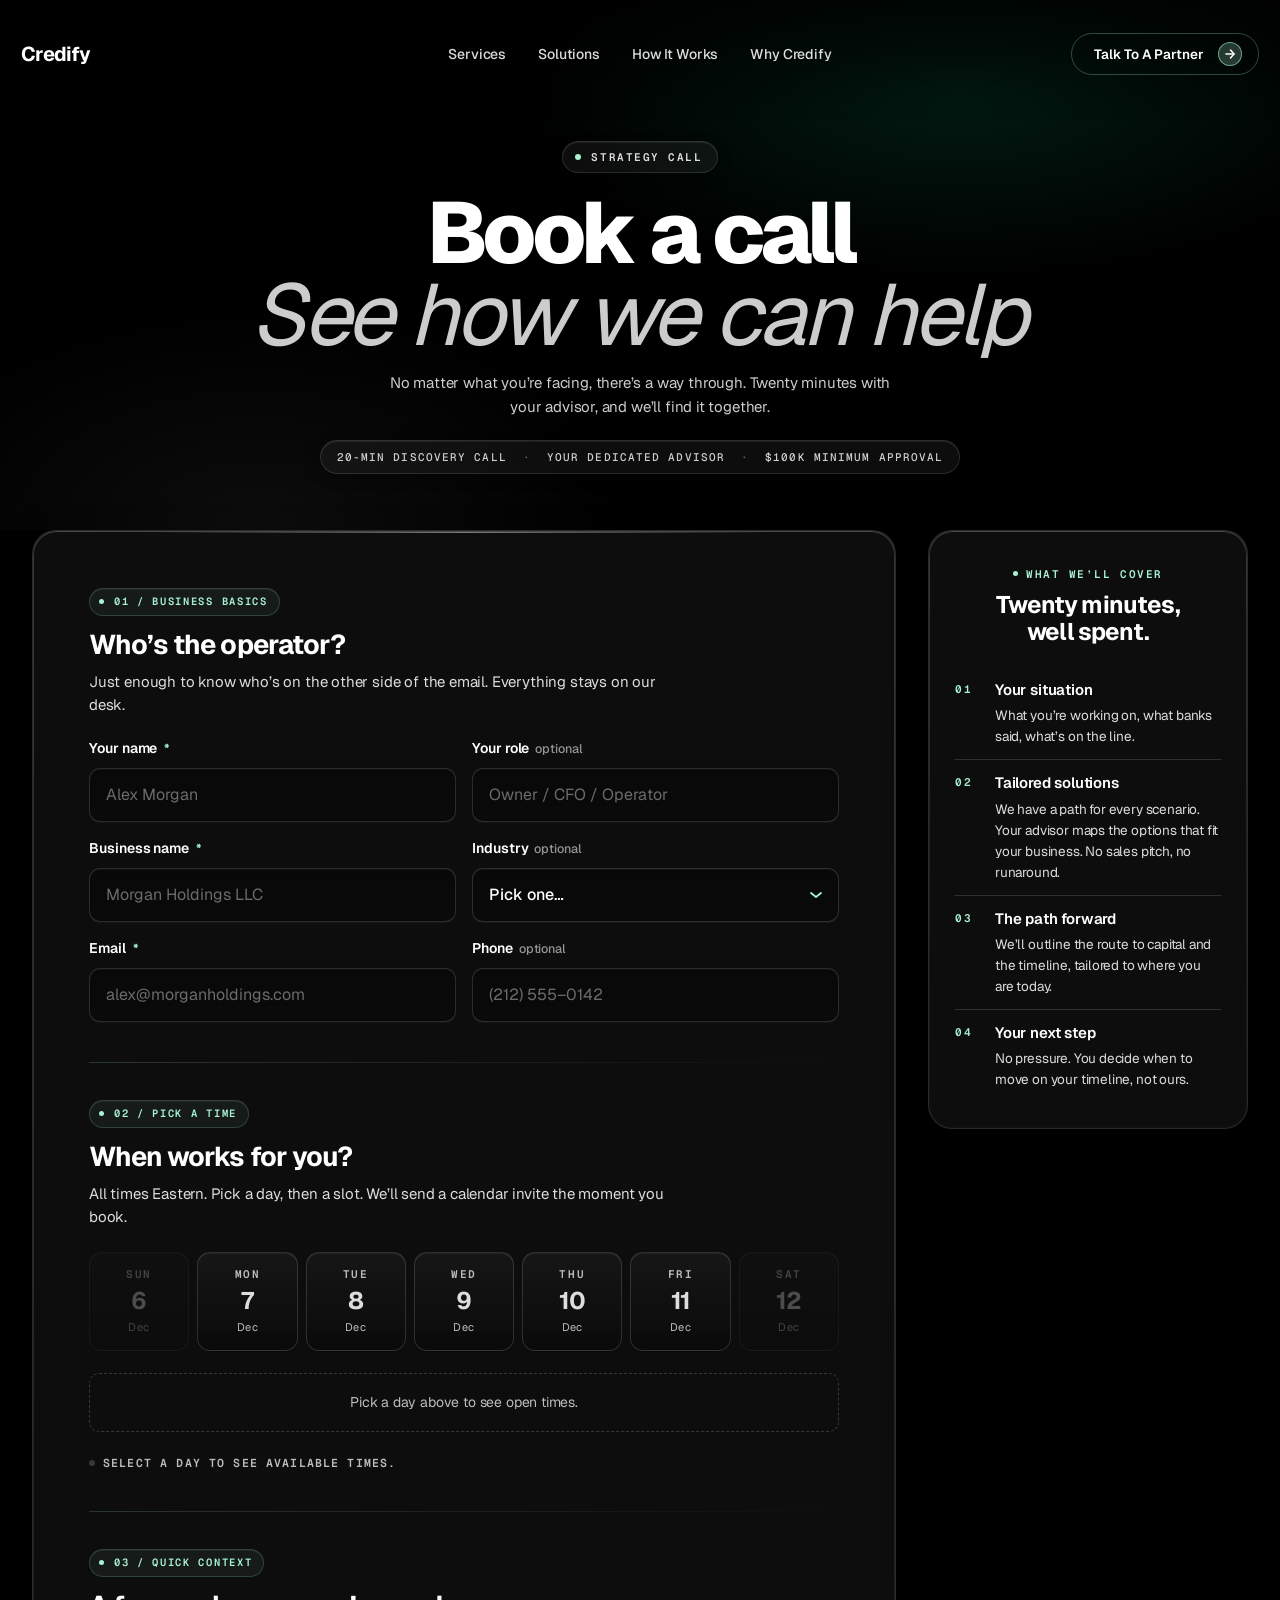
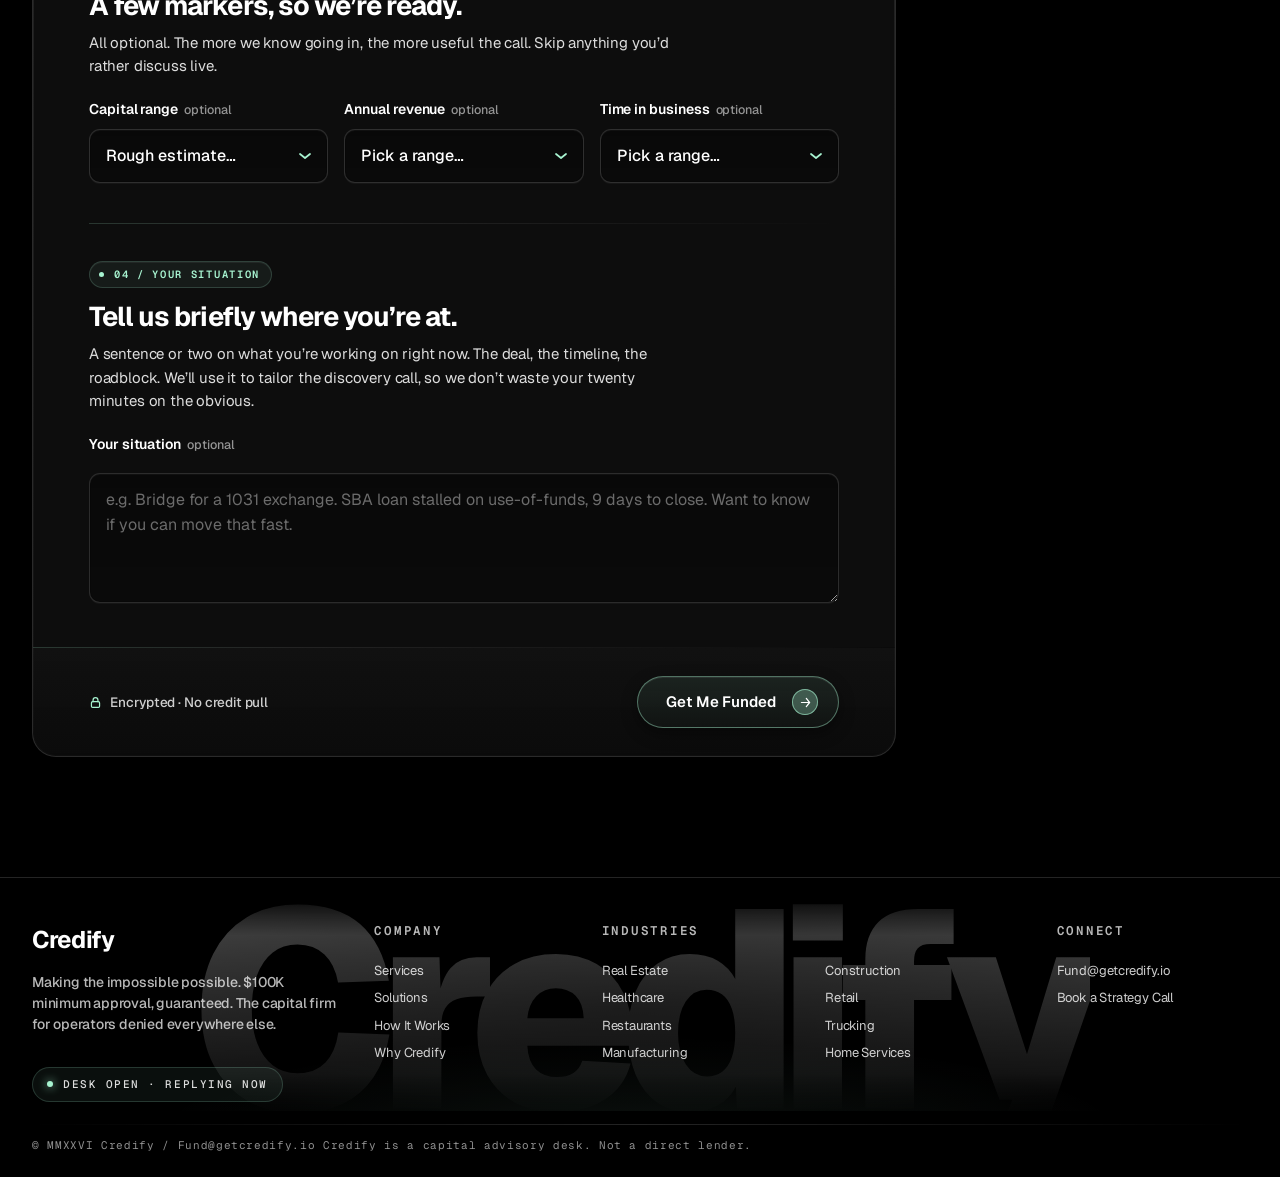
<file: apply/index.html>
<!doctype html>
<html lang="en">
<head>
<meta charset="UTF-8" />
<meta name="viewport" content="width=device-width, initial-scale=1.0" />
<title>Credify // Book a Strategy Call</title>
<meta name="description" content="Book a 20-minute strategy call with our desk. We'll review your situation and tell you straight if and how we can help. No credit pull, no commitment." />
<meta name="theme-color" content="#000000" />
<link rel="canonical" href="https://getcredify.io/apply" />

<link rel="preconnect" href="https://fonts.googleapis.com" />
<link rel="preconnect" href="https://fonts.gstatic.com" crossorigin />
<link rel="stylesheet" href="https://fonts.googleapis.com/css2?family=Geist:wght@400;500;600;700&family=Geist+Mono:wght@400;500;600&display=swap" />

<link rel="stylesheet" href="/styles/credify.css" />

<!--
  PAGE-LOCAL STYLES, Apply only
  All chrome (nav, footer, .btn, .eyebrow-pill, .badge, .wrap) inherits from
  credify.css. We add the form vocabulary here: a glass form shell, section
  groupings, fieldset chrome, custom inputs, a sticky right-rail summary, and
  the success state.
-->
<style>
  /* ---------- APPLY HERO (compressed, the form is the focus) ---------- */
  .apply-hero {
    position: relative;
    padding: clamp(120px, 11vw, 168px) 0 clamp(40px, 5vw, 56px);
    overflow: hidden;
    isolation: isolate;
  }
  .apply-hero-mesh {
    position: absolute; inset: 0;
    background:
      radial-gradient(55% 55% at 75% 18%, rgba(16, 185, 129, 0.14), rgba(16, 185, 129, 0) 62%),
      radial-gradient(50% 70% at 20% 100%, rgba(255, 255, 255, 0.05), rgba(255, 255, 255, 0) 60%),
      #000;
    z-index: -1;
  }
  .apply-hero-inner {
    text-align: center;
    max-width: 1000px;
    margin: 0 auto;
    padding: 0 24px;
  }
  /* Eyebrow above the H1, anchors the page to the sticky-nav vocabulary */
  .apply-hero-eyebrow {
    display: inline-flex;
    align-items: center;
    gap: 10px;
    padding: 7px 14px 7px 12px;
    border-radius: 9999px;
    background: rgba(255, 255, 255, 0.05);
    border: 1px solid rgba(255, 255, 255, 0.12);
    backdrop-filter: blur(14px) saturate(140%);
    -webkit-backdrop-filter: blur(14px) saturate(140%);
    box-shadow:
      inset 0 1px 0 rgba(255, 255, 255, 0.08),
      0 4px 14px rgba(0, 0, 0, 0.30);
    font-family: var(--font-mono);
    font-size: 11px;
    font-weight: 600;
    letter-spacing: 0.14em;
    text-transform: uppercase;
    color: var(--fg-80);
  }
  .apply-hero-eyebrow .pip {
    width: 6px; height: 6px;
    border-radius: 50%;
    background: var(--emerald);
  }
  .apply-hero h1 {
    font-family: var(--font-sans);
    font-weight: 800;
    font-size: clamp(2.8rem, 6.8vw, 5.4rem);
    letter-spacing: -0.052em;
    line-height: 0.95;
    color: var(--foreground);
    margin: 18px 0 16px;
    text-wrap: balance;
  }
  .apply-hero h1 em {
    font-style: italic;
    font-weight: 400;
    color: var(--fg-70);
    letter-spacing: -0.04em;
  }
  .apply-hero-sub {
    font-family: var(--font-sans);
    font-size: clamp(15px, 1.1vw, 17px);
    line-height: 1.55;
    color: var(--fg-70);
    max-width: 52ch;
    margin: 0 auto;
    text-wrap: pretty;
  }
  .apply-trust-strip {
    display: inline-flex;
    align-items: center; gap: 16px;
    margin-top: 22px;
    padding: 8px 16px;
    border-radius: 9999px;
    /* Match the sticky-nav glass exactly */
    background: rgba(255, 255, 255, 0.05);
    border: 1px solid rgba(255, 255, 255, 0.12);
    backdrop-filter: blur(14px) saturate(140%);
    -webkit-backdrop-filter: blur(14px) saturate(140%);
    box-shadow:
      inset 0 1px 0 rgba(255, 255, 255, 0.08),
      0 4px 14px rgba(0, 0, 0, 0.30);
    font-family: var(--font-mono);
    font-size: 11px;
    font-weight: 500;
    letter-spacing: 0.10em;
    text-transform: uppercase;
    color: var(--fg-70);
  }
  .apply-trust-strip .sep { color: var(--fg-30); }
  .apply-trust-strip .pip {
    width: 6px; height: 6px;
    border-radius: 50%;
    background: var(--emerald);
    box-shadow: 0 0 10px rgba(167,243,208,0.55);
  }

  /* ---------- LAYOUT ---------- */
  .apply-stage {
    position: relative;
    padding: 0 0 clamp(80px, 10vw, 120px);
  }
  .apply-grid {
    display: grid;
    grid-template-columns: minmax(0, 1fr) 320px;
    gap: 32px;
    align-items: start;
  }
  @media (max-width: 980px) {
    .apply-grid { grid-template-columns: 1fr; }
  }

  /* ---------- FORM SHELL (matches sticky nav glass, same surface as the rail card) ---------- */
  .apply-form-shell {
    position: relative;
    border-radius: 24px;
    padding: clamp(32px, 4.4vw, 56px);
    /* Same recipe as .nav.is-stuck .nav-inner */
    background: rgba(255, 255, 255, 0.05);
    border: 1px solid rgba(255, 255, 255, 0.12);
    backdrop-filter: blur(14px) saturate(140%);
    -webkit-backdrop-filter: blur(14px) saturate(140%);
    isolation: isolate;
    box-shadow:
      0 10px 34px rgba(0, 0, 0, 0.35),
      inset 0 1px 0 rgba(255, 255, 255, 0.08);
  }
  .apply-form-shell::before {
    content: '';
    position: absolute; inset: 0;
    border-radius: inherit;
    padding: 1px;
    background: linear-gradient(180deg, rgba(255, 255, 255, 0.18), rgba(255, 255, 255, 0.02));
    -webkit-mask: linear-gradient(#000 0 0) content-box, linear-gradient(#000 0 0);
    -webkit-mask-composite: xor; mask-composite: exclude;
    pointer-events: none;
    z-index: 1;
  }
  .apply-form-shell::after { content: none; }
  .apply-form-card {
    position: relative;
    z-index: 2;
  }

  /* Subtle pearl-edge highlight on top of the shell to read as glass */
  .apply-form-shell-pearl {
    position: absolute;
    top: 1px; left: 14%; right: 14%;
    height: 1px;
    background: linear-gradient(90deg, transparent, rgba(255,255,255,0.45), transparent);
    border-radius: 1px;
    pointer-events: none;
    z-index: 3;
  }

  /* ---------- FORM SECTIONS ---------- */
  .form-section + .form-section {
    margin-top: 40px;
    padding-top: 36px;
    border-top: 1px solid;
    border-image: linear-gradient(90deg, rgba(167,243,208,0.18), rgba(255,255,255,0.10) 30%, rgba(255,255,255,0)) 1;
  }
  .form-section-head {
    margin-bottom: 0;
  }
  .form-section-num {
    font-family: var(--font-mono);
    font-size: 10.5px;
    font-weight: 600;
    letter-spacing: 0.16em;
    text-transform: uppercase;
    color: var(--emerald);
    display: inline-flex;
    align-items: center;
    gap: 10px;
    margin-bottom: 14px;
    padding: 5px 11px 5px 9px;
    border-radius: 9999px;
    background: rgba(167, 243, 208, 0.06);
    border: 1px solid rgba(167, 243, 208, 0.18);
    box-shadow: inset 0 1px 0 rgba(255, 255, 255, 0.06);
  }
  .form-section-num::before {
    content: '';
    width: 5px; height: 5px;
    border-radius: 50%;
    background: var(--emerald);
  }
  .form-section-title {
    font-family: var(--font-sans);
    font-weight: 700;
    font-size: clamp(1.4rem, 2.2vw, 1.7rem);
    letter-spacing: -0.035em;
    line-height: 1.1;
    color: #ffffff;
    margin: 0;
  }
  .form-section-sub {
    font-family: var(--font-sans);
    font-size: 15px;
    line-height: 1.55;
    color: var(--fg-80);
    margin: 10px 0 0;
    max-width: 60ch;
  }

  /* ---------- FIELDS ---------- */
  .field-grid {
    display: grid;
    grid-template-columns: repeat(2, minmax(0, 1fr));
    gap: 16px;
    margin-top: 22px;
  }
  .field-grid--3 { grid-template-columns: repeat(3, minmax(0, 1fr)); }
  .field-grid .full { grid-column: 1 / -1; }
  @media (max-width: 700px) {
    .field-grid, .field-grid--3 { grid-template-columns: 1fr; }
  }

  .field {
    display: flex; flex-direction: column;
    gap: 9px;
  }
  /* High-contrast sentence-case labels, bolder, bigger, plain sans.
     Easier to scan than small all-caps mono labels. */
  .field-label {
    font-family: var(--font-sans);
    font-size: 14px;
    font-weight: 600;
    letter-spacing: -0.005em;
    color: #ffffff;
    display: inline-flex;
    align-items: baseline;
    flex-wrap: wrap;
    gap: 4px 6px;
  }
  .field-label .req {
    color: var(--emerald);
    font-size: 13px;
    margin-left: 1px;
    line-height: 1;
    white-space: nowrap;
  }
  .field-label .opt {
    color: var(--fg-45);
    font-size: 12.5px;
    font-weight: 500;
    letter-spacing: -0.005em;
    white-space: nowrap;
  }

  .field-input,
  .field-select,
  .field-textarea {
    width: 100%;
    font-family: var(--font-sans);
    font-size: 16px;
    font-weight: 500;
    color: #ffffff;
    /* Inputs sit slightly recessed inside the shell with a deeper plate */
    background: linear-gradient(180deg, rgba(0,0,0,0.32) 0%, rgba(0,0,0,0.20) 100%);
    border: 1px solid rgba(255, 255, 255, 0.14);
    border-radius: 11px;
    padding: 14px 16px;
    min-height: 52px;
    box-shadow:
      inset 0 1px 0 rgba(255,255,255,0.04),
      inset 0 0 0 1px rgba(0,0,0,0.20),
      0 1px 0 rgba(255,255,255,0.04);
    transition:
      border-color 200ms cubic-bezier(0.32, 0.72, 0, 1),
      background 200ms cubic-bezier(0.32, 0.72, 0, 1),
      box-shadow 200ms cubic-bezier(0.32, 0.72, 0, 1);
    outline: none;
  }
  .field-input::placeholder,
  .field-textarea::placeholder {
    color: rgba(255,255,255,0.40);
    font-weight: 400;
  }
  .field-input:hover,
  .field-select:hover,
  .field-textarea:hover {
    border-color: rgba(255,255,255,0.26);
    background: linear-gradient(180deg, rgba(0,0,0,0.26) 0%, rgba(0,0,0,0.14) 100%);
  }
  .field-input:focus,
  .field-select:focus,
  .field-textarea:focus {
    border-color: rgba(167, 243, 208, 0.90);
    background: linear-gradient(180deg, rgba(167,243,208,0.04) 0%, rgba(0,0,0,0.18) 100%);
    box-shadow:
      inset 0 1px 0 rgba(255,255,255,0.06),
      0 0 0 3px rgba(167, 243, 208, 0.22),
      0 0 24px -6px rgba(167, 243, 208, 0.40);
  }
  .field-textarea {
    min-height: 130px;
    resize: vertical;
    font-family: var(--font-sans);
    line-height: 1.55;
  }

  /* Custom select chevron */
  .field-select {
    appearance: none;
    -webkit-appearance: none;
    background-image:
      url("data:image/svg+xml;utf8,<svg xmlns='http://www.w3.org/2000/svg' width='12' height='8' viewBox='0 0 12 8' fill='none' stroke='%23a7f3d0' stroke-width='1.75' stroke-linecap='round' stroke-linejoin='round'><path d='M1 2l5 4 5-4'/></svg>"),
      linear-gradient(180deg, rgba(0,0,0,0.32) 0%, rgba(0,0,0,0.20) 100%);
    background-repeat: no-repeat, no-repeat;
    background-position: right 16px center, 0 0;
    background-size: auto, 100% 100%;
    padding-right: 44px;
    cursor: pointer;
  }
  .field-select option {
    background: #0a0a0a;
    color: #ffffff;
  }

  /* (legacy currency-input chrome retired with the funding-amount field) */

  /* ---------- DAY/SLOT PICKER ---------- */
  .slot-picker {
    display: flex;
    flex-direction: column;
    gap: 22px;
  }

  /* Day track, grid of day tiles */
  .day-track {
    display: grid;
    grid-template-columns: repeat(7, minmax(0, 1fr));
    gap: 8px;
  }
  @media (max-width: 720px) {
    .day-track {
      display: flex;
      overflow-x: auto;
      -webkit-overflow-scrolling: touch;
      scroll-snap-type: x mandatory;
      gap: 8px;
      padding-bottom: 4px;
      margin: 0 -4px;
    }
    .day-tile { flex: 0 0 84px; scroll-snap-align: start; }
  }
  .day-tile {
    position: relative;
    cursor: pointer;
    user-select: none;
    background: linear-gradient(180deg, rgba(255,255,255,0.04) 0%, rgba(0,0,0,0.18) 100%);
    border: 1px solid rgba(255, 255, 255, 0.14);
    border-radius: 13px;
    padding: 13px 8px 15px;
    text-align: center;
    font-family: var(--font-sans);
    color: var(--fg-80);
    box-shadow:
      inset 0 1px 0 rgba(255,255,255,0.05),
      0 1px 0 rgba(0,0,0,0.30);
    transition:
      border-color 200ms,
      background 200ms,
      color 200ms,
      box-shadow 200ms,
      transform 220ms cubic-bezier(0.32, 0.72, 0, 1);
  }
  .day-tile:hover:not(.is-disabled) {
    border-color: rgba(255,255,255,0.28);
    background: linear-gradient(180deg, rgba(255,255,255,0.07) 0%, rgba(0,0,0,0.12) 100%);
    color: #ffffff;
    transform: translateY(-1px);
  }
  .day-tile.is-active {
    background:
      linear-gradient(180deg, rgba(167, 243, 208, 0.20), rgba(167, 243, 208, 0.05));
    border-color: rgba(167, 243, 208, 0.55);
    color: var(--foreground);
    box-shadow:
      inset 0 1px 0 rgba(255,255,255,0.10),
      0 0 28px -6px rgba(167, 243, 208, 0.55);
  }
  .day-tile.is-disabled {
    opacity: 0.30;
    cursor: not-allowed;
  }
  .day-tile-dow {
    display: block;
    font-family: var(--font-mono);
    font-size: 11px;
    font-weight: 600;
    letter-spacing: 0.14em;
    text-transform: uppercase;
    color: var(--fg-60);
    margin-bottom: 6px;
  }
  .day-tile.is-active .day-tile-dow { color: var(--emerald); }
  .day-tile-day {
    display: block;
    font-size: 24px;
    font-weight: 700;
    letter-spacing: -0.025em;
    line-height: 1.0;
    color: inherit;
  }
  .day-tile-mo {
    display: block;
    font-size: 11px;
    color: var(--fg-60);
    margin-top: 6px;
    letter-spacing: 0.04em;
  }

  /* Slot grid, time chips */
  .slot-grid {
    display: grid;
    grid-template-columns: repeat(4, minmax(0, 1fr));
    gap: 8px;
    min-height: 48px;
  }
  @media (max-width: 720px) {
    .slot-grid { grid-template-columns: repeat(3, minmax(0, 1fr)); }
  }
  @media (max-width: 460px) {
    .slot-grid { grid-template-columns: repeat(2, minmax(0, 1fr)); }
  }
  .slot-btn {
    cursor: pointer;
    padding: 13px 10px;
    border-radius: 10px;
    background: linear-gradient(180deg, rgba(255,255,255,0.04) 0%, rgba(0,0,0,0.18) 100%);
    border: 1px solid rgba(255, 255, 255, 0.14);
    font-family: var(--font-mono);
    font-size: 13px;
    font-weight: 600;
    letter-spacing: 0.02em;
    color: #ffffff;
    text-align: center;
    box-shadow:
      inset 0 1px 0 rgba(255,255,255,0.04),
      0 1px 0 rgba(0,0,0,0.30);
    transition:
      border-color 200ms,
      background 200ms,
      color 200ms,
      box-shadow 200ms,
      transform 220ms cubic-bezier(0.32, 0.72, 0, 1);
  }
  .slot-btn:hover:not(:disabled) {
    border-color: rgba(255,255,255,0.30);
    background: linear-gradient(180deg, rgba(255,255,255,0.07) 0%, rgba(0,0,0,0.12) 100%);
    transform: translateY(-1px);
  }
  .slot-btn.is-active {
    background:
      linear-gradient(180deg, rgba(167, 243, 208, 0.20), rgba(167, 243, 208, 0.05));
    border-color: rgba(167, 243, 208, 0.60);
    color: var(--emerald);
    box-shadow:
      inset 0 1px 0 rgba(255,255,255,0.10),
      0 0 24px -6px rgba(167, 243, 208, 0.55);
  }
  .slot-btn:disabled {
    opacity: 0.32;
    cursor: not-allowed;
    text-decoration: line-through;
    text-decoration-color: rgba(255,255,255,0.25);
  }
  .slot-grid-empty {
    grid-column: 1 / -1;
    padding: 18px 12px;
    border: 1px dashed rgba(255,255,255,0.18);
    border-radius: 10px;
    text-align: center;
    font-family: var(--font-sans);
    font-size: 14px;
    color: var(--fg-60);
  }

  /* Slot hint pip */
  .slot-hint {
    display: inline-flex;
    align-items: center;
    gap: 8px;
    margin: 0;
    font-family: var(--font-mono);
    font-size: 11.5px;
    font-weight: 600;
    letter-spacing: 0.10em;
    text-transform: uppercase;
    color: var(--fg-60);
  }
  .slot-hint.is-confirmed { color: var(--emerald); }
  .slot-hint-pip {
    width: 6px; height: 6px;
    border-radius: 50%;
    background: rgba(255,255,255,0.18);
    transition: background 220ms, box-shadow 220ms;
  }
  .slot-hint.is-confirmed .slot-hint-pip {
    background: var(--emerald);
  }

  /* ---------- BUTTON (primary submit, emerald-edged pill) ---------- */
  .btn-book {
    position: relative;
    overflow: hidden;
    isolation: isolate;
    height: 52px;
    padding: 0 28px;
    border-radius: 9999px;
    border: 1px solid rgba(167, 243, 208, 0.42);
    background:
      linear-gradient(180deg, rgba(167, 243, 208, 0.10) 0%, rgba(167, 243, 208, 0.04) 100%),
      rgba(10, 10, 10, 0.6);
    color: #ffffff;
    font-family: var(--font-sans);
    font-size: 15px;
    font-weight: 600;
    letter-spacing: -0.005em;
    cursor: pointer;
    display: inline-flex; align-items: center; gap: 12px;
    transition:
      transform 220ms cubic-bezier(0.32, 0.72, 0, 1),
      border-color 220ms,
      background 220ms,
      box-shadow 220ms;
    box-shadow:
      inset 0 1px 0 rgba(255, 255, 255, 0.08),
      0 6px 16px rgba(0, 0, 0, 0.40);
  }
  .btn-book::before {
    content: '';
    position: absolute;
    top: 0; left: -40%;
    width: 40%; height: 100%;
    background: linear-gradient(90deg,
      rgba(167,243,208,0) 0%,
      rgba(167,243,208,0.14) 50%,
      rgba(167,243,208,0) 100%);
    animation: book-sweep 4.2s ease-in-out infinite;
    z-index: -1;
  }
  @keyframes book-sweep {
    0%   { left: -40%; }
    50%  { left: 100%; }
    100% { left: 100%; }
  }
  .btn-book:hover {
    transform: translateY(-1px);
    border-color: rgba(167, 243, 208, 0.65);
    box-shadow:
      inset 0 1px 0 rgba(255, 255, 255, 0.10),
      0 10px 22px rgba(0, 0, 0, 0.45),
      0 0 28px -10px rgba(167, 243, 208, 0.40);
  }
  .btn-book .btn-icon {
    width: 26px; height: 26px;
    border-radius: 9999px;
    background: rgba(167, 243, 208, 0.28);
    box-shadow: inset 0 0 0 1px rgba(167, 243, 208, 0.6);
    color: #ffffff;
    display: inline-flex; align-items: center; justify-content: center;
    transition: background 220ms;
  }
  .btn-book:hover .btn-icon { background: rgba(167, 243, 208, 0.42); }
  .btn-book .btn-icon svg { width: 13px; height: 13px; }
  @media (prefers-reduced-motion: reduce) {
    .btn-book::before { animation: none; }
  }

  /* ---------- FORM FOOT (submit row, set off with a quiet warm scrim) ---------- */
  .form-foot {
    position: relative;
    margin: 44px calc(-1 * clamp(32px, 4.4vw, 56px)) calc(-1 * clamp(32px, 4.4vw, 56px));
    padding: 28px clamp(32px, 4.4vw, 56px);
    border-top: 1px solid;
    border-image: linear-gradient(90deg, rgba(167,243,208,0.20), rgba(255,255,255,0.10) 30%, rgba(255,255,255,0)) 1;
    background:
      linear-gradient(180deg, rgba(255,255,255,0.015) 0%, rgba(0,0,0,0.20) 100%);
    border-bottom-left-radius: 24px;
    border-bottom-right-radius: 24px;
    display: flex; justify-content: space-between; align-items: center;
    gap: 24px;
    flex-wrap: wrap;
  }
  .form-foot-meta {
    font-family: var(--font-sans);
    font-size: 13.5px;
    font-weight: 500;
    letter-spacing: -0.005em;
    color: var(--fg-70);
    display: inline-flex; align-items: center; gap: 8px;
  }
  .form-foot-meta .lock {
    width: 13px; height: 13px;
    color: var(--emerald);
  }

  /* ---------- RIGHT RAIL: SUMMARY + WHAT HAPPENS NEXT ---------- */
  /* Override the global `overflow-x: hidden` on body/main, that creates a
     scroll context that disables `position: sticky` on descendants. We use
     `clip` instead, which prevents horizontal overflow without becoming a
     scroll container. */
  html, body { overflow-x: clip; }
  body { overflow-y: visible; }
  main { overflow-x: clip; overflow-y: visible; }

  .apply-rail {
    position: sticky;
    top: 110px;
    display: flex; flex-direction: column;
    gap: 18px;
    align-self: start;
  }
  @media (max-width: 980px) {
    .apply-rail { position: static; }
  }
  .rail-card {
    position: relative;
    border-radius: 24px;
    padding: 28px 26px 26px;
    /* Same recipe as .nav.is-stuck .nav-inner, match the form shell exactly */
    background: rgba(255, 255, 255, 0.05);
    border: 1px solid rgba(255, 255, 255, 0.12);
    backdrop-filter: blur(14px) saturate(140%);
    -webkit-backdrop-filter: blur(14px) saturate(140%);
    isolation: isolate;
    box-shadow:
      0 10px 34px rgba(0, 0, 0, 0.35),
      inset 0 1px 0 rgba(255, 255, 255, 0.08);
    overflow: hidden;
  }
  .rail-card::before {
    content: '';
    position: absolute; inset: 0;
    border-radius: inherit;
    padding: 1px;
    background: linear-gradient(180deg, rgba(255, 255, 255, 0.18), rgba(255, 255, 255, 0.02));
    -webkit-mask: linear-gradient(#000 0 0) content-box, linear-gradient(#000 0 0);
    -webkit-mask-composite: xor; mask-composite: exclude;
    pointer-events: none;
    z-index: 2;
  }
  .rail-card::after { content: none; }
  .rail-card > * { position: relative; z-index: 1; }

  .rail-eyebrow {
    font-family: var(--font-mono);
    font-size: 11px;
    font-weight: 600;
    letter-spacing: 0.14em;
    text-transform: uppercase;
    color: var(--emerald);
    display: inline-flex; align-items: center; gap: 8px;
    margin-bottom: 14px;
  }
  /* Centered variant for rail card headers */
  .rail-card-head {
    text-align: center;
    margin-bottom: 22px;
  }
  .rail-card-head .rail-eyebrow {
    margin-bottom: 10px;
  }
  .rail-card-head .rail-title {
    margin: 0;
  }
  .rail-eyebrow .pip {
    width: 5px; height: 5px;
    border-radius: 50%;
    background: var(--emerald);
  }
  .rail-title {
    font-family: var(--font-sans);
    font-weight: 700;
    font-size: clamp(1.35rem, 1.9vw, 1.5rem);
    letter-spacing: -0.035em;
    line-height: 1.1;
    color: var(--foreground);
    margin: 0 0 18px;
  }

  /* Path steps inside rail */
  .rail-steps {
    list-style: none;
    margin: 0; padding: 0;
    display: flex; flex-direction: column;
    counter-reset: rs;
  }
  .rail-steps li {
    position: relative;
    display: grid;
    grid-template-columns: 28px 1fr;
    gap: 12px;
    padding: 12px 0;
    counter-increment: rs;
  }
  .rail-steps li + li {
    border-top: 1px solid var(--border);
  }
  .rail-steps li::before {
    content: counter(rs, decimal-leading-zero);
    grid-column: 1;
    align-self: start;
    font-family: var(--font-mono);
    font-size: 11px;
    font-weight: 600;
    letter-spacing: 0.14em;
    color: var(--emerald);
    margin-top: 2px;
  }
  .rail-step-title {
    font-family: var(--font-sans);
    font-size: 15px;
    font-weight: 600;
    letter-spacing: -0.012em;
    color: #ffffff;
    margin: 0 0 4px;
  }
  .rail-step-body {
    font-family: var(--font-sans);
    font-size: 13.5px;
    line-height: 1.55;
    color: var(--fg-80);
    margin: 0;
  }

  /* Trust block at bottom of rail */
  .rail-trust {
    display: flex; flex-direction: column;
    gap: 10px;
  }
  .rail-trust-row {
    display: flex; align-items: center; gap: 10px;
    font-family: var(--font-sans);
    font-size: 14px;
    line-height: 1.5;
    color: #ffffff;
    font-weight: 500;
  }
  .rail-trust-row svg {
    width: 14px; height: 14px;
    color: var(--emerald);
    flex-shrink: 0;
  }

  /* ---------- SUCCESS STATE ---------- */
  .apply-success {
    display: none;
    text-align: center;
    padding: 48px 32px;
  }
  .apply-form-card.is-submitted .form-section,
  .apply-form-card.is-submitted .form-foot { display: none; }
  .apply-form-card.is-submitted .apply-success { display: block; }

  .success-mark {
    width: 64px; height: 64px;
    margin: 0 auto 20px;
    border-radius: 9999px;
    background: rgba(167, 243, 208, 0.10);
    border: 1px solid rgba(167, 243, 208, 0.40);
    box-shadow:
      inset 0 1px 0 rgba(255,255,255,0.10),
      0 0 28px -4px rgba(167, 243, 208, 0.55);
    display: flex; align-items: center; justify-content: center;
    color: var(--emerald);
  }
  .success-mark svg { width: 28px; height: 28px; }
  .success-h {
    font-family: var(--font-sans);
    font-weight: 700;
    font-size: clamp(1.6rem, 3vw, 2rem);
    letter-spacing: -0.035em;
    line-height: 1.05;
    color: var(--foreground);
    margin: 0 0 10px;
    text-wrap: balance;
  }
  .success-h em {
    font-style: italic;
    font-weight: 400;
    color: var(--emerald);
  }
  .success-body {
    font-family: var(--font-sans);
    font-size: 14.5px;
    line-height: 1.55;
    color: var(--fg-70);
    max-width: 50ch;
    margin: 0 auto 22px;
  }
  .success-meta {
    display: inline-flex; align-items: center; gap: 12px;
    padding: 8px 14px;
    border-radius: 9999px;
    background: rgba(167, 243, 208, 0.06);
    border: 1px solid rgba(167, 243, 208, 0.20);
    font-family: var(--font-mono);
    font-size: 11px;
    font-weight: 500;
    letter-spacing: 0.10em;
    text-transform: uppercase;
    color: var(--emerald);
  }
</style>

</head>
<body data-screen-label="Apply">

<a href="#main" class="skip-link">Skip to content</a>

<!-- =================== NAV (consistent w/ Solutions + home) =================== -->
<header class="nav" id="nav" aria-label="Primary">
  <div class="nav-inner">
    <a href="/" class="wordmark" aria-label="Credify home">Credify</a>
    <nav class="nav-links hidden md:flex" aria-label="Sections">
      <a href="/#services" class="nav-link">Services</a>
      <a href="/solutions/" class="nav-link">Solutions</a>
      <a href="/#process"  class="nav-link">How It Works</a>
      <a href="/#why"      class="nav-link">Why Credify</a>
    </nav>
    <a href="mailto:Fund@getcredify.io" class="btn btn-outline btn-compact hero-cta-main hero-cta-main--compact">
      <span class="cta-spark" aria-hidden="true"></span>
      Talk To A Partner
      <span class="btn-icon" aria-hidden="true">
        <svg viewBox="0 0 14 14" fill="none" stroke="currentColor" stroke-width="1.5" stroke-linecap="round" stroke-linejoin="round"><path d="M3 7h8"/><path d="M7.5 3l3.5 4-3.5 4"/></svg>
      </span>
    </a>
  </div>
</header>

<main id="main">

<!-- =================== HERO =================== -->
<section class="apply-hero" aria-labelledby="apply-h1">
  <div class="apply-hero-mesh" aria-hidden="true"></div>
  <div class="apply-hero-inner">
    <span class="apply-hero-eyebrow reveal" aria-hidden="true">
      <span class="pip"></span>
      Strategy Call
    </span>
    <h1 id="apply-h1" class="reveal">
      Book a call<br /><em>See how we can help</em>
    </h1>
    <p class="apply-hero-sub reveal">
      No matter what you&rsquo;re facing, there&rsquo;s a way through. Twenty minutes with your advisor, and we&rsquo;ll find it together.
    </p>
    <div class="apply-trust-strip reveal" aria-hidden="true">
      <span>20-min discovery call</span>
      <span class="sep">&middot;</span>
      <span>Your dedicated advisor</span>
      <span class="sep">&middot;</span>
      <span>$100K minimum approval</span>
    </div>
  </div>
</section>

<!-- =================== FORM STAGE =================== -->
<section class="apply-stage" aria-label="Application form">
  <div class="wrap">
    <div class="apply-grid">

      <!-- ============ FORM SHELL ============ -->
      <div class="apply-form-shell reveal">
        <span class="apply-form-shell-pearl" aria-hidden="true"></span>
        <form id="apply-form" class="apply-form-card" novalidate>

          <!-- ============ SECTION 01: BUSINESS BASICS ============ -->
          <div class="form-section">
            <span class="form-section-num">01 / Business basics</span>
            <h2 class="form-section-title">Who&rsquo;s the operator?</h2>
            <p class="form-section-sub">Just enough to know who&rsquo;s on the other side of the email. Everything stays on our desk.</p>


            <div class="field-grid">
              <div class="field">
                <label class="field-label" for="f-fname">Your name <span class="req">*</span></label>
                <input class="field-input" id="f-fname" name="fname" type="text" autocomplete="name" placeholder="Alex Morgan" required />
              </div>
              <div class="field">
                <label class="field-label" for="f-role">Your role <span class="opt">optional</span></label>
                <input class="field-input" id="f-role" name="role" type="text" autocomplete="organization-title" placeholder="Owner / CFO / Operator" />
              </div>
              <div class="field">
                <label class="field-label" for="f-business">Business name <span class="req">*</span></label>
                <input class="field-input" id="f-business" name="business" type="text" autocomplete="organization" placeholder="Morgan Holdings LLC" required />
              </div>
              <div class="field">
                <label class="field-label" for="f-industry">Industry <span class="opt">optional</span></label>
                <select class="field-select" id="f-industry" name="industry">
                  <option value="">Pick one&hellip;</option>
                  <option>Real Estate</option>
                  <option>Construction</option>
                  <option>Healthcare</option>
                  <option>Retail / E-commerce</option>
                  <option>Restaurants</option>
                  <option>Trucking &amp; Logistics</option>
                  <option>Manufacturing</option>
                  <option>Home Services</option>
                  <option>Professional Services</option>
                  <option>Other</option>
                </select>
              </div>
              <div class="field">
                <label class="field-label" for="f-email">Email <span class="req">*</span></label>
                <input class="field-input" id="f-email" name="email" type="email" autocomplete="email" placeholder="alex@morganholdings.com" required />
              </div>
              <div class="field">
                <label class="field-label" for="f-phone">Phone <span class="opt">optional</span></label>
                <input class="field-input" id="f-phone" name="phone" type="tel" autocomplete="tel" placeholder="(212) 555&ndash;0142" />
              </div>
            </div>
          </div>

          <!-- ============ SECTION 02: PICK A TIME ============ -->
          <div class="form-section">
            <span class="form-section-num">02 / Pick a time</span>
            <h2 class="form-section-title">When works for you?</h2>
            <p class="form-section-sub">All times Eastern. Pick a day, then a slot. We&rsquo;ll send a calendar invite the moment you book.</p>

            <div class="slot-picker" style="margin-top:24px;">
              <div class="day-track" role="radiogroup" aria-label="Choose a day"></div>
              <div class="slot-grid" role="radiogroup" aria-label="Choose a time"></div>
              <input type="hidden" id="f-slot" name="slot" required />
              <p class="slot-hint" id="slot-hint">
                <span class="slot-hint-pip" aria-hidden="true"></span>
                <span id="slot-hint-text">Select a day to see available times.</span>
              </p>
            </div>
          </div>

          <!-- ============ SECTION 03: CONTEXT ============ -->
          <div class="form-section">
            <span class="form-section-num">03 / Quick context</span>
            <h2 class="form-section-title">A few markers, so we&rsquo;re ready.</h2>
            <p class="form-section-sub">All optional. The more we know going in, the more useful the call. Skip anything you&rsquo;d rather discuss live.</p>

            <div class="field-grid field-grid--3">
              <div class="field">
                <label class="field-label" for="f-amount">Capital range <span class="opt">optional</span></label>
                <select class="field-select" id="f-amount" name="amount">
                  <option value="">Rough estimate&hellip;</option>
                  <option>$100K &ndash; $250K</option>
                  <option>$250K &ndash; $500K</option>
                  <option>$500K &ndash; $1M</option>
                  <option>$1M &ndash; $2.5M</option>
                  <option>$2.5M &ndash; $5M</option>
                  <option>$5M+</option>
                  <option>Not sure yet</option>
                </select>
              </div>
              <div class="field">
                <label class="field-label" for="f-revenue">Annual revenue <span class="opt">optional</span></label>
                <select class="field-select" id="f-revenue" name="revenue">
                  <option value="">Pick a range&hellip;</option>
                  <option>&lt; $250K</option>
                  <option>$250K &ndash; $1M</option>
                  <option>$1M &ndash; $5M</option>
                  <option>$5M &ndash; $25M</option>
                  <option>$25M+</option>
                  <option>Pre-revenue</option>
                </select>
              </div>
              <div class="field">
                <label class="field-label" for="f-time">Time in business <span class="opt">optional</span></label>
                <select class="field-select" id="f-time" name="time-in-business">
                  <option value="">Pick a range&hellip;</option>
                  <option>&lt; 1 year</option>
                  <option>1 &ndash; 2 years</option>
                  <option>2 &ndash; 5 years</option>
                  <option>5 &ndash; 10 years</option>
                  <option>10+ years</option>
                </select>
              </div>
            </div>
          </div>

          <!-- ============ SECTION 04: WHAT TO COVER ============ -->
          <div class="form-section">
            <span class="form-section-num">04 / Your situation</span>
            <h2 class="form-section-title">Tell us briefly where you&rsquo;re at.</h2>
            <p class="form-section-sub">A sentence or two on what you&rsquo;re working on right now. The deal, the timeline, the roadblock. We&rsquo;ll use it to tailor the discovery call, so we don&rsquo;t waste your twenty minutes on the obvious.</p>

            <div class="field full" style="margin-top:22px;">
              <label class="field-label" for="f-notes" style="margin-bottom:9px;">Your situation <span class="opt">optional</span></label>
              <textarea class="field-textarea" id="f-notes" name="notes" placeholder="e.g. Bridge for a 1031 exchange. SBA loan stalled on use-of-funds, 9 days to close. Want to know if you can move that fast."></textarea>
            </div>
          </div>

          <!-- ============ FORM FOOT ============ -->
          <footer class="form-foot">
            <span class="form-foot-meta">
              <svg class="lock" viewBox="0 0 16 16" fill="none" stroke="currentColor" stroke-width="1.5" stroke-linecap="round" stroke-linejoin="round" aria-hidden="true"><rect x="3" y="7" width="10" height="7" rx="1.5"/><path d="M5 7V5a3 3 0 0 1 6 0v2"/></svg>
              Encrypted &middot; No credit pull
            </span>
            <button type="submit" class="btn-book">
              Get Me Funded
              <span class="btn-icon" aria-hidden="true">
                <svg viewBox="0 0 16 16" fill="none" stroke="currentColor" stroke-width="1.5" stroke-linecap="round" stroke-linejoin="round"><path d="M3 8h10"/><path d="M9 3l4 5-4 5"/></svg>
              </span>
            </button>
          </footer>

          <!-- ============ SUCCESS STATE ============ -->
          <div class="apply-success" role="status" aria-live="polite">
            <div class="success-mark" aria-hidden="true">
              <svg viewBox="0 0 24 24" fill="none" stroke="currentColor" stroke-width="2" stroke-linecap="round" stroke-linejoin="round"><path d="M5 12.5l4.5 4.5L19 7.5"/></svg>
            </div>
            <h2 class="success-h">Booked. <em>You&rsquo;re on the calendar.</em></h2>
            <p class="success-body">A confirmation just hit your inbox with the dial-in for <strong style="color: var(--foreground);" id="success-when">your call</strong>. If anything changes, just reply to that email. Need to talk sooner? Call <strong style="color: var(--foreground);">(212) 555&ndash;0142</strong> and ask for the desk.</p>
            <span class="success-meta">
              <span class="pip" style="width:6px;height:6px;border-radius:50%;background:var(--emerald);"></span>
              Calendar invite sent &middot; See you then
            </span>
          </div>
        </form>
      </div>

      <!-- ============ RIGHT RAIL ============ -->
      <aside class="apply-rail" aria-label="What to expect">
        <div class="rail-card">
          <header class="rail-card-head">
            <span class="rail-eyebrow"><span class="pip"></span> What we&rsquo;ll cover</span>
            <h3 class="rail-title">Twenty minutes, well spent.</h3>
          </header>
          <ol class="rail-steps">
            <li>
              <div>
                <p class="rail-step-title">Your situation</p>
                <p class="rail-step-body">What you&rsquo;re working on, what banks said, what&rsquo;s on the line.</p>
              </div>
            </li>
            <li>
              <div>
                <p class="rail-step-title">Tailored solutions</p>
                <p class="rail-step-body">We have a path for every scenario. Your advisor maps the options that fit your business. No sales pitch, no runaround.</p>
              </div>
            </li>
            <li>
              <div>
                <p class="rail-step-title">The path forward</p>
                <p class="rail-step-body">We&rsquo;ll outline the route to capital and the timeline, tailored to where you are today.</p>
              </div>
            </li>
            <li>
              <div>
                <p class="rail-step-title">Your next step</p>
                <p class="rail-step-body">No pressure. You decide when to move on your timeline, not ours.</p>
              </div>
            </li>
          </ol>
        </div>
      </aside>

    </div>
  </div>
</section>

</main>

<!-- =================== FOOTER (consistent w/ Solutions) =================== -->
<footer class="footer-stage">
  <div class="footer-mark-bg" aria-hidden="true">
    <span class="footer-mark-glow"></span>
    <span class="footer-mark-text">Credify</span>
  </div>
  <div class="wrap footer-stage-inner">
    <div class="footer-grid">
      <div class="footer-brand">
        <div class="wordmark" style="font-size:24px;">Credify</div>
        <p class="footer-tagline">Making the impossible possible. $100K minimum approval, guaranteed. The capital firm for operators denied everywhere else.</p>
        <span class="footer-status"><span class="footer-pip" aria-hidden="true"></span> Desk Open &middot; Replying Now</span>
      </div>
      <div class="footer-col">
        <div class="footer-col-label">Company</div>
        <a href="/#services" class="footer-link">Services</a>
        <a href="/solutions/" class="footer-link">Solutions</a>
        <a href="/#process"  class="footer-link">How It Works</a>
        <a href="/#why"      class="footer-link">Why Credify</a>
      </div>
      <div class="footer-col footer-col--services-wide">
        <div class="footer-col-label">Industries</div>
        <div class="footer-link-grid">
          <a href="/solutions/#real-estate" class="footer-link">Real Estate</a>
          <a href="/solutions/#construction" class="footer-link">Construction</a>
          <a href="/solutions/#healthcare" class="footer-link">Healthcare</a>
          <a href="/solutions/#retail" class="footer-link">Retail</a>
          <a href="/solutions/#restaurants" class="footer-link">Restaurants</a>
          <a href="/solutions/#trucking" class="footer-link">Trucking</a>
          <a href="/solutions/#manufacturing" class="footer-link">Manufacturing</a>
          <a href="/solutions/#home-services" class="footer-link">Home Services</a>
        </div>
      </div>
      <div class="footer-col">
        <div class="footer-col-label">Connect</div>
        <a href="mailto:Fund@getcredify.io" class="footer-link">Fund@getcredify.io</a>
        <a href="/apply/" class="footer-link">Book a Strategy Call</a>
      </div>
    </div>

    <div class="footer-rule"></div>

    <div class="flex items-center justify-between footer-fine" style="gap:20px; flex-wrap:wrap;">
      <span>&copy; MMXXVI Credify / Fund@getcredify.io</span>
      <span>Credify is a capital advisory desk. Not a direct lender.</span>
    </div>
  </div>
</footer>

<script>
  (function () {
    const reduce = window.matchMedia('(prefers-reduced-motion: reduce)').matches;

    // ---------- Sticky nav background on scroll ----------
    const nav = document.getElementById('nav');
    const onScroll = () => {
      if (!nav) return;
      if (window.scrollY > 24) nav.classList.add('is-stuck');
      else nav.classList.remove('is-stuck');
    };
    window.addEventListener('scroll', onScroll, { passive: true });
    onScroll();

    // ---------- Reveal-on-scroll ----------
    if (!reduce && 'IntersectionObserver' in window) {
      const io = new IntersectionObserver((entries) => {
        entries.forEach(entry => {
          if (entry.isIntersecting) {
            entry.target.classList.add('is-in');
            io.unobserve(entry.target);
          }
        });
      }, { threshold: 0.12, rootMargin: '0px 0px -60px 0px' });
      document.querySelectorAll('.reveal').forEach(el => io.observe(el));
    } else {
      document.querySelectorAll('.reveal').forEach(el => el.classList.add('is-in'));
    }

    // ---------- Day / time-slot picker ----------
    // Generates the next 14 weekdays. Weekends are shown but disabled
    // (the desk is closed). Each weekday gets a randomized but stable subset
    // of available time slots between 9am and 5pm ET, so the page feels real
    //, some slots are already taken.
    const dayTrack  = document.querySelector('.day-track');
    const slotGrid  = document.querySelector('.slot-grid');
    const slotInput = document.getElementById('f-slot');
    const slotHint  = document.getElementById('slot-hint');
    const slotHintText = document.getElementById('slot-hint-text');

    const DOW = ['Sun', 'Mon', 'Tue', 'Wed', 'Thu', 'Fri', 'Sat'];
    const MO  = ['Jan', 'Feb', 'Mar', 'Apr', 'May', 'Jun', 'Jul', 'Aug', 'Sep', 'Oct', 'Nov', 'Dec'];
    // Half-hour slots, 9:00am – 4:30pm ET (last call starts 4:30, ends 4:50)
    const SLOTS = [
      '9:00 AM', '9:30 AM', '10:00 AM', '10:30 AM',
      '11:00 AM', '11:30 AM', '12:00 PM', '12:30 PM',
      '1:00 PM', '1:30 PM', '2:00 PM', '2:30 PM',
      '3:00 PM', '3:30 PM', '4:00 PM', '4:30 PM'
    ];
    // Deterministic pseudo-random based on date string, same "taken" slots
    // every load, so a user re-visiting sees a stable calendar.
    const seedHash = (s) => {
      let h = 0;
      for (let i = 0; i < s.length; i++) h = ((h << 5) - h + s.charCodeAt(i)) | 0;
      return Math.abs(h);
    };
    const isTaken = (dateStr, slotIdx) => {
      // ~35% of slots taken, roughly weighted toward midday
      const h = seedHash(dateStr + ':' + slotIdx);
      return (h % 100) < 35;
    };

    // Build the 14 upcoming days
    const days = [];
    const today = new Date();
    today.setHours(0, 0, 0, 0);
    for (let i = 0; i < 14; i++) {
      const d = new Date(today);
      d.setDate(today.getDate() + i + 1); // start tomorrow
      const dow = d.getDay();
      const isWeekend = (dow === 0 || dow === 6);
      const dateStr = d.toISOString().slice(0, 10);
      days.push({
        date: d,
        dateStr,
        dow: DOW[dow],
        day: d.getDate(),
        mo: MO[d.getMonth()],
        isWeekend
      });
    }

    // Render day track (show 7 at a time on desktop, all 14 scrollable on mobile)
    const visibleDays = window.matchMedia('(max-width: 720px)').matches ? days : days.slice(0, 7);
    let selectedDay = null;
    let selectedSlot = null;

    visibleDays.forEach(d => {
      const tile = document.createElement('button');
      tile.type = 'button';
      tile.className = 'day-tile' + (d.isWeekend ? ' is-disabled' : '');
      tile.setAttribute('role', 'radio');
      tile.setAttribute('aria-checked', 'false');
      tile.setAttribute('aria-label', `${d.dow} ${d.mo} ${d.day}${d.isWeekend ? ' (closed)' : ''}`);
      if (d.isWeekend) tile.disabled = true;
      tile.dataset.dateStr = d.dateStr;
      tile.innerHTML = `
        <span class="day-tile-dow">${d.dow}</span>
        <span class="day-tile-day">${d.day}</span>
        <span class="day-tile-mo">${d.mo}</span>
      `;
      tile.addEventListener('click', () => {
        if (d.isWeekend) return;
        selectDay(d);
      });
      dayTrack.appendChild(tile);
    });

    function renderSlots(d) {
      slotGrid.innerHTML = '';
      SLOTS.forEach((label, idx) => {
        const taken = isTaken(d.dateStr, idx);
        const btn = document.createElement('button');
        btn.type = 'button';
        btn.className = 'slot-btn';
        btn.setAttribute('role', 'radio');
        btn.setAttribute('aria-checked', 'false');
        btn.setAttribute('aria-label', `${label} on ${d.dow} ${d.mo} ${d.day}${taken ? ' (unavailable)' : ''}`);
        btn.disabled = taken;
        btn.textContent = label;
        btn.addEventListener('click', () => selectSlot(d, label, btn));
        slotGrid.appendChild(btn);
      });
    }

    function selectDay(d) {
      selectedDay = d;
      selectedSlot = null;
      slotInput.value = '';
      // Update day-tile active state
      [...dayTrack.children].forEach(t => {
        const isMe = t.dataset.dateStr === d.dateStr;
        t.classList.toggle('is-active', isMe);
        t.setAttribute('aria-checked', isMe ? 'true' : 'false');
      });
      renderSlots(d);
      slotHint.classList.remove('is-confirmed');
      slotHintText.textContent = `Choose a time for ${d.dow}, ${d.mo} ${d.day}`;
    }

    function selectSlot(d, label, btn) {
      selectedSlot = label;
      [...slotGrid.children].forEach(b => {
        b.classList.remove('is-active');
        b.setAttribute('aria-checked', 'false');
      });
      btn.classList.add('is-active');
      btn.setAttribute('aria-checked', 'true');
      const value = `${d.dow}, ${d.mo} ${d.day} · ${label} ET`;
      slotInput.value = value;
      slotHint.classList.add('is-confirmed');
      slotHintText.textContent = `Holding ${value}`;
    }

    // Empty initial slot grid hint
    if (slotGrid && !slotGrid.children.length) {
      const empty = document.createElement('div');
      empty.className = 'slot-grid-empty';
      empty.textContent = 'Pick a day above to see open times.';
      slotGrid.appendChild(empty);
    }

    // ---------- Pre-fill from URL params (e.g. ?industry=Real%20Estate) ----------
    const params = new URLSearchParams(window.location.search);
    const setIfParam = (paramKey, fieldId) => {
      const v = params.get(paramKey);
      if (!v) return;
      const el = document.getElementById(fieldId);
      if (!el) return;
      // For selects, only set if a matching option exists
      if (el.tagName === 'SELECT') {
        const found = [...el.options].find(o => o.value === v || o.textContent.trim() === v);
        if (found) el.value = found.value || found.textContent;
      } else {
        el.value = v;
      }
    };
    setIfParam('industry', 'f-industry');
    setIfParam('amount', 'f-amount');

    // ---------- Submit handling ----------
    const form = document.getElementById('apply-form');
    if (form) {
      form.addEventListener('submit', (e) => {
        e.preventDefault();
        // Native validation pass first
        if (!form.checkValidity()) {
          form.reportValidity();
          return;
        }
        // Inject booked slot into success copy
        const successWhen = document.getElementById('success-when');
        if (successWhen && slotInput && slotInput.value) {
          successWhen.textContent = slotInput.value;
        }
        form.classList.add('is-submitted');
        // Smooth scroll the success card into a comfortable position
        const card = form;
        if (card && card.scrollIntoView) {
          window.scrollTo({ top: card.getBoundingClientRect().top + window.scrollY - 120, behavior: 'smooth' });
        }
      });
    }
  })();
</script>

</body>
</html>
</file>
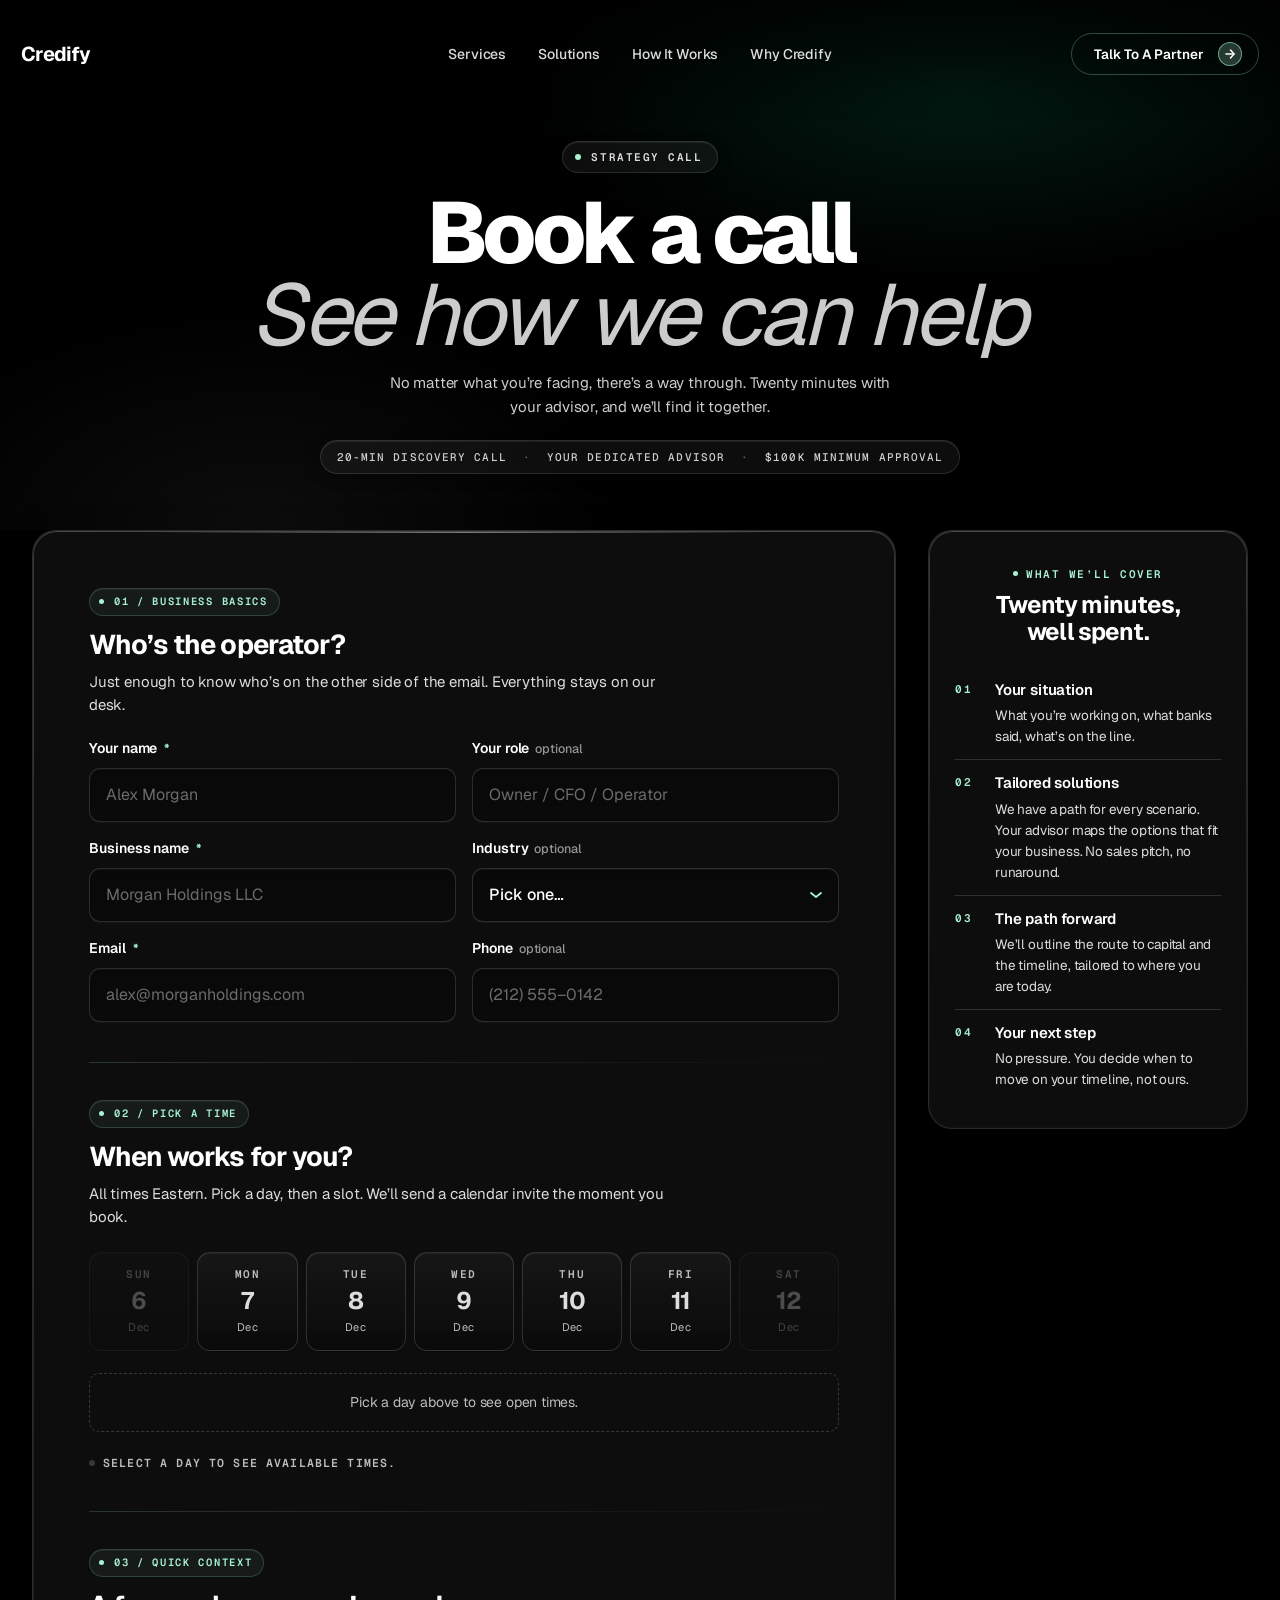
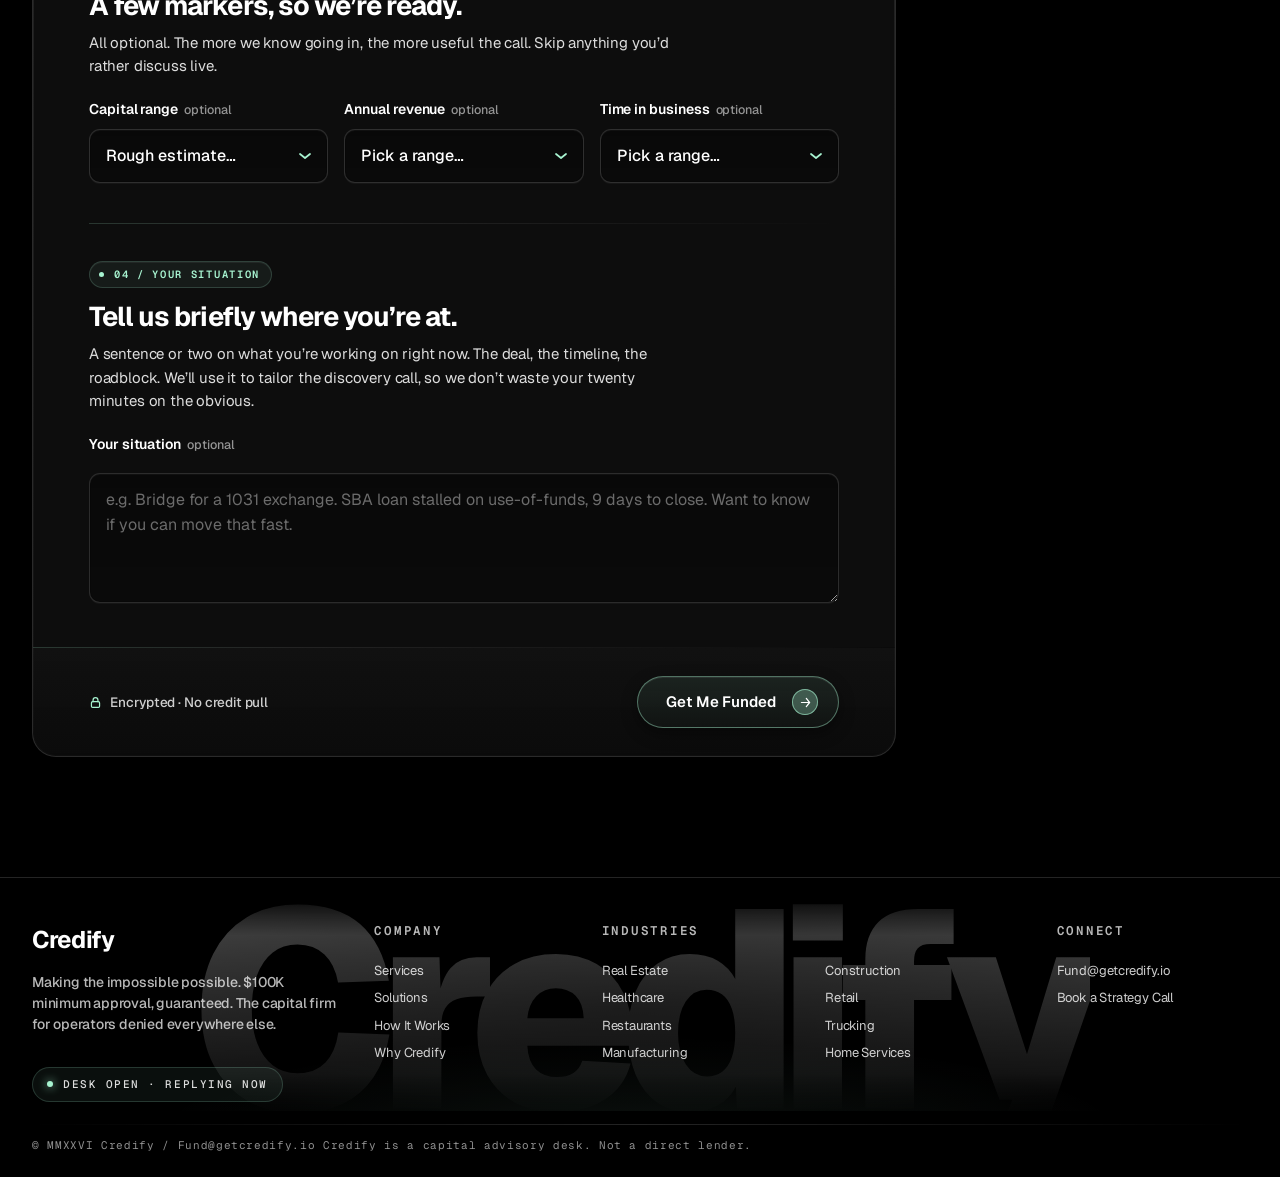
<file: Apply.html>
<!doctype html>
<html lang="en">
<head>
<meta charset="UTF-8" />
<meta name="viewport" content="width=device-width, initial-scale=1.0" />
<title>Credify // Book a Strategy Call</title>
<meta name="description" content="Book a 20-minute strategy call with our desk. We'll review your situation and tell you straight if and how we can help. No credit pull, no commitment." />
<meta name="theme-color" content="#000000" />
<link rel="canonical" href="https://www.credify.io/book" />

<link rel="preconnect" href="https://fonts.googleapis.com" />
<link rel="preconnect" href="https://fonts.gstatic.com" crossorigin />
<link rel="stylesheet" href="https://fonts.googleapis.com/css2?family=Geist:wght@400;500;600;700&family=Geist+Mono:wght@400;500;600&display=swap" />

<link rel="stylesheet" href="styles/credify.css" />

<!--
  PAGE-LOCAL STYLES, Apply only
  All chrome (nav, footer, .btn, .eyebrow-pill, .badge, .wrap) inherits from
  credify.css. We add the form vocabulary here: a glass form shell, section
  groupings, fieldset chrome, custom inputs, a sticky right-rail summary, and
  the success state.
-->
<style>
  /* ---------- APPLY HERO (compressed, the form is the focus) ---------- */
  .apply-hero {
    position: relative;
    padding: clamp(120px, 11vw, 168px) 0 clamp(40px, 5vw, 56px);
    overflow: hidden;
    isolation: isolate;
  }
  .apply-hero-mesh {
    position: absolute; inset: 0;
    background:
      radial-gradient(55% 55% at 75% 18%, rgba(16, 185, 129, 0.14), rgba(16, 185, 129, 0) 62%),
      radial-gradient(50% 70% at 20% 100%, rgba(255, 255, 255, 0.05), rgba(255, 255, 255, 0) 60%),
      #000;
    z-index: -1;
  }
  .apply-hero-inner {
    text-align: center;
    max-width: 1000px;
    margin: 0 auto;
    padding: 0 24px;
  }
  /* Eyebrow above the H1, anchors the page to the sticky-nav vocabulary */
  .apply-hero-eyebrow {
    display: inline-flex;
    align-items: center;
    gap: 10px;
    padding: 7px 14px 7px 12px;
    border-radius: 9999px;
    background: rgba(255, 255, 255, 0.05);
    border: 1px solid rgba(255, 255, 255, 0.12);
    backdrop-filter: blur(14px) saturate(140%);
    -webkit-backdrop-filter: blur(14px) saturate(140%);
    box-shadow:
      inset 0 1px 0 rgba(255, 255, 255, 0.08),
      0 4px 14px rgba(0, 0, 0, 0.30);
    font-family: var(--font-mono);
    font-size: 11px;
    font-weight: 600;
    letter-spacing: 0.14em;
    text-transform: uppercase;
    color: var(--fg-80);
  }
  .apply-hero-eyebrow .pip {
    width: 6px; height: 6px;
    border-radius: 50%;
    background: var(--emerald);
  }
  .apply-hero h1 {
    font-family: var(--font-sans);
    font-weight: 800;
    font-size: clamp(2.8rem, 6.8vw, 5.4rem);
    letter-spacing: -0.052em;
    line-height: 0.95;
    color: var(--foreground);
    margin: 18px 0 16px;
    text-wrap: balance;
  }
  .apply-hero h1 em {
    font-style: italic;
    font-weight: 400;
    color: var(--fg-70);
    letter-spacing: -0.04em;
  }
  .apply-hero-sub {
    font-family: var(--font-sans);
    font-size: clamp(15px, 1.1vw, 17px);
    line-height: 1.55;
    color: var(--fg-70);
    max-width: 52ch;
    margin: 0 auto;
    text-wrap: pretty;
  }
  .apply-trust-strip {
    display: inline-flex;
    align-items: center; gap: 16px;
    margin-top: 22px;
    padding: 8px 16px;
    border-radius: 9999px;
    /* Match the sticky-nav glass exactly */
    background: rgba(255, 255, 255, 0.05);
    border: 1px solid rgba(255, 255, 255, 0.12);
    backdrop-filter: blur(14px) saturate(140%);
    -webkit-backdrop-filter: blur(14px) saturate(140%);
    box-shadow:
      inset 0 1px 0 rgba(255, 255, 255, 0.08),
      0 4px 14px rgba(0, 0, 0, 0.30);
    font-family: var(--font-mono);
    font-size: 11px;
    font-weight: 500;
    letter-spacing: 0.10em;
    text-transform: uppercase;
    color: var(--fg-70);
  }
  .apply-trust-strip .sep { color: var(--fg-30); }
  .apply-trust-strip .pip {
    width: 6px; height: 6px;
    border-radius: 50%;
    background: var(--emerald);
    box-shadow: 0 0 10px rgba(167,243,208,0.55);
  }

  /* ---------- LAYOUT ---------- */
  .apply-stage {
    position: relative;
    padding: 0 0 clamp(80px, 10vw, 120px);
  }
  .apply-grid {
    display: grid;
    grid-template-columns: minmax(0, 1fr) 320px;
    gap: 32px;
    align-items: start;
  }
  @media (max-width: 980px) {
    .apply-grid { grid-template-columns: 1fr; }
  }

  /* ---------- FORM SHELL (matches sticky nav glass, same surface as the rail card) ---------- */
  .apply-form-shell {
    position: relative;
    border-radius: 24px;
    padding: clamp(32px, 4.4vw, 56px);
    /* Same recipe as .nav.is-stuck .nav-inner */
    background: rgba(255, 255, 255, 0.05);
    border: 1px solid rgba(255, 255, 255, 0.12);
    backdrop-filter: blur(14px) saturate(140%);
    -webkit-backdrop-filter: blur(14px) saturate(140%);
    isolation: isolate;
    box-shadow:
      0 10px 34px rgba(0, 0, 0, 0.35),
      inset 0 1px 0 rgba(255, 255, 255, 0.08);
  }
  .apply-form-shell::before {
    content: '';
    position: absolute; inset: 0;
    border-radius: inherit;
    padding: 1px;
    background: linear-gradient(180deg, rgba(255, 255, 255, 0.18), rgba(255, 255, 255, 0.02));
    -webkit-mask: linear-gradient(#000 0 0) content-box, linear-gradient(#000 0 0);
    -webkit-mask-composite: xor; mask-composite: exclude;
    pointer-events: none;
    z-index: 1;
  }
  .apply-form-shell::after { content: none; }
  .apply-form-card {
    position: relative;
    z-index: 2;
  }

  /* Subtle pearl-edge highlight on top of the shell to read as glass */
  .apply-form-shell-pearl {
    position: absolute;
    top: 1px; left: 14%; right: 14%;
    height: 1px;
    background: linear-gradient(90deg, transparent, rgba(255,255,255,0.45), transparent);
    border-radius: 1px;
    pointer-events: none;
    z-index: 3;
  }

  /* ---------- FORM SECTIONS ---------- */
  .form-section + .form-section {
    margin-top: 40px;
    padding-top: 36px;
    border-top: 1px solid;
    border-image: linear-gradient(90deg, rgba(167,243,208,0.18), rgba(255,255,255,0.10) 30%, rgba(255,255,255,0)) 1;
  }
  .form-section-head {
    margin-bottom: 0;
  }
  .form-section-num {
    font-family: var(--font-mono);
    font-size: 10.5px;
    font-weight: 600;
    letter-spacing: 0.16em;
    text-transform: uppercase;
    color: var(--emerald);
    display: inline-flex;
    align-items: center;
    gap: 10px;
    margin-bottom: 14px;
    padding: 5px 11px 5px 9px;
    border-radius: 9999px;
    background: rgba(167, 243, 208, 0.06);
    border: 1px solid rgba(167, 243, 208, 0.18);
    box-shadow: inset 0 1px 0 rgba(255, 255, 255, 0.06);
  }
  .form-section-num::before {
    content: '';
    width: 5px; height: 5px;
    border-radius: 50%;
    background: var(--emerald);
  }
  .form-section-title {
    font-family: var(--font-sans);
    font-weight: 700;
    font-size: clamp(1.4rem, 2.2vw, 1.7rem);
    letter-spacing: -0.035em;
    line-height: 1.1;
    color: #ffffff;
    margin: 0;
  }
  .form-section-sub {
    font-family: var(--font-sans);
    font-size: 15px;
    line-height: 1.55;
    color: var(--fg-80);
    margin: 10px 0 0;
    max-width: 60ch;
  }

  /* ---------- FIELDS ---------- */
  .field-grid {
    display: grid;
    grid-template-columns: repeat(2, minmax(0, 1fr));
    gap: 16px;
    margin-top: 22px;
  }
  .field-grid--3 { grid-template-columns: repeat(3, minmax(0, 1fr)); }
  .field-grid .full { grid-column: 1 / -1; }
  @media (max-width: 700px) {
    .field-grid, .field-grid--3 { grid-template-columns: 1fr; }
  }

  .field {
    display: flex; flex-direction: column;
    gap: 9px;
  }
  /* High-contrast sentence-case labels, bolder, bigger, plain sans.
     Easier to scan than small all-caps mono labels. */
  .field-label {
    font-family: var(--font-sans);
    font-size: 14px;
    font-weight: 600;
    letter-spacing: -0.005em;
    color: #ffffff;
    display: inline-flex;
    align-items: baseline;
    flex-wrap: wrap;
    gap: 4px 6px;
  }
  .field-label .req {
    color: var(--emerald);
    font-size: 13px;
    margin-left: 1px;
    line-height: 1;
    white-space: nowrap;
  }
  .field-label .opt {
    color: var(--fg-45);
    font-size: 12.5px;
    font-weight: 500;
    letter-spacing: -0.005em;
    white-space: nowrap;
  }

  .field-input,
  .field-select,
  .field-textarea {
    width: 100%;
    font-family: var(--font-sans);
    font-size: 16px;
    font-weight: 500;
    color: #ffffff;
    /* Inputs sit slightly recessed inside the shell with a deeper plate */
    background: linear-gradient(180deg, rgba(0,0,0,0.32) 0%, rgba(0,0,0,0.20) 100%);
    border: 1px solid rgba(255, 255, 255, 0.14);
    border-radius: 11px;
    padding: 14px 16px;
    min-height: 52px;
    box-shadow:
      inset 0 1px 0 rgba(255,255,255,0.04),
      inset 0 0 0 1px rgba(0,0,0,0.20),
      0 1px 0 rgba(255,255,255,0.04);
    transition:
      border-color 200ms cubic-bezier(0.32, 0.72, 0, 1),
      background 200ms cubic-bezier(0.32, 0.72, 0, 1),
      box-shadow 200ms cubic-bezier(0.32, 0.72, 0, 1);
    outline: none;
  }
  .field-input::placeholder,
  .field-textarea::placeholder {
    color: rgba(255,255,255,0.40);
    font-weight: 400;
  }
  .field-input:hover,
  .field-select:hover,
  .field-textarea:hover {
    border-color: rgba(255,255,255,0.26);
    background: linear-gradient(180deg, rgba(0,0,0,0.26) 0%, rgba(0,0,0,0.14) 100%);
  }
  .field-input:focus,
  .field-select:focus,
  .field-textarea:focus {
    border-color: rgba(167, 243, 208, 0.90);
    background: linear-gradient(180deg, rgba(167,243,208,0.04) 0%, rgba(0,0,0,0.18) 100%);
    box-shadow:
      inset 0 1px 0 rgba(255,255,255,0.06),
      0 0 0 3px rgba(167, 243, 208, 0.22),
      0 0 24px -6px rgba(167, 243, 208, 0.40);
  }
  .field-textarea {
    min-height: 130px;
    resize: vertical;
    font-family: var(--font-sans);
    line-height: 1.55;
  }

  /* Custom select chevron */
  .field-select {
    appearance: none;
    -webkit-appearance: none;
    background-image:
      url("data:image/svg+xml;utf8,<svg xmlns='http://www.w3.org/2000/svg' width='12' height='8' viewBox='0 0 12 8' fill='none' stroke='%23a7f3d0' stroke-width='1.75' stroke-linecap='round' stroke-linejoin='round'><path d='M1 2l5 4 5-4'/></svg>"),
      linear-gradient(180deg, rgba(0,0,0,0.32) 0%, rgba(0,0,0,0.20) 100%);
    background-repeat: no-repeat, no-repeat;
    background-position: right 16px center, 0 0;
    background-size: auto, 100% 100%;
    padding-right: 44px;
    cursor: pointer;
  }
  .field-select option {
    background: #0a0a0a;
    color: #ffffff;
  }

  /* (legacy currency-input chrome retired with the funding-amount field) */

  /* ---------- DAY/SLOT PICKER ---------- */
  .slot-picker {
    display: flex;
    flex-direction: column;
    gap: 22px;
  }

  /* Day track, grid of day tiles */
  .day-track {
    display: grid;
    grid-template-columns: repeat(7, minmax(0, 1fr));
    gap: 8px;
  }
  @media (max-width: 720px) {
    .day-track {
      display: flex;
      overflow-x: auto;
      -webkit-overflow-scrolling: touch;
      scroll-snap-type: x mandatory;
      gap: 8px;
      padding-bottom: 4px;
      margin: 0 -4px;
    }
    .day-tile { flex: 0 0 84px; scroll-snap-align: start; }
  }
  .day-tile {
    position: relative;
    cursor: pointer;
    user-select: none;
    background: linear-gradient(180deg, rgba(255,255,255,0.04) 0%, rgba(0,0,0,0.18) 100%);
    border: 1px solid rgba(255, 255, 255, 0.14);
    border-radius: 13px;
    padding: 13px 8px 15px;
    text-align: center;
    font-family: var(--font-sans);
    color: var(--fg-80);
    box-shadow:
      inset 0 1px 0 rgba(255,255,255,0.05),
      0 1px 0 rgba(0,0,0,0.30);
    transition:
      border-color 200ms,
      background 200ms,
      color 200ms,
      box-shadow 200ms,
      transform 220ms cubic-bezier(0.32, 0.72, 0, 1);
  }
  .day-tile:hover:not(.is-disabled) {
    border-color: rgba(255,255,255,0.28);
    background: linear-gradient(180deg, rgba(255,255,255,0.07) 0%, rgba(0,0,0,0.12) 100%);
    color: #ffffff;
    transform: translateY(-1px);
  }
  .day-tile.is-active {
    background:
      linear-gradient(180deg, rgba(167, 243, 208, 0.20), rgba(167, 243, 208, 0.05));
    border-color: rgba(167, 243, 208, 0.55);
    color: var(--foreground);
    box-shadow:
      inset 0 1px 0 rgba(255,255,255,0.10),
      0 0 28px -6px rgba(167, 243, 208, 0.55);
  }
  .day-tile.is-disabled {
    opacity: 0.30;
    cursor: not-allowed;
  }
  .day-tile-dow {
    display: block;
    font-family: var(--font-mono);
    font-size: 11px;
    font-weight: 600;
    letter-spacing: 0.14em;
    text-transform: uppercase;
    color: var(--fg-60);
    margin-bottom: 6px;
  }
  .day-tile.is-active .day-tile-dow { color: var(--emerald); }
  .day-tile-day {
    display: block;
    font-size: 24px;
    font-weight: 700;
    letter-spacing: -0.025em;
    line-height: 1.0;
    color: inherit;
  }
  .day-tile-mo {
    display: block;
    font-size: 11px;
    color: var(--fg-60);
    margin-top: 6px;
    letter-spacing: 0.04em;
  }

  /* Slot grid, time chips */
  .slot-grid {
    display: grid;
    grid-template-columns: repeat(4, minmax(0, 1fr));
    gap: 8px;
    min-height: 48px;
  }
  @media (max-width: 720px) {
    .slot-grid { grid-template-columns: repeat(3, minmax(0, 1fr)); }
  }
  @media (max-width: 460px) {
    .slot-grid { grid-template-columns: repeat(2, minmax(0, 1fr)); }
  }
  .slot-btn {
    cursor: pointer;
    padding: 13px 10px;
    border-radius: 10px;
    background: linear-gradient(180deg, rgba(255,255,255,0.04) 0%, rgba(0,0,0,0.18) 100%);
    border: 1px solid rgba(255, 255, 255, 0.14);
    font-family: var(--font-mono);
    font-size: 13px;
    font-weight: 600;
    letter-spacing: 0.02em;
    color: #ffffff;
    text-align: center;
    box-shadow:
      inset 0 1px 0 rgba(255,255,255,0.04),
      0 1px 0 rgba(0,0,0,0.30);
    transition:
      border-color 200ms,
      background 200ms,
      color 200ms,
      box-shadow 200ms,
      transform 220ms cubic-bezier(0.32, 0.72, 0, 1);
  }
  .slot-btn:hover:not(:disabled) {
    border-color: rgba(255,255,255,0.30);
    background: linear-gradient(180deg, rgba(255,255,255,0.07) 0%, rgba(0,0,0,0.12) 100%);
    transform: translateY(-1px);
  }
  .slot-btn.is-active {
    background:
      linear-gradient(180deg, rgba(167, 243, 208, 0.20), rgba(167, 243, 208, 0.05));
    border-color: rgba(167, 243, 208, 0.60);
    color: var(--emerald);
    box-shadow:
      inset 0 1px 0 rgba(255,255,255,0.10),
      0 0 24px -6px rgba(167, 243, 208, 0.55);
  }
  .slot-btn:disabled {
    opacity: 0.32;
    cursor: not-allowed;
    text-decoration: line-through;
    text-decoration-color: rgba(255,255,255,0.25);
  }
  .slot-grid-empty {
    grid-column: 1 / -1;
    padding: 18px 12px;
    border: 1px dashed rgba(255,255,255,0.18);
    border-radius: 10px;
    text-align: center;
    font-family: var(--font-sans);
    font-size: 14px;
    color: var(--fg-60);
  }

  /* Slot hint pip */
  .slot-hint {
    display: inline-flex;
    align-items: center;
    gap: 8px;
    margin: 0;
    font-family: var(--font-mono);
    font-size: 11.5px;
    font-weight: 600;
    letter-spacing: 0.10em;
    text-transform: uppercase;
    color: var(--fg-60);
  }
  .slot-hint.is-confirmed { color: var(--emerald); }
  .slot-hint-pip {
    width: 6px; height: 6px;
    border-radius: 50%;
    background: rgba(255,255,255,0.18);
    transition: background 220ms, box-shadow 220ms;
  }
  .slot-hint.is-confirmed .slot-hint-pip {
    background: var(--emerald);
  }

  /* ---------- BUTTON (primary submit, emerald-edged pill) ---------- */
  .btn-book {
    position: relative;
    overflow: hidden;
    isolation: isolate;
    height: 52px;
    padding: 0 28px;
    border-radius: 9999px;
    border: 1px solid rgba(167, 243, 208, 0.42);
    background:
      linear-gradient(180deg, rgba(167, 243, 208, 0.10) 0%, rgba(167, 243, 208, 0.04) 100%),
      rgba(10, 10, 10, 0.6);
    color: #ffffff;
    font-family: var(--font-sans);
    font-size: 15px;
    font-weight: 600;
    letter-spacing: -0.005em;
    cursor: pointer;
    display: inline-flex; align-items: center; gap: 12px;
    transition:
      transform 220ms cubic-bezier(0.32, 0.72, 0, 1),
      border-color 220ms,
      background 220ms,
      box-shadow 220ms;
    box-shadow:
      inset 0 1px 0 rgba(255, 255, 255, 0.08),
      0 6px 16px rgba(0, 0, 0, 0.40);
  }
  .btn-book::before {
    content: '';
    position: absolute;
    top: 0; left: -40%;
    width: 40%; height: 100%;
    background: linear-gradient(90deg,
      rgba(167,243,208,0) 0%,
      rgba(167,243,208,0.14) 50%,
      rgba(167,243,208,0) 100%);
    animation: book-sweep 4.2s ease-in-out infinite;
    z-index: -1;
  }
  @keyframes book-sweep {
    0%   { left: -40%; }
    50%  { left: 100%; }
    100% { left: 100%; }
  }
  .btn-book:hover {
    transform: translateY(-1px);
    border-color: rgba(167, 243, 208, 0.65);
    box-shadow:
      inset 0 1px 0 rgba(255, 255, 255, 0.10),
      0 10px 22px rgba(0, 0, 0, 0.45),
      0 0 28px -10px rgba(167, 243, 208, 0.40);
  }
  .btn-book .btn-icon {
    width: 26px; height: 26px;
    border-radius: 9999px;
    background: rgba(167, 243, 208, 0.28);
    box-shadow: inset 0 0 0 1px rgba(167, 243, 208, 0.6);
    color: #ffffff;
    display: inline-flex; align-items: center; justify-content: center;
    transition: background 220ms;
  }
  .btn-book:hover .btn-icon { background: rgba(167, 243, 208, 0.42); }
  .btn-book .btn-icon svg { width: 13px; height: 13px; }
  @media (prefers-reduced-motion: reduce) {
    .btn-book::before { animation: none; }
  }

  /* ---------- FORM FOOT (submit row, set off with a quiet warm scrim) ---------- */
  .form-foot {
    position: relative;
    margin: 44px calc(-1 * clamp(32px, 4.4vw, 56px)) calc(-1 * clamp(32px, 4.4vw, 56px));
    padding: 28px clamp(32px, 4.4vw, 56px);
    border-top: 1px solid;
    border-image: linear-gradient(90deg, rgba(167,243,208,0.20), rgba(255,255,255,0.10) 30%, rgba(255,255,255,0)) 1;
    background:
      linear-gradient(180deg, rgba(255,255,255,0.015) 0%, rgba(0,0,0,0.20) 100%);
    border-bottom-left-radius: 24px;
    border-bottom-right-radius: 24px;
    display: flex; justify-content: space-between; align-items: center;
    gap: 24px;
    flex-wrap: wrap;
  }
  .form-foot-meta {
    font-family: var(--font-sans);
    font-size: 13.5px;
    font-weight: 500;
    letter-spacing: -0.005em;
    color: var(--fg-70);
    display: inline-flex; align-items: center; gap: 8px;
  }
  .form-foot-meta .lock {
    width: 13px; height: 13px;
    color: var(--emerald);
  }

  /* ---------- RIGHT RAIL: SUMMARY + WHAT HAPPENS NEXT ---------- */
  /* Override the global `overflow-x: hidden` on body/main, that creates a
     scroll context that disables `position: sticky` on descendants. We use
     `clip` instead, which prevents horizontal overflow without becoming a
     scroll container. */
  html, body { overflow-x: clip; }
  body { overflow-y: visible; }
  main { overflow-x: clip; overflow-y: visible; }

  .apply-rail {
    position: sticky;
    top: 110px;
    display: flex; flex-direction: column;
    gap: 18px;
    align-self: start;
  }
  @media (max-width: 980px) {
    .apply-rail { position: static; }
  }
  .rail-card {
    position: relative;
    border-radius: 24px;
    padding: 28px 26px 26px;
    /* Same recipe as .nav.is-stuck .nav-inner, match the form shell exactly */
    background: rgba(255, 255, 255, 0.05);
    border: 1px solid rgba(255, 255, 255, 0.12);
    backdrop-filter: blur(14px) saturate(140%);
    -webkit-backdrop-filter: blur(14px) saturate(140%);
    isolation: isolate;
    box-shadow:
      0 10px 34px rgba(0, 0, 0, 0.35),
      inset 0 1px 0 rgba(255, 255, 255, 0.08);
    overflow: hidden;
  }
  .rail-card::before {
    content: '';
    position: absolute; inset: 0;
    border-radius: inherit;
    padding: 1px;
    background: linear-gradient(180deg, rgba(255, 255, 255, 0.18), rgba(255, 255, 255, 0.02));
    -webkit-mask: linear-gradient(#000 0 0) content-box, linear-gradient(#000 0 0);
    -webkit-mask-composite: xor; mask-composite: exclude;
    pointer-events: none;
    z-index: 2;
  }
  .rail-card::after { content: none; }
  .rail-card > * { position: relative; z-index: 1; }

  .rail-eyebrow {
    font-family: var(--font-mono);
    font-size: 11px;
    font-weight: 600;
    letter-spacing: 0.14em;
    text-transform: uppercase;
    color: var(--emerald);
    display: inline-flex; align-items: center; gap: 8px;
    margin-bottom: 14px;
  }
  /* Centered variant for rail card headers */
  .rail-card-head {
    text-align: center;
    margin-bottom: 22px;
  }
  .rail-card-head .rail-eyebrow {
    margin-bottom: 10px;
  }
  .rail-card-head .rail-title {
    margin: 0;
  }
  .rail-eyebrow .pip {
    width: 5px; height: 5px;
    border-radius: 50%;
    background: var(--emerald);
  }
  .rail-title {
    font-family: var(--font-sans);
    font-weight: 700;
    font-size: clamp(1.35rem, 1.9vw, 1.5rem);
    letter-spacing: -0.035em;
    line-height: 1.1;
    color: var(--foreground);
    margin: 0 0 18px;
  }

  /* Path steps inside rail */
  .rail-steps {
    list-style: none;
    margin: 0; padding: 0;
    display: flex; flex-direction: column;
    counter-reset: rs;
  }
  .rail-steps li {
    position: relative;
    display: grid;
    grid-template-columns: 28px 1fr;
    gap: 12px;
    padding: 12px 0;
    counter-increment: rs;
  }
  .rail-steps li + li {
    border-top: 1px solid var(--border);
  }
  .rail-steps li::before {
    content: counter(rs, decimal-leading-zero);
    grid-column: 1;
    align-self: start;
    font-family: var(--font-mono);
    font-size: 11px;
    font-weight: 600;
    letter-spacing: 0.14em;
    color: var(--emerald);
    margin-top: 2px;
  }
  .rail-step-title {
    font-family: var(--font-sans);
    font-size: 15px;
    font-weight: 600;
    letter-spacing: -0.012em;
    color: #ffffff;
    margin: 0 0 4px;
  }
  .rail-step-body {
    font-family: var(--font-sans);
    font-size: 13.5px;
    line-height: 1.55;
    color: var(--fg-80);
    margin: 0;
  }

  /* Trust block at bottom of rail */
  .rail-trust {
    display: flex; flex-direction: column;
    gap: 10px;
  }
  .rail-trust-row {
    display: flex; align-items: center; gap: 10px;
    font-family: var(--font-sans);
    font-size: 14px;
    line-height: 1.5;
    color: #ffffff;
    font-weight: 500;
  }
  .rail-trust-row svg {
    width: 14px; height: 14px;
    color: var(--emerald);
    flex-shrink: 0;
  }

  /* ---------- SUCCESS STATE ---------- */
  .apply-success {
    display: none;
    text-align: center;
    padding: 48px 32px;
  }
  .apply-form-card.is-submitted .form-section,
  .apply-form-card.is-submitted .form-foot { display: none; }
  .apply-form-card.is-submitted .apply-success { display: block; }

  .success-mark {
    width: 64px; height: 64px;
    margin: 0 auto 20px;
    border-radius: 9999px;
    background: rgba(167, 243, 208, 0.10);
    border: 1px solid rgba(167, 243, 208, 0.40);
    box-shadow:
      inset 0 1px 0 rgba(255,255,255,0.10),
      0 0 28px -4px rgba(167, 243, 208, 0.55);
    display: flex; align-items: center; justify-content: center;
    color: var(--emerald);
  }
  .success-mark svg { width: 28px; height: 28px; }
  .success-h {
    font-family: var(--font-sans);
    font-weight: 700;
    font-size: clamp(1.6rem, 3vw, 2rem);
    letter-spacing: -0.035em;
    line-height: 1.05;
    color: var(--foreground);
    margin: 0 0 10px;
    text-wrap: balance;
  }
  .success-h em {
    font-style: italic;
    font-weight: 400;
    color: var(--emerald);
  }
  .success-body {
    font-family: var(--font-sans);
    font-size: 14.5px;
    line-height: 1.55;
    color: var(--fg-70);
    max-width: 50ch;
    margin: 0 auto 22px;
  }
  .success-meta {
    display: inline-flex; align-items: center; gap: 12px;
    padding: 8px 14px;
    border-radius: 9999px;
    background: rgba(167, 243, 208, 0.06);
    border: 1px solid rgba(167, 243, 208, 0.20);
    font-family: var(--font-mono);
    font-size: 11px;
    font-weight: 500;
    letter-spacing: 0.10em;
    text-transform: uppercase;
    color: var(--emerald);
  }
</style>

</head>
<body data-screen-label="Apply">

<a href="#main" class="skip-link">Skip to content</a>

<!-- =================== NAV (consistent w/ Solutions + home) =================== -->
<header class="nav" id="nav" aria-label="Primary">
  <div class="nav-inner">
    <a href="index.html" class="wordmark" aria-label="Credify home">Credify</a>
    <nav class="nav-links hidden md:flex" aria-label="Sections">
      <a href="index.html#services" class="nav-link">Services</a>
      <a href="Solutions.html" class="nav-link">Solutions</a>
      <a href="index.html#process"  class="nav-link">How It Works</a>
      <a href="index.html#why"      class="nav-link">Why Credify</a>
    </nav>
    <a href="mailto:Fund@getcredify.io" class="btn btn-outline btn-compact hero-cta-main hero-cta-main--compact">
      <span class="cta-spark" aria-hidden="true"></span>
      Talk To A Partner
      <span class="btn-icon" aria-hidden="true">
        <svg viewBox="0 0 14 14" fill="none" stroke="currentColor" stroke-width="1.5" stroke-linecap="round" stroke-linejoin="round"><path d="M3 7h8"/><path d="M7.5 3l3.5 4-3.5 4"/></svg>
      </span>
    </a>
  </div>
</header>

<main id="main">

<!-- =================== HERO =================== -->
<section class="apply-hero" aria-labelledby="apply-h1">
  <div class="apply-hero-mesh" aria-hidden="true"></div>
  <div class="apply-hero-inner">
    <span class="apply-hero-eyebrow reveal" aria-hidden="true">
      <span class="pip"></span>
      Strategy Call
    </span>
    <h1 id="apply-h1" class="reveal">
      Book a call<br /><em>See how we can help</em>
    </h1>
    <p class="apply-hero-sub reveal">
      No matter what you&rsquo;re facing, there&rsquo;s a way through. Twenty minutes with your advisor, and we&rsquo;ll find it together.
    </p>
    <div class="apply-trust-strip reveal" aria-hidden="true">
      <span>20-min discovery call</span>
      <span class="sep">&middot;</span>
      <span>Your dedicated advisor</span>
      <span class="sep">&middot;</span>
      <span>$100K minimum approval</span>
    </div>
  </div>
</section>

<!-- =================== FORM STAGE =================== -->
<section class="apply-stage" aria-label="Application form">
  <div class="wrap">
    <div class="apply-grid">

      <!-- ============ FORM SHELL ============ -->
      <div class="apply-form-shell reveal">
        <span class="apply-form-shell-pearl" aria-hidden="true"></span>
        <form id="apply-form" class="apply-form-card" novalidate>

          <!-- ============ SECTION 01: BUSINESS BASICS ============ -->
          <div class="form-section">
            <span class="form-section-num">01 / Business basics</span>
            <h2 class="form-section-title">Who&rsquo;s the operator?</h2>
            <p class="form-section-sub">Just enough to know who&rsquo;s on the other side of the email. Everything stays on our desk.</p>


            <div class="field-grid">
              <div class="field">
                <label class="field-label" for="f-fname">Your name <span class="req">*</span></label>
                <input class="field-input" id="f-fname" name="fname" type="text" autocomplete="name" placeholder="Alex Morgan" required />
              </div>
              <div class="field">
                <label class="field-label" for="f-role">Your role <span class="opt">optional</span></label>
                <input class="field-input" id="f-role" name="role" type="text" autocomplete="organization-title" placeholder="Owner / CFO / Operator" />
              </div>
              <div class="field">
                <label class="field-label" for="f-business">Business name <span class="req">*</span></label>
                <input class="field-input" id="f-business" name="business" type="text" autocomplete="organization" placeholder="Morgan Holdings LLC" required />
              </div>
              <div class="field">
                <label class="field-label" for="f-industry">Industry <span class="opt">optional</span></label>
                <select class="field-select" id="f-industry" name="industry">
                  <option value="">Pick one&hellip;</option>
                  <option>Real Estate</option>
                  <option>Construction</option>
                  <option>Healthcare</option>
                  <option>Retail / E-commerce</option>
                  <option>Restaurants</option>
                  <option>Trucking &amp; Logistics</option>
                  <option>Manufacturing</option>
                  <option>Home Services</option>
                  <option>Professional Services</option>
                  <option>Other</option>
                </select>
              </div>
              <div class="field">
                <label class="field-label" for="f-email">Email <span class="req">*</span></label>
                <input class="field-input" id="f-email" name="email" type="email" autocomplete="email" placeholder="alex@morganholdings.com" required />
              </div>
              <div class="field">
                <label class="field-label" for="f-phone">Phone <span class="opt">optional</span></label>
                <input class="field-input" id="f-phone" name="phone" type="tel" autocomplete="tel" placeholder="(212) 555&ndash;0142" />
              </div>
            </div>
          </div>

          <!-- ============ SECTION 02: PICK A TIME ============ -->
          <div class="form-section">
            <span class="form-section-num">02 / Pick a time</span>
            <h2 class="form-section-title">When works for you?</h2>
            <p class="form-section-sub">All times Eastern. Pick a day, then a slot. We&rsquo;ll send a calendar invite the moment you book.</p>

            <div class="slot-picker" style="margin-top:24px;">
              <div class="day-track" role="radiogroup" aria-label="Choose a day"></div>
              <div class="slot-grid" role="radiogroup" aria-label="Choose a time"></div>
              <input type="hidden" id="f-slot" name="slot" required />
              <p class="slot-hint" id="slot-hint">
                <span class="slot-hint-pip" aria-hidden="true"></span>
                <span id="slot-hint-text">Select a day to see available times.</span>
              </p>
            </div>
          </div>

          <!-- ============ SECTION 03: CONTEXT ============ -->
          <div class="form-section">
            <span class="form-section-num">03 / Quick context</span>
            <h2 class="form-section-title">A few markers, so we&rsquo;re ready.</h2>
            <p class="form-section-sub">All optional. The more we know going in, the more useful the call. Skip anything you&rsquo;d rather discuss live.</p>

            <div class="field-grid field-grid--3">
              <div class="field">
                <label class="field-label" for="f-amount">Capital range <span class="opt">optional</span></label>
                <select class="field-select" id="f-amount" name="amount">
                  <option value="">Rough estimate&hellip;</option>
                  <option>$100K &ndash; $250K</option>
                  <option>$250K &ndash; $500K</option>
                  <option>$500K &ndash; $1M</option>
                  <option>$1M &ndash; $2.5M</option>
                  <option>$2.5M &ndash; $5M</option>
                  <option>$5M+</option>
                  <option>Not sure yet</option>
                </select>
              </div>
              <div class="field">
                <label class="field-label" for="f-revenue">Annual revenue <span class="opt">optional</span></label>
                <select class="field-select" id="f-revenue" name="revenue">
                  <option value="">Pick a range&hellip;</option>
                  <option>&lt; $250K</option>
                  <option>$250K &ndash; $1M</option>
                  <option>$1M &ndash; $5M</option>
                  <option>$5M &ndash; $25M</option>
                  <option>$25M+</option>
                  <option>Pre-revenue</option>
                </select>
              </div>
              <div class="field">
                <label class="field-label" for="f-time">Time in business <span class="opt">optional</span></label>
                <select class="field-select" id="f-time" name="time-in-business">
                  <option value="">Pick a range&hellip;</option>
                  <option>&lt; 1 year</option>
                  <option>1 &ndash; 2 years</option>
                  <option>2 &ndash; 5 years</option>
                  <option>5 &ndash; 10 years</option>
                  <option>10+ years</option>
                </select>
              </div>
            </div>
          </div>

          <!-- ============ SECTION 04: WHAT TO COVER ============ -->
          <div class="form-section">
            <span class="form-section-num">04 / Your situation</span>
            <h2 class="form-section-title">Tell us briefly where you&rsquo;re at.</h2>
            <p class="form-section-sub">A sentence or two on what you&rsquo;re working on right now. The deal, the timeline, the roadblock. We&rsquo;ll use it to tailor the discovery call, so we don&rsquo;t waste your twenty minutes on the obvious.</p>

            <div class="field full" style="margin-top:22px;">
              <label class="field-label" for="f-notes" style="margin-bottom:9px;">Your situation <span class="opt">optional</span></label>
              <textarea class="field-textarea" id="f-notes" name="notes" placeholder="e.g. Bridge for a 1031 exchange. SBA loan stalled on use-of-funds, 9 days to close. Want to know if you can move that fast."></textarea>
            </div>
          </div>

          <!-- ============ FORM FOOT ============ -->
          <footer class="form-foot">
            <span class="form-foot-meta">
              <svg class="lock" viewBox="0 0 16 16" fill="none" stroke="currentColor" stroke-width="1.5" stroke-linecap="round" stroke-linejoin="round" aria-hidden="true"><rect x="3" y="7" width="10" height="7" rx="1.5"/><path d="M5 7V5a3 3 0 0 1 6 0v2"/></svg>
              Encrypted &middot; No credit pull
            </span>
            <button type="submit" class="btn-book">
              Get Me Funded
              <span class="btn-icon" aria-hidden="true">
                <svg viewBox="0 0 16 16" fill="none" stroke="currentColor" stroke-width="1.5" stroke-linecap="round" stroke-linejoin="round"><path d="M3 8h10"/><path d="M9 3l4 5-4 5"/></svg>
              </span>
            </button>
          </footer>

          <!-- ============ SUCCESS STATE ============ -->
          <div class="apply-success" role="status" aria-live="polite">
            <div class="success-mark" aria-hidden="true">
              <svg viewBox="0 0 24 24" fill="none" stroke="currentColor" stroke-width="2" stroke-linecap="round" stroke-linejoin="round"><path d="M5 12.5l4.5 4.5L19 7.5"/></svg>
            </div>
            <h2 class="success-h">Booked. <em>You&rsquo;re on the calendar.</em></h2>
            <p class="success-body">A confirmation just hit your inbox with the dial-in for <strong style="color: var(--foreground);" id="success-when">your call</strong>. If anything changes, just reply to that email. Need to talk sooner? Call <strong style="color: var(--foreground);">(212) 555&ndash;0142</strong> and ask for the desk.</p>
            <span class="success-meta">
              <span class="pip" style="width:6px;height:6px;border-radius:50%;background:var(--emerald);"></span>
              Calendar invite sent &middot; See you then
            </span>
          </div>
        </form>
      </div>

      <!-- ============ RIGHT RAIL ============ -->
      <aside class="apply-rail" aria-label="What to expect">
        <div class="rail-card">
          <header class="rail-card-head">
            <span class="rail-eyebrow"><span class="pip"></span> What we&rsquo;ll cover</span>
            <h3 class="rail-title">Twenty minutes, well spent.</h3>
          </header>
          <ol class="rail-steps">
            <li>
              <div>
                <p class="rail-step-title">Your situation</p>
                <p class="rail-step-body">What you&rsquo;re working on, what banks said, what&rsquo;s on the line.</p>
              </div>
            </li>
            <li>
              <div>
                <p class="rail-step-title">Tailored solutions</p>
                <p class="rail-step-body">We have a path for every scenario. Your advisor maps the options that fit your business. No sales pitch, no runaround.</p>
              </div>
            </li>
            <li>
              <div>
                <p class="rail-step-title">The path forward</p>
                <p class="rail-step-body">We&rsquo;ll outline the route to capital and the timeline, tailored to where you are today.</p>
              </div>
            </li>
            <li>
              <div>
                <p class="rail-step-title">Your next step</p>
                <p class="rail-step-body">No pressure. You decide when to move on your timeline, not ours.</p>
              </div>
            </li>
          </ol>
        </div>
      </aside>

    </div>
  </div>
</section>

</main>

<!-- =================== FOOTER (consistent w/ Solutions) =================== -->
<footer class="footer-stage">
  <div class="footer-mark-bg" aria-hidden="true">
    <span class="footer-mark-glow"></span>
    <span class="footer-mark-text">Credify</span>
  </div>
  <div class="wrap footer-stage-inner">
    <div class="footer-grid">
      <div class="footer-brand">
        <div class="wordmark" style="font-size:24px;">Credify</div>
        <p class="footer-tagline">Making the impossible possible. $100K minimum approval, guaranteed. The capital firm for operators denied everywhere else.</p>
        <span class="footer-status"><span class="footer-pip" aria-hidden="true"></span> Desk Open &middot; Replying Now</span>
      </div>
      <div class="footer-col">
        <div class="footer-col-label">Company</div>
        <a href="index.html#services" class="footer-link">Services</a>
        <a href="Solutions.html" class="footer-link">Solutions</a>
        <a href="index.html#process"  class="footer-link">How It Works</a>
        <a href="index.html#why"      class="footer-link">Why Credify</a>
      </div>
      <div class="footer-col footer-col--services-wide">
        <div class="footer-col-label">Industries</div>
        <div class="footer-link-grid">
          <a href="Solutions.html#real-estate" class="footer-link">Real Estate</a>
          <a href="Solutions.html#construction" class="footer-link">Construction</a>
          <a href="Solutions.html#healthcare" class="footer-link">Healthcare</a>
          <a href="Solutions.html#retail" class="footer-link">Retail</a>
          <a href="Solutions.html#restaurants" class="footer-link">Restaurants</a>
          <a href="Solutions.html#trucking" class="footer-link">Trucking</a>
          <a href="Solutions.html#manufacturing" class="footer-link">Manufacturing</a>
          <a href="Solutions.html#home-services" class="footer-link">Home Services</a>
        </div>
      </div>
      <div class="footer-col">
        <div class="footer-col-label">Connect</div>
        <a href="mailto:Fund@getcredify.io" class="footer-link">Fund@getcredify.io</a>
        <a href="Apply.html" class="footer-link">Book a Strategy Call</a>
      </div>
    </div>

    <div class="footer-rule"></div>

    <div class="flex items-center justify-between footer-fine" style="gap:20px; flex-wrap:wrap;">
      <span>&copy; MMXXVI Credify / Fund@getcredify.io</span>
      <span>Credify is a capital advisory desk. Not a direct lender.</span>
    </div>
  </div>
</footer>

<script>
  (function () {
    const reduce = window.matchMedia('(prefers-reduced-motion: reduce)').matches;

    // ---------- Sticky nav background on scroll ----------
    const nav = document.getElementById('nav');
    const onScroll = () => {
      if (!nav) return;
      if (window.scrollY > 24) nav.classList.add('is-stuck');
      else nav.classList.remove('is-stuck');
    };
    window.addEventListener('scroll', onScroll, { passive: true });
    onScroll();

    // ---------- Reveal-on-scroll ----------
    if (!reduce && 'IntersectionObserver' in window) {
      const io = new IntersectionObserver((entries) => {
        entries.forEach(entry => {
          if (entry.isIntersecting) {
            entry.target.classList.add('is-in');
            io.unobserve(entry.target);
          }
        });
      }, { threshold: 0.12, rootMargin: '0px 0px -60px 0px' });
      document.querySelectorAll('.reveal').forEach(el => io.observe(el));
    } else {
      document.querySelectorAll('.reveal').forEach(el => el.classList.add('is-in'));
    }

    // ---------- Day / time-slot picker ----------
    // Generates the next 14 weekdays. Weekends are shown but disabled
    // (the desk is closed). Each weekday gets a randomized but stable subset
    // of available time slots between 9am and 5pm ET, so the page feels real
    //, some slots are already taken.
    const dayTrack  = document.querySelector('.day-track');
    const slotGrid  = document.querySelector('.slot-grid');
    const slotInput = document.getElementById('f-slot');
    const slotHint  = document.getElementById('slot-hint');
    const slotHintText = document.getElementById('slot-hint-text');

    const DOW = ['Sun', 'Mon', 'Tue', 'Wed', 'Thu', 'Fri', 'Sat'];
    const MO  = ['Jan', 'Feb', 'Mar', 'Apr', 'May', 'Jun', 'Jul', 'Aug', 'Sep', 'Oct', 'Nov', 'Dec'];
    // Half-hour slots, 9:00am – 4:30pm ET (last call starts 4:30, ends 4:50)
    const SLOTS = [
      '9:00 AM', '9:30 AM', '10:00 AM', '10:30 AM',
      '11:00 AM', '11:30 AM', '12:00 PM', '12:30 PM',
      '1:00 PM', '1:30 PM', '2:00 PM', '2:30 PM',
      '3:00 PM', '3:30 PM', '4:00 PM', '4:30 PM'
    ];
    // Deterministic pseudo-random based on date string, same "taken" slots
    // every load, so a user re-visiting sees a stable calendar.
    const seedHash = (s) => {
      let h = 0;
      for (let i = 0; i < s.length; i++) h = ((h << 5) - h + s.charCodeAt(i)) | 0;
      return Math.abs(h);
    };
    const isTaken = (dateStr, slotIdx) => {
      // ~35% of slots taken, roughly weighted toward midday
      const h = seedHash(dateStr + ':' + slotIdx);
      return (h % 100) < 35;
    };

    // Build the 14 upcoming days
    const days = [];
    const today = new Date();
    today.setHours(0, 0, 0, 0);
    for (let i = 0; i < 14; i++) {
      const d = new Date(today);
      d.setDate(today.getDate() + i + 1); // start tomorrow
      const dow = d.getDay();
      const isWeekend = (dow === 0 || dow === 6);
      const dateStr = d.toISOString().slice(0, 10);
      days.push({
        date: d,
        dateStr,
        dow: DOW[dow],
        day: d.getDate(),
        mo: MO[d.getMonth()],
        isWeekend
      });
    }

    // Render day track (show 7 at a time on desktop, all 14 scrollable on mobile)
    const visibleDays = window.matchMedia('(max-width: 720px)').matches ? days : days.slice(0, 7);
    let selectedDay = null;
    let selectedSlot = null;

    visibleDays.forEach(d => {
      const tile = document.createElement('button');
      tile.type = 'button';
      tile.className = 'day-tile' + (d.isWeekend ? ' is-disabled' : '');
      tile.setAttribute('role', 'radio');
      tile.setAttribute('aria-checked', 'false');
      tile.setAttribute('aria-label', `${d.dow} ${d.mo} ${d.day}${d.isWeekend ? ' (closed)' : ''}`);
      if (d.isWeekend) tile.disabled = true;
      tile.dataset.dateStr = d.dateStr;
      tile.innerHTML = `
        <span class="day-tile-dow">${d.dow}</span>
        <span class="day-tile-day">${d.day}</span>
        <span class="day-tile-mo">${d.mo}</span>
      `;
      tile.addEventListener('click', () => {
        if (d.isWeekend) return;
        selectDay(d);
      });
      dayTrack.appendChild(tile);
    });

    function renderSlots(d) {
      slotGrid.innerHTML = '';
      SLOTS.forEach((label, idx) => {
        const taken = isTaken(d.dateStr, idx);
        const btn = document.createElement('button');
        btn.type = 'button';
        btn.className = 'slot-btn';
        btn.setAttribute('role', 'radio');
        btn.setAttribute('aria-checked', 'false');
        btn.setAttribute('aria-label', `${label} on ${d.dow} ${d.mo} ${d.day}${taken ? ' (unavailable)' : ''}`);
        btn.disabled = taken;
        btn.textContent = label;
        btn.addEventListener('click', () => selectSlot(d, label, btn));
        slotGrid.appendChild(btn);
      });
    }

    function selectDay(d) {
      selectedDay = d;
      selectedSlot = null;
      slotInput.value = '';
      // Update day-tile active state
      [...dayTrack.children].forEach(t => {
        const isMe = t.dataset.dateStr === d.dateStr;
        t.classList.toggle('is-active', isMe);
        t.setAttribute('aria-checked', isMe ? 'true' : 'false');
      });
      renderSlots(d);
      slotHint.classList.remove('is-confirmed');
      slotHintText.textContent = `Choose a time for ${d.dow}, ${d.mo} ${d.day}`;
    }

    function selectSlot(d, label, btn) {
      selectedSlot = label;
      [...slotGrid.children].forEach(b => {
        b.classList.remove('is-active');
        b.setAttribute('aria-checked', 'false');
      });
      btn.classList.add('is-active');
      btn.setAttribute('aria-checked', 'true');
      const value = `${d.dow}, ${d.mo} ${d.day} · ${label} ET`;
      slotInput.value = value;
      slotHint.classList.add('is-confirmed');
      slotHintText.textContent = `Holding ${value}`;
    }

    // Empty initial slot grid hint
    if (slotGrid && !slotGrid.children.length) {
      const empty = document.createElement('div');
      empty.className = 'slot-grid-empty';
      empty.textContent = 'Pick a day above to see open times.';
      slotGrid.appendChild(empty);
    }

    // ---------- Pre-fill from URL params (e.g. ?industry=Real%20Estate) ----------
    const params = new URLSearchParams(window.location.search);
    const setIfParam = (paramKey, fieldId) => {
      const v = params.get(paramKey);
      if (!v) return;
      const el = document.getElementById(fieldId);
      if (!el) return;
      // For selects, only set if a matching option exists
      if (el.tagName === 'SELECT') {
        const found = [...el.options].find(o => o.value === v || o.textContent.trim() === v);
        if (found) el.value = found.value || found.textContent;
      } else {
        el.value = v;
      }
    };
    setIfParam('industry', 'f-industry');
    setIfParam('amount', 'f-amount');

    // ---------- Submit handling ----------
    const form = document.getElementById('apply-form');
    if (form) {
      form.addEventListener('submit', (e) => {
        e.preventDefault();
        // Native validation pass first
        if (!form.checkValidity()) {
          form.reportValidity();
          return;
        }
        // Inject booked slot into success copy
        const successWhen = document.getElementById('success-when');
        if (successWhen && slotInput && slotInput.value) {
          successWhen.textContent = slotInput.value;
        }
        form.classList.add('is-submitted');
        // Smooth scroll the success card into a comfortable position
        const card = form;
        if (card && card.scrollIntoView) {
          window.scrollTo({ top: card.getBoundingClientRect().top + window.scrollY - 120, behavior: 'smooth' });
        }
      });
    }
  })();
</script>

</body>
</html>
</file>
<file: styles/credify.css>
:root {
    --background:       #000000;
    --foreground:       #ffffff;

    --fg-90:            rgba(255, 255, 255, 0.94);
    --fg-80:            rgba(255, 255, 255, 0.86);
    --fg-70:            rgba(255, 255, 255, 0.80);
    --fg-60:            rgba(255, 255, 255, 0.72);
    --fg-45:            rgba(255, 255, 255, 0.56);
    --fg-30:            rgba(255, 255, 255, 0.38);

    --border:           rgba(255, 255, 255, 0.14);
    --border-2:         rgba(255, 255, 255, 0.26);
    --surface-1:        rgba(255, 255, 255, 0.055);
    --surface-2:        rgba(255, 255, 255, 0.095);
    --surface-3:        rgba(255, 255, 255, 0.14);

    /* Section terrain, alternating tints give the page a sense of landscape */
    --terrain-clearing: #000000;                          /* default sections */
    --terrain-grove:    #070808;                          /* tinted sections, faint cool charcoal */

    --emerald:          #a7f3d0;
    --emerald-950:      #022c22;

    /* ---------- Liquid Glass tokens (Apple HIG / WCAG 2.2 aligned) ---------- */
    /* Backdrop filter primitives */
    --glass-blur:           24px;
    --glass-saturate:       220%;
    --glass-contrast:       108%;
    /* Bone tint (regular material - default for most contexts) */
    --glass-bone-top:       rgba(246, 244, 237, 0.30);
    --glass-bone-bottom:    rgba(217, 213, 198, 0.22);
    /* Stabilizing scrim - dark plate behind tint, guarantees AAA contrast over any backdrop */
    --glass-scrim-top:      rgba(0, 0, 0, 0.20);
    --glass-scrim-bottom:   rgba(0, 0, 0, 0.30);
    /* Specular pearl highlight (catches light at top edge) */
    --glass-pearl:          rgba(255, 255, 255, 0.32);
    /* Inset highlights and rim (border, highlight, inner stroke - per Apple, do "readability heavy lifting") */
    --glass-highlight-top:  rgba(255, 255, 255, 0.65);
    --glass-shadow-bottom:  rgba(0, 0, 0, 0.10);
    --glass-rim:            rgba(255, 255, 255, 0.12);
    /* Emerald ambient (brand accent, grounds chip in surface) */
    --glass-glow-tight:     rgba(167, 243, 208, 0.34);
    --glass-glow-loose:     rgba(167, 243, 208, 0.50);

    --font-sans: 'Geist', ui-sans-serif, system-ui, -apple-system, 'Segoe UI', Roboto, sans-serif;
    --font-mono: 'Geist Mono', ui-monospace, SFMono-Regular, Menlo, monospace;
  }

  * { box-sizing: border-box; }
  html { scroll-behavior: smooth; scroll-padding-top: 96px; }
  body {
    margin: 0;
    background: var(--background);
    color: var(--foreground);
    font-family: var(--font-sans);
    font-weight: 400;
    letter-spacing: -0.011em;
    line-height: 1.5;
    -webkit-font-smoothing: antialiased;
    -moz-osx-font-smoothing: grayscale;
    overflow-x: hidden;
  }
  section[id] { scroll-margin-top: 96px; }
  ::selection { background: var(--emerald); color: var(--emerald-950); }

  .font-sans { font-family: var(--font-sans); }
  .font-mono { font-family: var(--font-mono); }

  a { color: inherit; text-decoration: none; }
  button, input, textarea, select { font: inherit; color: inherit; }
  .tnum { font-variant-numeric: tabular-nums; }
  main { width: 100%; max-width: 100%; overflow-x: hidden; }

  /* Typography utilities (Floria system) */
  h1, h2, h3, h4 {
    font-family: var(--font-sans);
    font-weight: 700;
    letter-spacing: -0.045em;
    line-height: 0.94;
    margin: 0;
    color: var(--foreground);
    text-wrap: balance;
  }
  h1 em, h2 em, h3 em {
    font-style: italic;
    font-weight: 400;
    color: var(--fg-70);
    letter-spacing: -0.03em;
    /* Trailing pad - prevents italic words crowding next word under tight tracking */
    padding-right: 0.06em;
  }

  /* Skip */
  .skip-link {
    position: absolute; top: -100px; left: 0; z-index: 100;
    background: var(--foreground); color: var(--background);
    padding: 10px 16px;
    font-family: var(--font-sans);
    font-size: 12px; font-weight: 600;
    letter-spacing: 0.14em; text-transform: uppercase;
  }
  .skip-link:focus { top: 0; }

  :focus-visible {
    outline: 1px solid var(--foreground);
    outline-offset: 4px;
    border-radius: 2px;
  }

  /* Wrap */
  .wrap     { max-width: 1360px; margin: 0 auto; padding-left: 32px; padding-right: 32px; }
  .wrap-nar { max-width: 920px;  margin: 0 auto; padding-left: 32px; padding-right: 32px; }
  @media (max-width: 720px) {
    .wrap, .wrap-nar { padding-left: 20px; padding-right: 20px; }
  }

  /* ---------- Badge (Floria glassmorphism pill) ---------- */
  .badge {
    display: inline-flex; align-items: center; gap: 10px;
    padding: 10px 22px;
    border-radius: 9999px;
    border: 1px solid rgba(167, 243, 208, 0.45);
    background: rgba(2, 44, 34, 0.55);
    backdrop-filter: blur(14px) saturate(1.2);
    -webkit-backdrop-filter: blur(14px) saturate(1.2);
    font-family: var(--font-sans);
    font-size: 12.5px;
    font-weight: 600;
    letter-spacing: 0.18em;
    text-transform: uppercase;
    color: #ffffff;
    margin-bottom: 36px;
    box-shadow:
      inset 0 1px 0 rgba(255, 255, 255, 0.14),
      0 2px 14px rgba(0, 0, 0, 0.4),
      0 0 24px -6px rgba(167, 243, 208, 0.4);
  }
  .badge .pip {
    width: 6px; height: 6px; border-radius: 50%;
    background: var(--emerald);
    box-shadow: 0 0 10px rgba(167, 243, 208, 0.9);
    animation: pip-pulse 2.4s ease-in-out infinite;
  }
  @keyframes pip-pulse {
    0%, 100% { box-shadow: 0 0 8px rgba(167, 243, 208, 0.6); opacity: 0.85; }
    50%      { box-shadow: 0 0 14px rgba(167, 243, 208, 1);   opacity: 1; }
  }
  .badge .pip {
    width: 6px; height: 6px; border-radius: 50%;
    background: var(--emerald);
    display: inline-block;
    box-shadow: 0 0 10px rgba(167, 243, 208, 0.9);
    animation: pip-pulse 2.4s ease-in-out infinite;
  }

  /* ---------- Nav: single morphing header (Floria pattern) ---------- */
  .nav {
    position: fixed;
    top: 0; left: 0; right: 0;
    z-index: 50;
    display: flex;
    justify-content: center;
    padding: 24px 20px;
    transition: padding 520ms cubic-bezier(0.25, 1, 0.35, 1);
    will-change: padding;
  }
  /* Top-of-page scrim - a soft dark gradient sits behind the nav while we're
     unscrolled, so links + wordmark stay legible against busy hero imagery.
     Fades out once the user starts scrolling and the morphing chip takes over. */
  .nav::before {
    content: '';
    position: absolute;
    top: 0; left: 0; right: 0;
    height: 120px;
    background: linear-gradient(to bottom, rgba(0, 0, 0, 0.55) 0%, rgba(0, 0, 0, 0.30) 50%, rgba(0, 0, 0, 0) 100%);
    pointer-events: none;
    transition: opacity 520ms cubic-bezier(0.25, 1, 0.35, 1);
    z-index: -1;
  }
  .nav.is-stuck::before { opacity: 0; }
  .nav-inner {
    width: 100%;
    max-width: 1360px;
    display: grid;
    grid-template-columns: 1fr auto 1fr;
    align-items: center;
    gap: 24px;
    padding: 8px 0;
    border-radius: 0;
    background: transparent;
    backdrop-filter: blur(0px) saturate(100%);
    -webkit-backdrop-filter: blur(0px) saturate(100%);
    border: 1px solid transparent;
    box-shadow: 0 0 0 rgba(0, 0, 0, 0);
    transition:
      max-width    520ms cubic-bezier(0.25, 1, 0.35, 1),
      padding      520ms cubic-bezier(0.25, 1, 0.35, 1),
      border-radius 520ms cubic-bezier(0.25, 1, 0.35, 1),
      background   520ms cubic-bezier(0.25, 1, 0.35, 1),
      border-color 520ms cubic-bezier(0.25, 1, 0.35, 1),
      box-shadow   520ms cubic-bezier(0.25, 1, 0.35, 1),
      backdrop-filter 520ms cubic-bezier(0.25, 1, 0.35, 1),
      -webkit-backdrop-filter 520ms cubic-bezier(0.25, 1, 0.35, 1);
    will-change: max-width, padding, border-radius, background, backdrop-filter;
  }
  .nav.is-stuck { padding: 14px 16px; }
  .nav.is-stuck .nav-inner {
    max-width: 1120px;
    padding: 8px 8px 8px 22px;
    border-radius: 9999px;
    background: rgba(255, 255, 255, 0.05);
    backdrop-filter: blur(14px) saturate(140%);
    -webkit-backdrop-filter: blur(14px) saturate(140%);
    border-color: rgba(255, 255, 255, 0.12);
    box-shadow:
      0 10px 34px rgba(0, 0, 0, 0.35),
      inset 0 1px 0 rgba(255, 255, 255, 0.08);
  }

  /* Slight size tightening in glass state */
  .nav-inner .btn {
    transition: height 420ms cubic-bezier(0.25, 1, 0.35, 1),
                padding 420ms cubic-bezier(0.25, 1, 0.35, 1),
                font-size 420ms cubic-bezier(0.25, 1, 0.35, 1),
                background 220ms, color 220ms, border-color 220ms;
  }
  .nav.is-stuck .nav-inner .btn {
    height: 40px;
    padding: 0 20px;
    font-size: 13px;
  }
  .nav-inner .wordmark {
    transition: font-size 420ms cubic-bezier(0.25, 1, 0.35, 1);
  }
  .nav.is-stuck .nav-inner .wordmark { font-size: 19px; }
  .nav-inner .nav-links { gap: 32px; transition: gap 420ms cubic-bezier(0.25, 1, 0.35, 1); }
  .nav.is-stuck .nav-inner .nav-links { gap: 26px; }
  .nav-inner .nav-link { transition: font-size 420ms cubic-bezier(0.25, 1, 0.35, 1), color 220ms; }
  .nav.is-stuck .nav-inner .nav-link { font-size: 13.5px; }

  @media (max-width: 860px) {
    .nav.is-stuck .nav-inner { padding: 8px 8px 8px 18px; gap: 12px; }
    .nav.is-stuck .nav-inner .nav-links { display: none !important; }
    .nav.is-stuck .nav-inner .wordmark { font-size: 17px; }
  }

  .nav-wrap { display: flex; align-items: center; justify-content: space-between; }
  .wordmark {
    font-family: var(--font-sans);
    font-weight: 700;
    font-size: 20px;
    letter-spacing: -0.035em;
    color: var(--foreground);
  }
  .nav-inner > .wordmark { justify-self: start; }
  .nav-inner > .btn { justify-self: end; }

  .nav-links {
    display: flex; align-items: center; gap: 32px;
  }
  .nav-link {
    font-family: var(--font-sans);
    font-size: 14px;
    font-weight: 500;
    letter-spacing: -0.01em;
    color: rgba(255, 255, 255, 0.86);
    text-shadow: 0 1px 2px rgba(0, 0, 0, 0.5);
    transition: color 220ms cubic-bezier(0.25, 1, 0.35, 1), text-shadow 220ms;
  }
  .nav-link:hover { color: #ffffff; }
  /* Once the chip is stuck the dark glass behind the links takes over;
     drop the shadow and use the regular muted token. */
  .nav.is-stuck .nav-inner .nav-link {
    color: var(--fg-70);
    text-shadow: none;
  }
  .nav.is-stuck .nav-inner .nav-link:hover { color: var(--foreground); }

  /* ---------- Services dropdown ---------- */
  /* Make the nav header itself the positioning context, so the menu
     centers under the whole bar instead of under the (off-center) trigger. */
  .nav { position: fixed; }
  .nav-dropdown {
    position: static;
    display: inline-flex;
    align-items: center;
  }
  /* The .nav-inner already has will-change which creates a containing block,
     so the menu (fixed) is anchored to .nav-inner. We use absolute positioning
     within .nav-inner and center to it instead, which centers harmoniously
     under the nav chip whether expanded or compact. */
  .nav-inner { position: relative; }
  .nav-link--trigger {
    background: transparent;
    border: 0;
    padding: 0;
    margin: 0;
    cursor: pointer;
    display: inline-flex;
    align-items: center;
    gap: 6px;
  }
  .nav-link--trigger .nav-chevron {
    width: 10px; height: 8px;
    transition: transform 240ms cubic-bezier(0.32, 0.72, 0, 1), color 220ms;
    color: currentColor;
    opacity: 0.7;
  }
  .nav-link--trigger[aria-expanded="true"] {
    color: var(--foreground);
  }
  .nav-link--trigger[aria-expanded="true"] .nav-chevron {
    transform: rotate(180deg);
    opacity: 1;
  }

  .nav-menu {
    /* Centered to the nav chip itself, harmonious with the wordmark/CTA
       and the centered hero below, regardless of where the trigger sits.
       Width-aware margin trick (instead of translateX) so the menu always
       lands centered even with stacking-context quirks from ancestor
       will-change/backdrop-filter. */
    --nm-w: min(880px, calc(100vw - 32px));
    position: absolute;
    top: calc(100% + 12px);
    left: 50%;
    width: var(--nm-w);
    margin-left: calc(var(--nm-w) / -2);
    /* Animate translateY/scale only; horizontal centering is handled by margin. */
    transform: translateY(-6px) scale(0.985);
    transform-origin: top center;
    opacity: 0;
    pointer-events: none;
    transition:
      opacity 240ms cubic-bezier(0.32, 0.72, 0, 1),
      transform 320ms cubic-bezier(0.32, 0.72, 0, 1);
    z-index: 90;
  }
  .nav-dropdown.is-open .nav-menu {
    opacity: 1;
    pointer-events: auto;
    transform: translateY(0) scale(1);
  }
  /* Soft connector between the trigger and the menu, so the menu doesn't
     read as floating off in space. */
  .nav-menu::before {
    content: '';
    position: absolute;
    top: -7px; left: 50%;
    width: 14px; height: 14px;
    margin-left: -7px;
    transform: rotate(45deg);
    background: linear-gradient(135deg, rgba(255,255,255,0.10), rgba(255,255,255,0.02));
    border-top: 1px solid rgba(255, 255, 255, 0.14);
    border-left: 1px solid rgba(255, 255, 255, 0.14);
    border-top-left-radius: 3px;
    z-index: 0;
    pointer-events: none;
  }
  /* Bezel shell - matches the comparison/glass shells throughout the site */
  .nav-menu-shell {
    position: relative;
    border-radius: 18px;
    padding: 1px;
    background: linear-gradient(180deg, rgba(255, 255, 255, 0.16), rgba(255, 255, 255, 0.04));
    box-shadow:
      0 24px 60px rgba(0, 0, 0, 0.55),
      0 8px 24px rgba(0, 0, 0, 0.4);
  }
  .nav-menu-core {
    position: relative;
    border-radius: 17px;
    background:
      radial-gradient(ellipse 80% 60% at 50% 0%, rgba(167, 243, 208, 0.06) 0%, transparent 60%),
      linear-gradient(180deg, #0c0c0c 0%, #060606 100%);
    padding: 20px 22px 16px;
    overflow: hidden;
  }
  /* Faint top hairline that matches .sec-head dividers */
  .nav-menu-core::before {
    content: '';
    position: absolute;
    top: 0; left: 24px; right: 24px;
    height: 1px;
    background: linear-gradient(90deg, transparent, rgba(167, 243, 208, 0.32), transparent);
  }
  .nav-menu-grid {
    display: grid;
    grid-template-columns: repeat(3, 1fr) 1.05fr;
    gap: 8px 20px;
    padding-bottom: 12px;
    border-bottom: 1px solid rgba(255, 255, 255, 0.06);
  }
  .nav-menu-col {
    display: flex;
    flex-direction: column;
    gap: 2px;
  }
  .nav-menu-eyebrow {
    font-family: var(--font-mono);
    font-size: 10px;
    font-weight: 500;
    letter-spacing: 0.14em;
    text-transform: uppercase;
    color: var(--fg-50);
    margin-bottom: 6px;
    padding-left: 10px;
  }
  .nav-menu-item {
    display: flex;
    align-items: center;
    gap: 10px;
    padding: 6px 10px;
    border-radius: 8px;
    transition: background 200ms ease, transform 220ms cubic-bezier(0.25, 1, 0.35, 1);
    text-decoration: none;
  }
  .nav-menu-item:hover {
    background: rgba(255, 255, 255, 0.04);
  }
  .nav-menu-item:hover .nav-menu-icon {
    color: var(--emerald);
    border-color: rgba(167, 243, 208, 0.4);
    background: rgba(167, 243, 208, 0.08);
  }
  .nav-menu-icon {
    flex: 0 0 24px;
    width: 24px; height: 24px;
    border-radius: 6px;
    display: inline-flex;
    align-items: center;
    justify-content: center;
    background: rgba(255, 255, 255, 0.03);
    border: 1px solid rgba(255, 255, 255, 0.08);
    color: var(--fg-70);
    transition: color 220ms, border-color 220ms, background 220ms;
  }
  .nav-menu-icon svg {
    width: 12px; height: 12px;
  }
  .nav-menu-title {
    font-family: var(--font-sans);
    font-size: 13px;
    font-weight: 500;
    color: var(--foreground);
    letter-spacing: -0.005em;
    line-height: 1;
    white-space: nowrap;
  }

  /* Right-side help panel */
  .nav-menu-help {
    grid-column: 4;
    position: relative;
    padding: 14px 14px 12px;
    border-radius: 12px;
    background:
      radial-gradient(ellipse 80% 100% at 100% 0%, rgba(167, 243, 208, 0.06), transparent 70%),
      rgba(255, 255, 255, 0.02);
    border: 1px solid rgba(255, 255, 255, 0.06);
    display: flex;
    flex-direction: column;
    gap: 8px;
  }
  .nav-menu-help-eyebrow {
    display: inline-flex;
    align-items: center;
    gap: 8px;
    font-family: var(--font-mono);
    font-size: 10.5px;
    font-weight: 500;
    letter-spacing: 0.14em;
    text-transform: uppercase;
    color: var(--emerald);
  }
  .nav-menu-help-eyebrow .pip {
    width: 5px; height: 5px;
    border-radius: 50%;
    background: var(--emerald);
    box-shadow: 0 0 8px rgba(167, 243, 208, 0.6);
  }
  .nav-menu-help-title {
    font-family: var(--font-sans);
    font-size: 16px;
    font-weight: 600;
    letter-spacing: -0.022em;
    color: var(--foreground);
    margin: 2px 0 0;
    line-height: 1.15;
  }
  .nav-menu-help-body {
    font-family: var(--font-sans);
    font-size: 12px;
    line-height: 1.45;
    color: var(--fg-60);
    margin: 0 0 4px;
    text-wrap: balance;
  }
  .nav-menu-help-cta {
    margin-top: auto;
    display: inline-flex;
    align-items: center;
    gap: 6px;
    font-family: var(--font-sans);
    font-size: 13px;
    font-weight: 500;
    color: var(--emerald);
    text-decoration: none;
    transition: gap 220ms cubic-bezier(0.32, 0.72, 0, 1), color 220ms;
  }
  .nav-menu-help-cta svg { width: 12px; height: 12px; }
  .nav-menu-help-cta:hover { gap: 10px; color: #d6f8e7; }

  /* Footer link beneath the grid */
  .nav-menu-foot {
    display: inline-flex;
    align-items: center;
    gap: 6px;
    margin: 10px 0 0;
    padding: 3px 6px;
    border-radius: 6px;
    font-family: var(--font-sans);
    font-size: 13px;
    font-weight: 500;
    color: var(--fg-70);
    text-decoration: none;
    transition: gap 220ms cubic-bezier(0.32, 0.72, 0, 1), color 220ms;
  }
  .nav-menu-foot svg { width: 12px; height: 12px; }
  .nav-menu-foot:hover { gap: 10px; color: var(--emerald); }

  @media (max-width: 980px) {
    .nav-menu { --nm-w: min(720px, calc(100vw - 32px)); width: var(--nm-w); margin-left: calc(var(--nm-w) / -2); }
    .nav-menu-grid {
      grid-template-columns: repeat(2, 1fr);
      gap: 8px 20px;
    }
    .nav-menu-help { grid-column: 1 / -1; margin-top: 8px; }
  }
  @media (max-width: 860px) {
    .nav-dropdown { display: none; }
  }

  /* ---------- Buttons (Floria pills) ---------- */
  .btn {
    position: relative;
    display: inline-flex; align-items: center; justify-content: center;
    gap: 10px;
    border-radius: 9999px;
    font-family: var(--font-sans);
    font-weight: 500;
    letter-spacing: -0.01em;
    cursor: pointer;
    transition:
      background 260ms cubic-bezier(0.32, 0.72, 0, 1),
      color 220ms cubic-bezier(0.32, 0.72, 0, 1),
      border-color 220ms cubic-bezier(0.32, 0.72, 0, 1),
      box-shadow 260ms cubic-bezier(0.32, 0.72, 0, 1),
      transform 180ms cubic-bezier(0.32, 0.72, 0, 1);
    white-space: nowrap;
    border: 1px solid transparent;
  }
  .btn:active { transform: scale(0.98); }
  .btn-hero    { height: 56px; padding: 0 32px; font-size: 15px; }
  .btn-default { height: 48px; padding: 0 26px; font-size: 14.5px; }
  .btn-compact { height: 42px; padding: 0 20px; font-size: 13.5px; }

  /* Primary CTA: liquid-glass bone chip (heavy blur + low-opacity bone + emerald ambient) */
  /* Primary CTA - 3-layer liquid glass (pearl spec + bone tint + stabilizing scrim).
     Token-driven; scrim guarantees AAA contrast against ANY backdrop, eliminating
     the need for per-variant opacity tweaks. */
  .btn-primary {
    background:
      /* Layer 1 (top): pearl specular highlight - catches light, glass-chip illusion */
      radial-gradient(ellipse 80% 110% at 50% -10%, var(--glass-pearl) 0%, transparent 55%),
      /* Layer 2 (mid): bone tint - the warm machined-disc surface */
      linear-gradient(180deg, var(--glass-bone-top) 0%, var(--glass-bone-bottom) 100%),
      /* Layer 3 (bottom): stabilizing scrim - dims whatever bleeds through, locks contrast */
      linear-gradient(180deg, var(--glass-scrim-top) 0%, var(--glass-scrim-bottom) 100%);
    color: #0a0a0a;
    border-color: transparent;
    backdrop-filter: blur(var(--glass-blur)) saturate(var(--glass-saturate)) contrast(var(--glass-contrast));
    -webkit-backdrop-filter: blur(var(--glass-blur)) saturate(var(--glass-saturate)) contrast(var(--glass-contrast));
    box-shadow:
      inset 0 1.5px 0 var(--glass-highlight-top),
      inset 0 -1.5px 0 var(--glass-shadow-bottom),
      inset 0 0 0 1px var(--glass-rim),
      0 1px 0 rgba(255, 255, 255, 0.08),
      0 0 0 1px rgba(167, 243, 208, 0.18),
      0 6px 18px rgba(0, 0, 0, 0.50);
  }
  .btn-primary:hover {
    /* Hover: lift bone, brighten pearl, tighten the emerald rim. Scrim stays - keeps contrast stable */
    background:
      radial-gradient(ellipse 80% 110% at 50% -10%, rgba(255, 255, 255, 0.44) 0%, transparent 55%),
      linear-gradient(180deg, rgba(253, 251, 245, 0.46) 0%, rgba(231, 227, 211, 0.36) 100%),
      linear-gradient(180deg, rgba(0, 0, 0, 0.16) 0%, rgba(0, 0, 0, 0.24) 100%);
    box-shadow:
      inset 0 1.5px 0 rgba(255, 255, 255, 0.85),
      inset 0 -1.5px 0 rgba(0, 0, 0, 0.12),
      inset 0 0 0 1px rgba(255, 255, 255, 0.18),
      0 1px 0 rgba(255, 255, 255, 0.12),
      0 0 0 1.5px rgba(167, 243, 208, 0.30),
      0 0 16px -8px rgba(167, 243, 208, 0.45),
      0 8px 22px rgba(0, 0, 0, 0.56);
  }
  .btn-primary:active {
    background:
      radial-gradient(ellipse 80% 110% at 50% -10%, rgba(255, 255, 255, 0.22) 0%, transparent 55%),
      linear-gradient(180deg, rgba(232, 228, 211, 0.42) 0%, rgba(209, 205, 185, 0.32) 100%),
      linear-gradient(180deg, rgba(0, 0, 0, 0.22) 0%, rgba(0, 0, 0, 0.32) 100%);
  }

  /* WCAG 2.2 - prefers-reduced-transparency fallback (mandatory per Apple HIG) */
  @media (prefers-reduced-transparency: reduce) {
    .btn-primary,
    .btn-primary:hover,
    .btn-primary:active {
      background: linear-gradient(180deg, #f4f2ec 0%, #d9d5c6 100%);
      backdrop-filter: none;
      -webkit-backdrop-filter: none;
    }
  }

  .btn-ghost {
    background: transparent;
    color: var(--foreground);
    border-color: transparent;
  }
  .btn-ghost:hover { background: var(--surface-2); }

  .btn-outline {
    background: transparent;
    color: var(--foreground);
    border-color: var(--border-2);
  }
  .btn-outline:hover { border-color: var(--foreground); background: var(--surface-1); }

  /* Hero + Apply CTAs: high-contrast, attention-demanding pills */
  .hero .btn-primary,
  .hero .btn-primary:hover,
  .hero .btn-primary:active,
  .apply .btn-primary,
  .apply .btn-primary:hover,
  .apply .btn-primary:active {
    background: linear-gradient(180deg, #b9f8d6 0%, #7fe5b3 100%);
    color: #022c22;
    font-weight: 600;
    letter-spacing: -0.005em;
    border-color: transparent;
    backdrop-filter: none;
    -webkit-backdrop-filter: none;
    box-shadow:
      inset 0 1.5px 0 rgba(255, 255, 255, 0.55),
      inset 0 -1.5px 0 rgba(2, 44, 34, 0.18),
      0 0 0 1px rgba(167, 243, 208, 0.55),
      0 10px 28px rgba(0, 0, 0, 0.45),
      0 0 36px -6px rgba(167, 243, 208, 0.55);
  }
  .hero .btn-primary:hover,
  .apply .btn-primary:hover {
    background: linear-gradient(180deg, #c8fbe0 0%, #8aedbe 100%);
    box-shadow:
      inset 0 1.5px 0 rgba(255, 255, 255, 0.7),
      inset 0 -1.5px 0 rgba(2, 44, 34, 0.18),
      0 0 0 1.5px rgba(167, 243, 208, 0.75),
      0 12px 32px rgba(0, 0, 0, 0.5),
      0 0 48px -4px rgba(167, 243, 208, 0.7);
    transform: translateY(-1px);
  }
  .hero .btn-primary:active,
  .apply .btn-primary:active {
    background: linear-gradient(180deg, #a4f0c9 0%, #6cd9a3 100%);
    transform: translateY(0) scale(0.99);
  }
  .hero .btn-primary .btn-icon,
  .apply .btn-primary .btn-icon {
    background: rgba(2, 44, 34, 0.18);
    color: #022c22;
    box-shadow: inset 0 1px 0 rgba(255, 255, 255, 0.55);
  }
  .hero .btn-primary:hover .btn-icon,
  .apply .btn-primary:hover .btn-icon { background: rgba(2, 44, 34, 0.28); }

  /* Secondary: solid dark glass with a clear border so it reads as a button */
  .hero .btn-outline,
  .apply .btn-outline {
    background: rgba(10, 10, 10, 0.62);
    color: #ffffff;
    font-weight: 500;
    border-color: rgba(255, 255, 255, 0.55);
    backdrop-filter: blur(16px) saturate(1.2);
    -webkit-backdrop-filter: blur(16px) saturate(1.2);
    box-shadow:
      inset 0 1px 0 rgba(255, 255, 255, 0.18),
      0 6px 20px rgba(0, 0, 0, 0.45);
  }
  .hero .btn-outline:hover,
  .apply .btn-outline:hover {
    background: rgba(10, 10, 10, 0.78);
    border-color: #ffffff;
    transform: translateY(-1px);
    box-shadow:
      inset 0 1px 0 rgba(255, 255, 255, 0.25),
      0 8px 24px rgba(0, 0, 0, 0.55);
  }

  /* ---------- HERO (centered horizontally, content anchored higher) ---------- */
  .hero {
    position: relative;
    min-height: 100dvh;
    width: 100%;
    display: flex;
    align-items: flex-start;
    justify-content: center;
    /* Pushed lower to recover the vertical mass lost when the H1 went from 3 lines to 2.
       Sub + CTAs now sit at roughly the same absolute Y as before. */
    padding-top: clamp(180px, 22vh, 260px);
    padding-bottom: 72px;
    background: var(--background);
    overflow: hidden;
    z-index: 20;
    text-align: center;
  }
  .hero-bg {
    position: absolute; inset: 0; z-index: 0;
  }
  .hero-bg img {
    width: 100%; height: 100%;
    object-fit: cover;
    display: block;
  }
  /* Radial darken centered behind text, keeps image visible at edges */
  .hero-overlay-h {
    position: absolute; inset: 0;
    background:
      radial-gradient(ellipse 70% 70% at 50% 48%, rgba(0,0,0,0.86) 0%, rgba(0,0,0,0.72) 45%, rgba(0,0,0,0.45) 100%),
      linear-gradient(to top, rgba(0,0,0,0.55) 0%, rgba(0,0,0,0.25) 35%, rgba(0,0,0,0.45) 100%);
    z-index: 1;
  }
  /* Bottom-to-top fade into next section */
  .hero-overlay-b {
    position: absolute; bottom: 0; left: 0; right: 0;
    height: 12rem;
    background: linear-gradient(to top, rgba(0,0,0,1) 0%, rgba(0,0,0,0) 100%);
    z-index: 2; pointer-events: none;
  }
  .hero-inner {
    position: relative; z-index: 3;
    width: 100%;
    max-width: 900px;
    margin: 0 auto;
    display: flex;
    flex-direction: column;
    align-items: center;
  }
  h1.hero-h1 {
    font-family: var(--font-sans);
    font-weight: 700;
    font-size: clamp(3rem, 6.5vw, 6.25rem);
    letter-spacing: -0.052em;
    line-height: 0.96;
    color: #ffffff;
    margin: 0 0 56px;
    /* Auto width sized to its widest line ("Making the impossible") so the
       explicit <br> always produces 2 lines, never 3. */
    width: max-content;
    max-width: 100%;
    margin-left: auto;
    margin-right: auto;
    text-wrap: nowrap;
    text-shadow: 0 1px 1px rgba(0,0,0,0.45), 0 2px 24px rgba(0,0,0,0.55);
  }
  /* On narrow viewports allow wrap so the H1 doesn't overflow. */
  @media (max-width: 720px) {
    h1.hero-h1 {
      width: auto;
      text-wrap: balance;
      max-width: 22ch;
    }
  }
  .hero-h1 em {
    font-style: italic;
    font-weight: 500;
    color: #ffffff;
    letter-spacing: -0.035em;
  }
  .hero-sub {
    font-family: var(--font-sans);
    font-weight: 500;
    font-size: clamp(19px, 1.55vw, 23px);
    line-height: 1.55;
    color: rgba(255, 255, 255, 0.96);
    max-width: 54ch;
    margin: 0 auto 44px;
    text-wrap: balance;
    text-shadow: 0 1px 2px rgba(0,0,0,0.55), 0 2px 14px rgba(0,0,0,0.45);
  }
  .hero-ctas {
    display: flex; flex-direction: column; align-items: center; gap: 18px;
  }

  /* Compelling primary CTA: dark glass pill with an emerald shimmer that sweeps across */
  .hero-cta-main {
    position: relative;
    overflow: hidden;
    isolation: isolate;
    height: 64px;
    padding: 0 38px;
    font-size: 16px;
    font-weight: 600;
    letter-spacing: -0.005em;
    /* Static base, visible emerald rim + crisp dark glass so the button reads
       as part of the design even at the quiet phase of the breath cycle */
    border-color: rgba(167, 243, 208, 0.28) !important;
    /* Soft, breathing emerald halo so it pulses with quiet urgency */
    animation: cta-breathe 3.4s ease-in-out infinite;
  }
  /* Size variants for nav (compact) and inline (default) */
  .hero-cta-main.btn-compact {
    height: 42px;
    padding: 0 22px;
    font-size: 13.5px;
    font-weight: 600;
  }
  .hero-cta-main.btn-default {
    height: 52px;
    padding: 0 28px;
    font-size: 14.5px;
  }
  .hero-cta-main .cta-spark {
    position: absolute;
    top: 0; left: -40%;
    width: 35%; height: 100%;
    background: linear-gradient(
      105deg,
      transparent 0%,
      rgba(167, 243, 208, 0.0) 30%,
      rgba(167, 243, 208, 0.55) 50%,
      rgba(255, 255, 255, 0.35) 60%,
      transparent 80%
    );
    transform: skewX(-18deg);
    pointer-events: none;
    z-index: 1;
    animation: cta-sweep 3.6s ease-in-out infinite;
  }
  .hero-cta-main > *:not(.cta-spark) { position: relative; z-index: 2; }
  .hero-cta-main .btn-icon {
    background: rgba(167, 243, 208, 0.22);
    color: #ffffff;
    box-shadow: inset 0 0 0 1px rgba(167, 243, 208, 0.55);
  }
  .hero-cta-main:hover {
    transform: translateY(-2px);
    border-color: rgba(167, 243, 208, 0.65) !important;
    box-shadow:
      inset 0 1px 0 rgba(255, 255, 255, 0.22),
      0 0 0 1px rgba(167, 243, 208, 0.35),
      0 14px 36px rgba(0, 0, 0, 0.55),
      0 0 48px -8px rgba(167, 243, 208, 0.55) !important;
  }
  .hero-cta-main:hover .btn-icon { background: rgba(167, 243, 208, 0.32); }

  @keyframes cta-sweep {
    0%   { left: -40%; opacity: 0; }
    20%  { opacity: 1; }
    60%  { left: 110%; opacity: 1; }
    100% { left: 110%; opacity: 0; }
  }
  @keyframes cta-breathe {
    0%, 100% {
      box-shadow:
        inset 0 1px 0 rgba(255, 255, 255, 0.18),
        0 6px 20px rgba(0, 0, 0, 0.45),
        0 0 0 1px rgba(167, 243, 208, 0.28),
        0 0 32px -8px rgba(167, 243, 208, 0.42);
    }
    50% {
      box-shadow:
        inset 0 1px 0 rgba(255, 255, 255, 0.22),
        0 8px 26px rgba(0, 0, 0, 0.5),
        0 0 0 1.5px rgba(167, 243, 208, 0.42),
        0 0 48px -6px rgba(167, 243, 208, 0.62);
    }
  }
  @media (prefers-reduced-motion: reduce) {
    .hero-cta-main, .hero-cta-main .cta-spark { animation: none; }
  }

  /* Nav-compact variant: keep the dark-glass styling but kill all animation,
     the header pill should sit quiet, not pulse. */
  .hero-cta-main--compact,
  .hero-cta-main--compact .cta-spark {
    animation: none !important;
  }
  .hero-cta-main--compact .cta-spark { display: none; }

  .cta-microcopy {
    display: inline-flex; align-items: center; gap: 10px;
    margin: 0;
    font-family: var(--font-mono);
    font-size: 12px;
    font-weight: 500;
    letter-spacing: 0.12em;
    text-transform: uppercase;
    color: rgba(255, 255, 255, 0.78);
    text-shadow: 0 1px 2px rgba(0, 0, 0, 0.55);
  }
  .cta-microcopy .cta-pip {
    width: 6px; height: 6px; border-radius: 50%;
    background: var(--emerald);
    box-shadow: 0 0 10px rgba(167, 243, 208, 0.9);
    animation: pip-pulse 2.4s ease-in-out infinite;
  }

  /* ---------- Section base (Floria py-24 md:py-32 bg-background) ---------- */
  .sec {
    position: relative;
    background: var(--background);
    padding: clamp(80px, 10vw, 128px) 0;
    z-index: 10;
  }
  /* Soft fading hairline between sections, feels like a horizon, not a wall.
     Replaces a flat 1px border with a centered gradient that fades at the edges. */
  .sec + .sec::before {
    content: '';
    position: absolute;
    top: 0; left: 50%;
    width: min(1100px, 86%);
    height: 1px;
    transform: translateX(-50%);
    background: linear-gradient(90deg,
      transparent 0%,
      rgba(255, 255, 255, 0.10) 30%,
      rgba(167, 243, 208, 0.22) 50%,
      rgba(255, 255, 255, 0.10) 70%,
      transparent 100%);
    pointer-events: none;
    z-index: 11;
  }

  /* Alternating terrain, every other "named" section gets a subtle elevation
     and a faint emerald ambient glow. Creates rhythm as you scroll without
     being garish. The glow is fixed to the section's top corners so it
     reads as light, not a panel. */
  #why,
  #process,
  #clients {
    background: var(--terrain-grove);
  }
  #why::before,
  #process::before,
  #clients::before {
    content: '';
    position: absolute;
    inset: 0;
    background:
      radial-gradient(ellipse 60% 40% at 15% 0%, rgba(167, 243, 208, 0.045), transparent 60%),
      radial-gradient(ellipse 70% 50% at 90% 100%, rgba(255, 255, 255, 0.025), transparent 65%);
    pointer-events: none;
    z-index: 0;
  }
  #why > .wrap,
  #process > .wrap,
  #clients > .wrap {
    position: relative;
    z-index: 1;
  }

  .sec-eyebrow {
    display: inline-flex; align-items: center; gap: 10px;
    font-family: var(--font-mono);
    font-size: 11.5px;
    font-weight: 500;
    letter-spacing: 0.12em;
    text-transform: uppercase;
    color: var(--fg-60);
    margin-bottom: 20px;
  }
  .sec-eyebrow::before {
    content: ''; width: 20px; height: 1px; background: var(--fg-45); display: inline-block;
  }
  h2.sec-h2 {
    font-family: var(--font-sans);
    font-weight: 700;
    font-size: clamp(2.4rem, 5.5vw, 4.2rem);
    letter-spacing: -0.05em;
    line-height: 0.95;
    color: var(--foreground);
    max-width: 20ch;
    margin: 0 0 20px;
    text-wrap: balance;
  }
  .sec-h2 em {
    font-style: italic;
    font-weight: 400;
    color: var(--fg-70);
    letter-spacing: -0.04em;
  }
  .sec-head {
    display: grid;
    grid-template-columns: minmax(0, 1.2fr) minmax(0, 1fr);
    gap: clamp(32px, 5vw, 80px);
    align-items: end;
    margin-bottom: clamp(48px, 7vw, 88px);
  }
  .sec-head .sub {
    font-family: var(--font-sans);
    font-size: 16px;
    line-height: 1.6;
    color: var(--fg-60);
    max-width: 46ch;
    margin: 0;
    text-wrap: balance;
  }
  @media (max-width: 760px) {
    .sec-head { grid-template-columns: 1fr; gap: 20px; }
  }

  /* ---------- Stats row ---------- */
  .stat-row {
    display: grid;
    grid-template-columns: repeat(4, 1fr);
    gap: 0;
    border-top: 1px solid var(--border);
  }
  .stat-cell {
    padding: 40px 28px 12px;
    border-right: 1px solid var(--border);
  }
  .stat-cell:last-child { border-right: none; }
  .stat-fig {
    font-family: var(--font-sans);
    font-weight: 700;
    font-size: clamp(2.4rem, 4.8vw, 3.8rem);
    line-height: 1;
    letter-spacing: -0.055em;
    color: var(--foreground);
    font-variant-numeric: tabular-nums;
  }
  .stat-label {
    display: block;
    margin-top: 20px;
    font-family: var(--font-mono);
    font-size: 11.5px;
    font-weight: 500;
    letter-spacing: 0.12em;
    text-transform: uppercase;
    color: var(--fg-60);
  }
  .stat-desc {
    margin-top: 12px;
    font-family: var(--font-sans);
    font-size: 14px;
    line-height: 1.55;
    color: var(--fg-60);
    max-width: 26ch;
  }
  @media (max-width: 900px) {
    .stat-row { grid-template-columns: repeat(2, 1fr); }
    .stat-cell:nth-child(2) { border-right: none; }
    .stat-cell:nth-child(1), .stat-cell:nth-child(2) { border-bottom: 1px solid var(--border); }
  }
  @media (max-width: 500px) {
    .stat-row { grid-template-columns: 1fr; }
    .stat-cell { border-right: none; border-bottom: 1px solid var(--border); }
    .stat-cell:last-child { border-bottom: none; }
  }

  /* ---------- Process ---------- */
  .process-grid {
    display: grid;
    grid-template-columns: minmax(0, 0.95fr) minmax(0, 1.05fr);
    gap: clamp(40px, 6vw, 88px);
    align-items: start;
  }
  @media (max-width: 960px) {
    .process-grid { grid-template-columns: 1fr; gap: 48px; }
  }
  .process-image {
    position: sticky;
    top: 112px;
    aspect-ratio: 4 / 5;
    overflow: hidden;
    border-radius: 16px;
    background: var(--surface-1);
    isolation: isolate;
    /* Depth shadow so image feels embedded, not floating */
    box-shadow: 0 20px 60px rgba(0, 0, 0, 0.5);
  }
  .process-image img {
    width: 100%; height: 100%;
    object-fit: cover;
    /* Shift focal point down so buildings dominate, sky compressed */
    object-position: center 70%;
    display: block;
    /* Darken + grade to match dark UI luminance and contrast */
    filter: brightness(0.75) contrast(1.15) saturate(0.9);
    /* Compress composition - trim airy edges, increase density */
    transform: scale(1.05);
    transition: transform 1400ms cubic-bezier(0.25, 1, 0.35, 1),
                filter 600ms cubic-bezier(0.25, 1, 0.35, 1);
  }
  /* Gradient overlay - unifies image into the dark UI */
  .process-image::after {
    content: '';
    position: absolute; inset: 0;
    background: linear-gradient(to bottom, rgba(0,0,0,0.2), rgba(0,0,0,0.6));
    pointer-events: none;
    z-index: 1;
  }
  .process-image:hover img { transform: scale(1.08); }

  .step-list { display: flex; flex-direction: column; }
  .step-row {
    display: grid;
    grid-template-columns: 84px 1fr;
    gap: 20px;
    padding: 32px 0;
    border-top: 1px solid var(--border);
  }
  .step-row:last-child { border-bottom: 1px solid var(--border); }
  .step-num {
    font-family: var(--font-mono);
    font-weight: 500;
    font-size: 14px;
    line-height: 1;
    color: var(--fg-45);
    letter-spacing: 0.04em;
    padding-top: 6px;
  }
  .step-title {
    font-family: var(--font-sans);
    font-weight: 700;
    font-size: clamp(1.4rem, 2vw, 1.8rem);
    line-height: 1.08;
    letter-spacing: -0.035em;
    color: var(--foreground);
    margin: 0 0 10px;
  }
  .step-desc {
    font-family: var(--font-sans);
    font-size: 15px;
    line-height: 1.6;
    color: var(--fg-60);
    max-width: 46ch;
    margin: 0;
  }
  @media (max-width: 600px) {
    .step-row { grid-template-columns: 60px 1fr; gap: 14px; }
  }

  /* ---------- Services (3-col grid like Floria products) ---------- */
  .grid-3 {
    display: grid;
    grid-template-columns: repeat(3, 1fr);
    gap: 16px;
  }
  @media (max-width: 960px) { .grid-3 { grid-template-columns: repeat(2, 1fr); } }
  @media (max-width: 560px) { .grid-3 { grid-template-columns: 1fr; } }

  /* ---------- Full instrument shelf (12-product grid) ---------- */
  .instrument-shelf {
    margin-top: 56px;
    padding: 32px 28px 24px;
    border-radius: 18px;
    border: 1px solid var(--border);
    background:
      radial-gradient(ellipse 80% 60% at 50% 0%, rgba(167, 243, 208, 0.04) 0%, transparent 60%),
      linear-gradient(180deg, rgba(255, 255, 255, 0.015) 0%, transparent 100%);
  }
  .instrument-shelf-head {
    display: flex;
    align-items: center;
    gap: 16px;
    margin-bottom: 22px;
  }
  .instrument-shelf-eyebrow {
    font-family: var(--font-mono);
    font-size: 11px;
    font-weight: 500;
    letter-spacing: 0.14em;
    text-transform: uppercase;
    color: var(--emerald);
    flex: 0 0 auto;
  }
  .instrument-shelf-rule {
    flex: 1 1 auto;
    height: 1px;
    background: linear-gradient(90deg, rgba(167, 243, 208, 0.32), transparent);
  }
  .instrument-shelf-meta {
    flex: 0 0 auto;
    font-family: var(--font-mono);
    font-size: 10.5px;
    font-weight: 500;
    letter-spacing: 0.12em;
    text-transform: uppercase;
    color: var(--fg-50);
  }
  .instrument-shelf-grid {
    display: grid;
    grid-template-columns: repeat(3, 1fr);
    gap: 4px 32px;
  }
  @media (max-width: 960px) { .instrument-shelf-grid { grid-template-columns: repeat(2, 1fr); } }
  @media (max-width: 560px) { .instrument-shelf-grid { grid-template-columns: 1fr; } }
  .instrument-row {
    display: flex;
    align-items: center;
    gap: 14px;
    padding: 12px 8px;
    border-radius: 8px;
    text-decoration: none;
    transition: background 220ms ease, padding 220ms cubic-bezier(0.32, 0.72, 0, 1);
    position: relative;
  }
  .instrument-row::after {
    content: '';
    position: absolute;
    left: 8px; right: 8px; bottom: 0;
    height: 1px;
    background: rgba(255, 255, 255, 0.04);
  }
  .instrument-row:hover {
    background: rgba(167, 243, 208, 0.04);
  }
  .instrument-row:hover .instrument-row-icon {
    color: var(--emerald);
    border-color: rgba(167, 243, 208, 0.4);
    background: rgba(167, 243, 208, 0.10);
  }
  .instrument-row:hover .instrument-row-name {
    color: var(--foreground);
  }
  .instrument-row-icon {
    flex: 0 0 32px;
    width: 32px; height: 32px;
    border-radius: 8px;
    display: inline-flex;
    align-items: center;
    justify-content: center;
    background: rgba(255, 255, 255, 0.025);
    border: 1px solid rgba(255, 255, 255, 0.08);
    color: var(--fg-70);
    transition: color 220ms, border-color 220ms, background 220ms;
  }
  .instrument-row-icon svg {
    width: 16px; height: 16px;
  }
  .instrument-row-name {
    font-family: var(--font-sans);
    font-size: 14px;
    font-weight: 500;
    letter-spacing: -0.005em;
    color: var(--fg-70);
    transition: color 220ms;
    line-height: 1.2;
  }

  .card {
    position: relative;
    background: var(--surface-1);
    border: 1px solid var(--border);
    border-radius: 8px;
    padding: 28px 26px;
    overflow: hidden;
    display: flex;
    flex-direction: column;
    min-height: 240px;
    transition: background 280ms cubic-bezier(0.25, 1, 0.35, 1),
                border-color 280ms cubic-bezier(0.25, 1, 0.35, 1),
                transform 280ms cubic-bezier(0.25, 1, 0.35, 1);
  }
  .card:hover {
    background: var(--surface-2);
    border-color: var(--border-2);
    transform: translateY(-3px);
  }
  .card .card-eyebrow {
    font-family: var(--font-mono);
    font-size: 11px;
    font-weight: 500;
    letter-spacing: 0.14em;
    text-transform: uppercase;
    color: var(--fg-45);
    margin-bottom: 18px;
  }
  .card h3 {
    font-family: var(--font-sans);
    font-weight: 700;
    font-size: clamp(1.35rem, 1.9vw, 1.6rem);
    line-height: 1.1;
    letter-spacing: -0.035em;
    color: var(--foreground);
    margin: 0 0 12px;
  }
  .card p {
    font-family: var(--font-sans);
    font-size: 14.5px;
    line-height: 1.6;
    color: var(--fg-60);
    margin: 0;
    max-width: 46ch;
  }
  .card .card-foot {
    margin-top: auto;
    padding-top: 26px;
    display: flex; justify-content: space-between; align-items: center;
    gap: 16px;
    font-family: var(--font-mono);
    font-size: 12px;
    font-weight: 500;
    letter-spacing: 0.06em;
    color: var(--fg-60);
  }
  .card .spec { color: var(--foreground); letter-spacing: 0.04em; }
  .card .quick-add {
    display: inline-flex; align-items: center; gap: 6px;
    color: var(--fg-60);
    font-family: var(--font-sans);
    font-size: 13px;
    font-weight: 500;
    letter-spacing: -0.01em;
    text-transform: none;
    transition: color 220ms;
  }
  .card:hover .quick-add { color: var(--foreground); }

  /* Flagship card: larger / spans 2 cols on desktop */
  .card-flag {
    grid-column: span 2;
    background: var(--surface-2);
    padding: 44px 40px;
    min-height: 320px;
  }
  .card-flag:hover { background: var(--surface-3); }
  .card-flag h3 {
    font-size: clamp(2rem, 3.2vw, 2.75rem);
    letter-spacing: -0.05em;
    line-height: 0.98;
    max-width: 16ch;
  }
  .card-flag p { font-size: 16px; max-width: 52ch; margin-top: 4px; }
  .card-flag .card-foot { padding-top: 40px; font-size: 13px; }
  @media (max-width: 960px) {
    .card-flag { grid-column: span 2; padding: 36px 32px; }
  }
  @media (max-width: 560px) {
    .card-flag { grid-column: span 1; padding: 32px 28px; }
  }

  /* ---------- Philosophy (full-bleed w/ image) ---------- */
  .phil {
    position: relative;
    min-height: 100vh;
    display: flex;
    align-items: center;
    overflow: hidden;
    background: var(--background);
  }
  .phil-bg { position: absolute; inset: 0; z-index: 0; }
  .phil-bg img {
    width: 100%; height: 100%;
    object-fit: cover;
    display: block;
  }
  .phil-bg::after {
    content: '';
    position: absolute; inset: 0;
    background:
      linear-gradient(to right, rgba(0,0,0,1) 0%, rgba(0,0,0,0.85) 40%, rgba(0,0,0,0.35) 100%),
      linear-gradient(to top, rgba(0,0,0,0.9) 0%, rgba(0,0,0,0.35) 40%, rgba(0,0,0,0) 100%);
  }
  .phil-inner { position: relative; z-index: 2; padding: clamp(96px, 12vw, 160px) 0; width: 100%; }
  .phil-h2 {
    font-family: var(--font-sans);
    font-weight: 700;
    font-size: clamp(2.8rem, 6vw, 5.6rem);
    line-height: 0.94;
    letter-spacing: -0.055em;
    color: var(--foreground);
    max-width: 16ch;
    margin: 16px 0 28px;
    text-wrap: balance;
  }
  .phil-h2 em {
    font-style: italic;
    font-weight: 400;
    color: var(--fg-70);
    letter-spacing: -0.045em;
  }
  .phil-body {
    font-family: var(--font-sans);
    font-size: clamp(16px, 1.2vw, 18px);
    line-height: 1.65;
    color: var(--fg-80);
    max-width: 56ch;
    margin: 0 0 36px;
    text-wrap: balance;
  }

  /* ---------- Partners marquee ---------- */
  .partners {
    padding: clamp(48px, 7vw, 80px) 0;
    border-top: 1px solid var(--border);
    border-bottom: 1px solid var(--border);
    overflow: hidden;
    background: var(--background);
  }
  .partners-header { display: flex; justify-content: center; margin-bottom: 32px; }
  .partners-rail {
    display: flex;
    gap: 3.5rem;
    white-space: nowrap;
    animation: partners-scroll 85s linear infinite;
    will-change: transform;
  }
  .partners-rail span {
    font-family: var(--font-sans);
    font-weight: 500;
    font-size: clamp(1.2rem, 1.8vw, 1.65rem);
    letter-spacing: -0.03em;
    color: var(--fg-45);
  }
  .partners-rail .dot {
    font-family: var(--font-mono);
    color: var(--fg-30);
    font-weight: 400;
  }
  @keyframes partners-scroll {
    from { transform: translate3d(0, 0, 0); }
    to   { transform: translate3d(-50%, 0, 0); }
  }

  /* ---------- Clients / testimonials ---------- */
  .carousel {
    display: grid;
    grid-template-columns: repeat(3, 1fr);
    gap: 16px;
  }
  @media (max-width: 900px) { .carousel { grid-template-columns: 1fr; } }
  .quote-card {
    background: var(--surface-1);
    border: 1px solid var(--border);
    border-radius: 8px;
    padding: 32px 28px;
    display: flex; flex-direction: column; gap: 22px;
    transition: background 280ms, border-color 280ms, transform 280ms;
  }
  .quote-card:hover {
    background: var(--surface-2);
    border-color: var(--border-2);
    transform: translateY(-3px);
  }
  .quote-top { display: flex; align-items: center; gap: 14px; }
  .initial {
    width: 44px; height: 44px;
    border-radius: 50%;
    background: var(--surface-2);
    border: 1px solid var(--border-2);
    display: inline-flex; align-items: center; justify-content: center;
    font-family: var(--font-sans);
    font-weight: 700;
    font-size: 17px;
    color: var(--foreground);
    letter-spacing: -0.03em;
  }
  .client-name {
    font-family: var(--font-sans);
    font-weight: 600;
    font-size: 15px;
    letter-spacing: -0.01em;
    color: var(--foreground);
  }
  .client-role {
    font-family: var(--font-sans);
    font-size: 12.5px;
    color: var(--fg-45);
    margin-top: 2px;
    letter-spacing: -0.005em;
  }
  .quote-body {
    font-family: var(--font-sans);
    font-size: 15px;
    line-height: 1.62;
    color: var(--fg-80);
    margin: 0;
    text-wrap: balance;
  }
  .quote-stars {
    font-family: var(--font-mono);
    font-size: 12.5px;
    color: var(--emerald);
    letter-spacing: 0.1em;
    opacity: 0.85;
  }

  /* ---------- Apply CTA ---------- */
  .apply {
    position: relative;
    background: var(--background);
    padding: clamp(96px, 12vw, 160px) 0;
    overflow: hidden;
    border-top: 1px solid var(--border);
  }
  .apply::before {
    content: '';
    position: absolute; inset: 0;
    background:
      radial-gradient(ellipse 60% 60% at 20% 20%, rgba(167,243,208,0.05), transparent 60%),
      radial-gradient(ellipse 50% 40% at 85% 85%, rgba(255,255,255,0.03), transparent 70%);
    pointer-events: none;
  }
  .apply-wrap {
    position: relative;
    display: grid;
    grid-template-columns: minmax(0, 1.3fr) minmax(0, 1fr);
    gap: clamp(32px, 5vw, 80px);
    align-items: end;
  }
  @media (max-width: 820px) {
    .apply-wrap { grid-template-columns: 1fr; gap: 48px; }
  }
  .apply-h2 {
    font-family: var(--font-sans);
    font-weight: 700;
    font-size: clamp(2.8rem, 6vw, 5.4rem);
    letter-spacing: -0.055em;
    line-height: 0.94;
    color: var(--foreground);
    max-width: 15ch;
    margin: 20px 0 26px;
    text-wrap: balance;
  }
  .apply-h2 em {
    font-style: italic;
    font-weight: 400;
    color: var(--fg-70);
    letter-spacing: -0.045em;
  }
  .apply-sub {
    font-family: var(--font-sans);
    font-size: clamp(16px, 1.2vw, 18px);
    line-height: 1.65;
    color: var(--fg-80);
    max-width: 46ch;
    margin: 0 0 40px;
  }
  .apply-meta { display: flex; flex-direction: column; gap: 0; }
  .apply-meta-row {
    display: flex; align-items: baseline; gap: 16px;
    padding: 16px 0;
    border-bottom: 1px solid var(--border);
  }
  .apply-meta-row:last-child { border-bottom: none; }
  .apply-meta-row .k {
    font-family: var(--font-mono);
    font-size: 11px; font-weight: 500;
    letter-spacing: 0.14em; text-transform: uppercase;
    color: var(--fg-45);
    min-width: 72px;
  }
  .apply-meta-row .v {
    font-family: var(--font-sans);
    font-weight: 500;
    color: var(--foreground);
    font-size: 15.5px;
    letter-spacing: -0.01em;
  }

  /* ---------- Footer ---------- */
  footer {
    background: var(--background);
    color: var(--foreground);
    border-top: 1px solid var(--border);
    padding-top: 72px;
    padding-bottom: 36px;
    overflow: hidden;
  }
  .footer-grid {
    display: grid;
    /* 5-col grid: brand (1.6) | company (1) | services-A (1) | services-B (1) | connect (1).
       Services occupies columns 3 + 4 via .footer-col--services-wide; the inner list
       splits into two columns so the long item names sit flush without cutoff. */
    grid-template-columns: 1.6fr 1fr 1fr 1fr 1fr;
    gap: 36px;
    align-items: start;
  }
  @media (max-width: 900px) {
    .footer-grid { grid-template-columns: 1fr 1fr; gap: 36px; }
  }
  @media (max-width: 520px) {
    .footer-grid { grid-template-columns: 1fr; gap: 32px; }
  }
  .footer-col--services-wide {
    grid-column: span 2;
  }
  @media (max-width: 900px) {
    .footer-col--services-wide { grid-column: span 2; }
  }
  @media (max-width: 520px) {
    .footer-col--services-wide { grid-column: span 1; }
  }
  .footer-col--services-wide .footer-link-grid {
    display: grid;
    grid-template-columns: 1fr 1fr;
    column-gap: 28px;
    row-gap: 0;
  }
  @media (max-width: 520px) {
    .footer-col--services-wide .footer-link-grid { grid-template-columns: 1fr; }
  }
  .footer-col-label {
    font-family: var(--font-mono);
    font-size: 12.5px;
    font-weight: 600;
    letter-spacing: 0.14em;
    text-transform: uppercase;
    color: var(--fg-60);
    margin-bottom: 16px;
  }
  .footer-link {
    display: block;
    padding: 4px 0;
    font-family: var(--font-sans);
    font-size: 13px;
    color: var(--fg-70);
    transition: color 220ms;
  }
  .footer-link:hover { color: var(--foreground); }
  .footer-tagline {
    font-family: var(--font-sans);
    font-weight: 500;
    font-size: 14px;
    letter-spacing: -0.015em;
    color: var(--fg-60);
    max-width: 34ch;
    margin-top: 14px;
    line-height: 1.5;
  }
  .footer-fine {
    font-family: var(--font-mono);
    font-size: 11px;
    color: var(--fg-45);
    letter-spacing: 0.06em;
  }

  /* ---------- Footer stage: giant wordmark sits BEHIND the link grid ---------- */
  .footer-stage {
    position: relative;
    isolation: isolate;
    overflow: hidden;
    /* Compressed - footer is informational support, not a hero. Lower bound
       trimmed so the closing CTA above sits nice and tight against this block. */
    padding-top: clamp(28px, 3.5vw, 44px);
    padding-bottom: clamp(14px, 2vw, 24px);
  }
  .footer-stage-inner {
    position: relative;
    z-index: 2;
  }
  /* Background wordmark layer - full viewport width, anchored to the
     COLUMNS area (top of the footer), not the bottom. The columns sit
     over the wordmark glyphs; the legal/copyright line sits clear below. */
  .footer-mark-bg {
    position: absolute;
    top: 0;
    left: 50%;
    transform: translateX(-50%);
    width: 100vw;
    max-width: 100vw;
    /* Height covers the column zone (top ~60% of footer) so the legal line
       at the very bottom is outside the wordmark band entirely. */
    height: 78%;
    z-index: 0;
    pointer-events: none;
    display: flex;
    justify-content: center;
    align-items: flex-end;
    overflow: hidden;
    line-height: 0.82;
  }
  .footer-mark-text {
    display: block;
    font-family: var(--font-sans);
    font-weight: 800;
    font-size: clamp(6rem, 22vw, 22rem);
    letter-spacing: -0.075em;
    line-height: 0.82;
    /* Subtle white-to-transparent gradient so the columns above remain readable. */
    background: linear-gradient(
      180deg,
      rgba(255, 255, 255, 0.40) 0%,
      rgba(255, 255, 255, 0.26) 40%,
      rgba(255, 255, 255, 0.12) 75%,
      transparent 100%
    );
    -webkit-background-clip: text;
            background-clip: text;
    -webkit-text-fill-color: transparent;
    color: transparent;
    white-space: nowrap;
    /* Vertical mask: fade the TOP so the column eyebrows/labels start clean,
       and fade the BOTTOM so it doesn't bleed into the legal line. */
    -webkit-mask-image: linear-gradient(
      180deg,
      transparent 0%,
      #000 18%,
      #000 78%,
      transparent 100%
    );
            mask-image: linear-gradient(
      180deg,
      transparent 0%,
      #000 18%,
      #000 78%,
      transparent 100%
    );
    /* Position cap-height to overlap the columns */
    transform: translateY(6%);
  }
  /* Soft emerald spotlight that sits under the wordmark to add brand depth */
  .footer-mark-glow {
    position: absolute;
    left: 50%; bottom: -10%;
    width: 90%; height: 75%;
    transform: translateX(-50%);
    background: radial-gradient(ellipse 60% 80% at 50% 100%, rgba(167, 243, 208, 0.10), transparent 70%);
    pointer-events: none;
  }
  /* Footer grid sits over the wordmark with a faint dark wash so links stay legible */
  .footer-stage .footer-grid {
    position: relative;
  }
  .footer-stage .footer-grid::before {
    content: '';
    position: absolute;
    inset: -40px -24px -32px -24px;
    background: radial-gradient(ellipse 95% 110% at 50% 50%, rgba(0, 0, 0, 0.5) 0%, rgba(0, 0, 0, 0.25) 55%, transparent 90%);
    z-index: -1;
    pointer-events: none;
  }
  .footer-brand {
    display: flex;
    flex-direction: column;
    align-items: flex-start;
  }

  .footer-rule {
    height: 1px;
    background: linear-gradient(90deg, transparent, var(--border), transparent);
    margin: 22px 0 12px;
  }

  @media (max-width: 720px) {
    .footer-mark-text { font-size: clamp(6rem, 30vw, 14rem); }
    .footer-stage { padding-top: 40px; padding-bottom: 36px; }
  }

  /* ============================================================
     VANGUARD UPGRADES - Ethereal Glass + Double-Bezel + Physics
     ============================================================ */

  /* --- Fixed grain overlay (Editorial Luxury texture, Ethereal Glass intensity) --- */
  .noise {
    position: fixed; inset: 0; z-index: 60;
    pointer-events: none;
    opacity: 0.035;
    mix-blend-mode: overlay;
    background-image: url("data:image/svg+xml;utf8,<svg xmlns='http://www.w3.org/2000/svg' width='220' height='220' viewBox='0 0 220 220'><filter id='n'><feTurbulence type='fractalNoise' baseFrequency='0.9' numOctaves='2' stitchTiles='stitch'/><feColorMatrix values='0 0 0 0 1  0 0 0 0 1  0 0 0 0 1  0 0 0 0.7 0'/></filter><rect width='220' height='220' filter='url(%23n)'/></svg>");
  }

  /* --- Hero radial mesh orbs (Ethereal Glass vibe) --- */
  .hero-mesh {
    position: absolute; inset: 0; z-index: 1;
    pointer-events: none;
    background:
      radial-gradient(38vw 38vw at 12% 20%, rgba(167,243,208,0.10), transparent 60%),
      radial-gradient(44vw 44vw at 85% 82%, rgba(255,255,255,0.06), transparent 65%),
      radial-gradient(30vw 30vw at 50% 110%, rgba(167,243,208,0.05), transparent 70%);
    filter: saturate(1.1);
    mix-blend-mode: screen;
  }

  /* --- Double-bezel nested architecture (Doppelrand) --- */
  .bezel {
    position: relative;
    padding: 6px;
    border-radius: 22px;
    background:
      linear-gradient(180deg, rgba(255,255,255,0.06), rgba(255,255,255,0.02));
    box-shadow:
      inset 0 1px 0 rgba(255,255,255,0.08),
      0 1px 0 rgba(255,255,255,0.03);
  }
  .bezel::before {
    content: '';
    position: absolute; inset: 0;
    border-radius: inherit;
    padding: 1px;
    background: linear-gradient(180deg, rgba(255,255,255,0.18), rgba(255,255,255,0.04));
    -webkit-mask:
      linear-gradient(#000 0 0) content-box,
      linear-gradient(#000 0 0);
    -webkit-mask-composite: xor;
            mask-composite: exclude;
    pointer-events: none;
  }
  .bezel > .bezel-inner {
    position: relative;
    border-radius: 16px;
    background: rgba(10,10,10,0.72);
    box-shadow: inset 0 1px 0 rgba(255,255,255,0.06);
    overflow: hidden;
  }

  /* --- Button-in-button trailing icon (magnetic physics) --- */
  .btn-icon {
    display: inline-flex; align-items: center; justify-content: center;
    width: 28px; height: 28px;
    border-radius: 9999px;
    background: rgba(255, 255, 255, 0.10);
    color: inherit;
    margin-left: 4px;
    margin-right: -8px;
    transition:
      transform 320ms cubic-bezier(0.32, 0.72, 0, 1),
      background 220ms cubic-bezier(0.32, 0.72, 0, 1);
  }
  .btn-hero .btn-icon { width: 34px; height: 34px; margin-right: -12px; }
  .btn-compact .btn-icon { width: 24px; height: 24px; margin-right: -6px; }
  .btn:hover .btn-icon { transform: translate(3px, -1px) scale(1.05); }
  /* Primary (bone chip) -> dark tinted icon circle */
  .btn-primary .btn-icon {
    background: rgba(10, 10, 10, 0.10);
    color: #0a0a0a;
    box-shadow: inset 0 1px 0 rgba(255, 255, 255, 0.35);
  }
  .btn-primary:hover .btn-icon { background: rgba(10, 10, 10, 0.18); }
  /* Outline / ghost (dark surface) -> light tinted icon circle */
  .btn-outline:hover .btn-icon,
  .btn-ghost:hover .btn-icon { background: rgba(255, 255, 255, 0.18); }
  .btn-icon svg { width: 14px; height: 14px; display: block; }
  .btn-hero .btn-icon svg { width: 16px; height: 16px; }

  /* --- Stat cells: sit in a bezel tray --- */
  .stat-tray {
    padding: 6px;
    border-radius: 22px;
    background: linear-gradient(180deg, rgba(255,255,255,0.05), rgba(255,255,255,0.015));
    box-shadow: inset 0 1px 0 rgba(255,255,255,0.06);
    margin-top: 12px;
  }
  .stat-tray .stat-row {
    border-top: none;
    border-radius: 16px;
    overflow: hidden;
    background: rgba(10,10,10,0.55);
    backdrop-filter: blur(6px);
    -webkit-backdrop-filter: blur(6px);
  }
  .stat-tray .stat-cell { padding: 44px 30px 36px; }

  /* --- Cards upgraded to nested bezel --- */
  .card {
    padding: 0; background: transparent; border: 0; border-radius: 22px;
    min-height: 260px; overflow: visible;
  }
  .card::before { content: none; }
  .card > .card-shell {
    position: relative;
    height: 100%;
    padding: 6px;
    border-radius: 22px;
    background: linear-gradient(180deg, rgba(255,255,255,0.06), rgba(255,255,255,0.02));
    box-shadow: inset 0 1px 0 rgba(255,255,255,0.08);
    transition: background 420ms cubic-bezier(0.32,0.72,0,1),
                transform 420ms cubic-bezier(0.32,0.72,0,1);
  }
  .card > .card-shell::before {
    content: '';
    position: absolute; inset: 0;
    padding: 1px; border-radius: inherit;
    background: linear-gradient(180deg, rgba(255,255,255,0.18), rgba(255,255,255,0.04));
    -webkit-mask: linear-gradient(#000 0 0) content-box, linear-gradient(#000 0 0);
    -webkit-mask-composite: xor; mask-composite: exclude;
    pointer-events: none;
    transition: background 420ms cubic-bezier(0.32,0.72,0,1);
  }
  .card > .card-shell > .card-core {
    position: relative;
    height: 100%;
    display: flex; flex-direction: column;
    padding: 28px 26px;
    border-radius: 16px;
    background: rgba(10,10,10,0.74);
    box-shadow: inset 0 1px 0 rgba(255,255,255,0.06);
    overflow: hidden;
  }
  .card:hover > .card-shell {
    transform: translateY(-4px);
    background: linear-gradient(180deg, rgba(255,255,255,0.10), rgba(255,255,255,0.03));
  }
  .card:hover > .card-shell::before {
    background: linear-gradient(180deg, rgba(255,255,255,0.26), rgba(255,255,255,0.06));
  }
  .card-flag { grid-column: span 2; min-height: 340px; }
  .card-flag > .card-shell > .card-core { padding: 44px 40px; background: rgba(14,14,14,0.82); }
  @media (max-width: 960px) { .card-flag { grid-column: span 2; } .card-flag > .card-shell > .card-core { padding: 36px 32px; } }
  @media (max-width: 560px) { .card-flag { grid-column: span 1; } .card-flag > .card-shell > .card-core { padding: 32px 28px; } }

  /* --- Process image gets bezel framing (tray + inner plate) --- */
  .process-image {
    padding: 6px; background: linear-gradient(180deg, rgba(255,255,255,0.08), rgba(255,255,255,0.02));
    border-radius: 22px;
    box-shadow:
      inset 0 1px 0 rgba(255,255,255,0.08),
      0 28px 80px rgba(0,0,0,0.55);
  }
  .process-image > .process-image-inner {
    position: relative;
    overflow: hidden;
    border-radius: 16px;
    aspect-ratio: 4 / 5;
    isolation: isolate;
  }
  .process-image img { border-radius: inherit; }
  .process-image::after { content: none; }
  .process-image > .process-image-inner::after {
    content: '';
    position: absolute; inset: 0;
    background: linear-gradient(to bottom, rgba(0,0,0,0.18), rgba(0,0,0,0.58));
    pointer-events: none;
    z-index: 1;
  }

  /* --- Testimonials upgraded to bezel + subtle z-axis --- */
  .quote-card {
    padding: 0; background: transparent; border: 0; border-radius: 22px;
  }
  .quote-card > .quote-shell {
    position: relative;
    padding: 6px;
    border-radius: 22px;
    background: linear-gradient(180deg, rgba(255,255,255,0.06), rgba(255,255,255,0.02));
    box-shadow: inset 0 1px 0 rgba(255,255,255,0.08);
    transition: transform 420ms cubic-bezier(0.32,0.72,0,1),
                background 420ms cubic-bezier(0.32,0.72,0,1);
  }
  .quote-card > .quote-shell::before {
    content: ''; position: absolute; inset: 0; padding: 1px; border-radius: inherit;
    background: linear-gradient(180deg, rgba(255,255,255,0.18), rgba(255,255,255,0.04));
    -webkit-mask: linear-gradient(#000 0 0) content-box, linear-gradient(#000 0 0);
    -webkit-mask-composite: xor; mask-composite: exclude;
    pointer-events: none;
  }
  .quote-card > .quote-shell > .quote-core {
    padding: 32px 28px;
    border-radius: 16px;
    background: rgba(10,10,10,0.74);
    box-shadow: inset 0 1px 0 rgba(255,255,255,0.06);
    display: flex; flex-direction: column; gap: 22px;
  }
  .quote-card:hover > .quote-shell { transform: translateY(-4px); }
  @media (min-width: 960px) {
    .carousel .quote-card:nth-child(1) > .quote-shell { transform: rotate(-0.35deg); }
    .carousel .quote-card:nth-child(3) > .quote-shell { transform: rotate(0.35deg); }
    .carousel .quote-card:hover > .quote-shell { transform: translateY(-4px) rotate(0deg); }
  }

  /* --- Apply meta in a bezel tray --- */
  .apply-meta-bezel {
    padding: 6px;
    border-radius: 22px;
    background: linear-gradient(180deg, rgba(255,255,255,0.06), rgba(255,255,255,0.02));
    box-shadow: inset 0 1px 0 rgba(255,255,255,0.08);
  }
  .apply-meta-bezel > .apply-meta {
    padding: 12px 22px;
    border-radius: 16px;
    background: rgba(10,10,10,0.72);
    box-shadow: inset 0 1px 0 rgba(255,255,255,0.06);
  }

  /* --- Eyebrow pill variant (Vanguard ethereal tag) --- */
  .eyebrow-pill {
    display: inline-flex; align-items: center; gap: 8px;
    padding: 6px 14px;
    border-radius: 9999px;
    background: rgba(255,255,255,0.04);
    border: 1px solid rgba(255,255,255,0.10);
    backdrop-filter: blur(8px);
    -webkit-backdrop-filter: blur(8px);
    font-family: var(--font-mono);
    font-size: 10.5px;
    font-weight: 500;
    letter-spacing: 0.20em;
    text-transform: uppercase;
    color: var(--fg-80);
    margin-bottom: 20px;
  }
  .eyebrow-pill .pip {
    width: 5px; height: 5px; border-radius: 50%;
    background: var(--emerald);
    box-shadow: 0 0 8px rgba(167, 243, 208, 0.7);
  }

  /* --- Reveal with blur + fluid lift --- */
  .reveal {
    opacity: 0;
    transform: translateY(32px);
    filter: blur(8px);
    transition:
      opacity 900ms cubic-bezier(0.32, 0.72, 0, 1),
      transform 900ms cubic-bezier(0.32, 0.72, 0, 1),
      filter 900ms cubic-bezier(0.32, 0.72, 0, 1);
  }
  .reveal.is-in {
    opacity: 1;
    transform: translateY(0);
    filter: blur(0);
  }

  /* Nav CTA button-in-button compact sizing */
  .nav.is-stuck .btn-icon { width: 22px; height: 22px; margin-right: -4px; }
  /* Note: per-variant button overrides removed - the stabilizing scrim now locks
     contrast across all hero backdrops via the same token-driven .btn-primary rule. */

  /* ============================================================
     CALCULATOR - eligibility tool, Credify-skinned port from Impruvu logic
     ============================================================ */
  .calc-sub {
    font-family: var(--font-sans);
    font-weight: 400;
    font-size: clamp(16px, 1.2vw, 18px);
    line-height: 1.55;
    color: var(--fg-60);
    max-width: 60ch;
    margin: 16px auto 0;
    text-align: center;
    text-wrap: balance;
  }
  .calc-disclaimer {
    max-width: 920px;
    margin: 36px auto 56px;
    padding: 18px 22px;
    border-radius: 12px;
    background: rgba(255, 255, 255, 0.03);
    border: 1px solid rgba(255, 255, 255, 0.08);
    font-family: var(--font-sans);
    font-size: 13px;
    line-height: 1.65;
    color: var(--fg-45);
    text-wrap: pretty;
  }
  .calc-disclaimer strong { color: var(--fg-80); font-weight: 600; }
  .calc-disclaimer a {
    color: var(--emerald);
    border-bottom: 1px solid rgba(167, 243, 208, 0.4);
    transition: border-color 220ms cubic-bezier(0.32, 0.72, 0, 1);
  }
  .calc-disclaimer a:hover { border-bottom-color: var(--emerald); }
  .calc-grid {
    display: grid;
    grid-template-columns: minmax(0, 1fr) minmax(0, 1fr);
    gap: clamp(32px, 5vw, 64px);
    max-width: 1080px;
    margin: 0 auto;
    align-items: start;
  }
  @media (max-width: 860px) {
    .calc-grid { grid-template-columns: 1fr; gap: 40px; }
  }
  .calc-inputs { display: flex; flex-direction: column; gap: 28px; }
  .calc-field { display: flex; flex-direction: column; gap: 10px; }
  .calc-field > label {
    font-family: var(--font-sans);
    font-weight: 500;
    font-size: 14px;
    color: var(--foreground);
  }
  .calc-field-head {
    display: flex; justify-content: space-between; align-items: baseline;
  }
  .calc-field-head label {
    font-family: var(--font-sans);
    font-weight: 500;
    font-size: 14px;
    color: var(--foreground);
  }
  .calc-value {
    font-family: var(--font-sans);
    font-weight: 700;
    font-size: 15px;
    letter-spacing: -0.02em;
    color: var(--emerald);
  }
  /* Range slider */
  .calc-slider {
    -webkit-appearance: none; appearance: none;
    width: 100%;
    height: 4px;
    border-radius: 9999px;
    outline: none;
    cursor: pointer;
    background: linear-gradient(to right,
      var(--emerald) 0%, var(--emerald) 50%,
      rgba(255, 255, 255, 0.10) 50%, rgba(255, 255, 255, 0.10) 100%);
  }
  .calc-slider::-webkit-slider-thumb {
    -webkit-appearance: none;
    width: 22px; height: 22px;
    border-radius: 9999px;
    background: linear-gradient(180deg, #f6f4ed 0%, #d9d5c6 100%);
    border: none;
    box-shadow:
      inset 0 1px 0 rgba(255, 255, 255, 0.65),
      0 2px 8px rgba(0, 0, 0, 0.6),
      0 0 0 3px rgba(167, 243, 208, 0.16);
    cursor: grab;
    transition: transform 180ms cubic-bezier(0.32, 0.72, 0, 1);
  }
  .calc-slider::-webkit-slider-thumb:hover { transform: scale(1.08); }
  .calc-slider::-webkit-slider-thumb:active { cursor: grabbing; transform: scale(0.96); }
  .calc-slider::-moz-range-thumb {
    width: 22px; height: 22px;
    border-radius: 9999px;
    background: linear-gradient(180deg, #f6f4ed 0%, #d9d5c6 100%);
    border: none;
    box-shadow: inset 0 1px 0 rgba(255, 255, 255, 0.65), 0 2px 8px rgba(0, 0, 0, 0.6);
    cursor: grab;
  }
  .calc-range-labels {
    display: flex; justify-content: space-between;
    font-family: var(--font-mono);
    font-size: 11.5px;
    letter-spacing: 0.04em;
    color: var(--fg-45);
    margin-top: 4px;
  }
  /* Industry select */
  .calc-select {
    width: 100%;
    padding: 12px 36px 12px 14px;
    border-radius: 10px;
    background-color: rgba(255, 255, 255, 0.04);
    border: 1px solid rgba(255, 255, 255, 0.10);
    color: var(--foreground);
    font-family: var(--font-sans);
    font-size: 14.5px;
    outline: none;
    cursor: pointer;
    appearance: none;
    -webkit-appearance: none;
    background-image: url("data:image/svg+xml;utf8,<svg xmlns='http://www.w3.org/2000/svg' width='12' height='8' viewBox='0 0 12 8' fill='none' stroke='%23a7f3d0' stroke-width='1.5' stroke-linecap='round' stroke-linejoin='round'><path d='M1 1.5l5 5 5-5'/></svg>");
    background-repeat: no-repeat;
    background-position: right 14px center;
    transition: border-color 220ms cubic-bezier(0.32, 0.72, 0, 1);
  }
  .calc-select:hover { border-color: rgba(255, 255, 255, 0.20); }
  .calc-select:focus { border-color: var(--emerald); }
  .calc-select option { background-color: #0a0a0a; color: var(--foreground); }
  /* Pill toggle group */
  .calc-pills { display: flex; gap: 8px; flex-wrap: wrap; }
  .calc-pill {
    padding: 9px 16px;
    border-radius: 9999px;
    background: rgba(255, 255, 255, 0.04);
    border: 1px solid rgba(255, 255, 255, 0.10);
    color: var(--fg-70);
    font-family: var(--font-sans);
    font-size: 13.5px;
    font-weight: 500;
    cursor: pointer;
    transition:
      background 220ms cubic-bezier(0.32, 0.72, 0, 1),
      border-color 220ms cubic-bezier(0.32, 0.72, 0, 1),
      color 220ms cubic-bezier(0.32, 0.72, 0, 1),
      transform 180ms cubic-bezier(0.32, 0.72, 0, 1),
      box-shadow 220ms cubic-bezier(0.32, 0.72, 0, 1);
  }
  .calc-pill:hover {
    background: rgba(255, 255, 255, 0.08);
    border-color: rgba(255, 255, 255, 0.20);
    color: var(--foreground);
  }
  .calc-pill:active { transform: scale(0.98); }
  .calc-pill.is-active {
    background: linear-gradient(180deg, #f4f2ec 0%, #d9d5c6 100%);
    border-color: transparent;
    color: #0a0a0a;
    font-weight: 600;
    /* Solid pill, contained shadow only - no glow, no rim bleed */
    box-shadow:
      inset 0 1px 0 rgba(255, 255, 255, 0.50),
      0 1px 2px rgba(0, 0, 0, 0.25);
  }
  /* Result card (bezel) */
  .calc-result {
    position: relative;
    padding: 6px;
    border-radius: 24px;
    background: linear-gradient(180deg, rgba(255, 255, 255, 0.06), rgba(255, 255, 255, 0.02));
    box-shadow: inset 0 1px 0 rgba(255, 255, 255, 0.08);
  }
  .calc-result::before {
    content: '';
    position: absolute; inset: 0;
    border-radius: inherit;
    padding: 1px;
    background: linear-gradient(180deg, rgba(255, 255, 255, 0.18), rgba(255, 255, 255, 0.04));
    -webkit-mask: linear-gradient(#000 0 0) content-box, linear-gradient(#000 0 0);
    -webkit-mask-composite: xor; mask-composite: exclude;
    pointer-events: none;
  }
  .calc-result-core {
    position: relative;
    padding: 32px 28px;
    border-radius: 18px;
    background: rgba(10, 10, 10, 0.74);
    box-shadow: inset 0 1px 0 rgba(255, 255, 255, 0.06);
    display: flex; flex-direction: column; gap: 24px;
  }
  .calc-total-label {
    font-family: var(--font-mono);
    font-size: 11.5px;
    font-weight: 500;
    letter-spacing: 0.14em;
    text-transform: uppercase;
    color: var(--fg-60);
    margin: 0 0 6px;
  }
  .calc-total {
    font-family: var(--font-sans);
    font-weight: 700;
    font-size: clamp(2.6rem, 4.5vw, 3.8rem);
    letter-spacing: -0.05em;
    line-height: 1;
    color: var(--foreground);
  }
  .calc-breakdown-label {
    font-family: var(--font-mono);
    font-size: 11.5px;
    font-weight: 500;
    letter-spacing: 0.14em;
    text-transform: uppercase;
    color: var(--fg-45);
    margin: 0;
  }
  .calc-breakdown { list-style: none; margin: 0; padding: 0; display: flex; flex-direction: column; }
  .calc-row {
    display: flex; justify-content: space-between; align-items: center;
    padding: 12px 0;
    border-bottom: 1px solid rgba(255, 255, 255, 0.06);
  }
  .calc-row:last-child { border-bottom: none; }
  .calc-row-label {
    display: inline-flex; align-items: center; gap: 10px;
    font-family: var(--font-sans);
    font-size: 14px;
    color: rgba(255, 255, 255, 0.85);
  }
  .calc-row-amount {
    font-family: var(--font-sans);
    font-weight: 600;
    font-size: 14.5px;
    letter-spacing: -0.015em;
    color: var(--foreground);
  }
  .calc-row-icon {
    width: 16px; height: 16px;
    flex-shrink: 0;
    stroke: var(--emerald);
    stroke-width: 2;
    fill: none;
    stroke-linecap: round;
    stroke-linejoin: round;
  }
  .calc-row.is-off .calc-row-icon { stroke: rgba(255, 255, 255, 0.20); }
  .calc-row.is-off .calc-row-label { color: rgba(255, 255, 255, 0.35); }
  .calc-row.is-off .calc-row-amount { color: rgba(255, 255, 255, 0.30); }
  .calc-cta { width: 100%; }
  /* Drop emerald ambient glow on the CTA when nested inside the result card -
     the bezel already frames it; the global glow bleeds past the card edge. */
  .calc-result-core .btn-primary {
    box-shadow:
      inset 0 1.5px 0 var(--glass-highlight-top),
      inset 0 -1.5px 0 var(--glass-shadow-bottom),
      inset 0 0 0 1px var(--glass-rim),
      0 1px 0 rgba(255, 255, 255, 0.08),
      0 4px 14px rgba(0, 0, 0, 0.45);
  }
  .calc-result-core .btn-primary:hover {
    box-shadow:
      inset 0 1.5px 0 rgba(255, 255, 255, 0.85),
      inset 0 -1.5px 0 rgba(0, 0, 0, 0.12),
      inset 0 0 0 1px rgba(255, 255, 255, 0.18),
      0 1px 0 rgba(255, 255, 255, 0.12),
      0 6px 20px rgba(0, 0, 0, 0.55);
  }
  .calc-fine {
    font-family: var(--font-sans);
    font-size: 12px;
    line-height: 1.6;
    color: var(--fg-45);
    text-align: center;
    margin: 0;
    text-wrap: pretty;
  }

  /* ============================================================
     PATH - horizontal iconographic timeline (How It Works)
     ============================================================ */
  .sec-head-center {
    display: flex; flex-direction: column; align-items: center;
    text-align: center;
    gap: 0;
    margin-bottom: clamp(64px, 9vw, 112px);
  }
  .sec-head-center .eyebrow-pill { margin-bottom: 24px; }
  .sec-sub-center {
    font-family: var(--font-sans);
    font-size: clamp(16px, 1.2vw, 18px);
    line-height: 1.55;
    color: var(--fg-60);
    max-width: 52ch;
    margin: 18px auto 0;
    text-align: center;
    text-wrap: balance;
  }

  /* ---------- Comparison table (Why Credify vs. banks/platforms) ---------- */
  .compare-shell {
    /* Liquid-glass treatment matching .card / .apply-banner / industry cards.
       Layered: ambient emerald wash bleeding from the right side (where the
       Credify column lives), subtle white-to-transparent gradient sheen,
       backdrop blur on the surface, and a masked white rim drawn via ::before.
       This gives the comparison its own atmosphere instead of reading as a
       flat utility table. */
    position: relative;
    max-width: 1080px;
    margin: 0 auto;
    padding: 6px;
    border-radius: 28px;
    background:
      radial-gradient(70% 100% at 100% 50%, rgba(16, 185, 129, 0.10) 0%, rgba(16, 185, 129, 0) 60%),
      linear-gradient(180deg, rgba(255, 255, 255, 0.05) 0%, rgba(255, 255, 255, 0.015) 100%),
      rgba(255, 255, 255, 0.02);
    border: 1px solid rgba(255, 255, 255, 0.08);
    backdrop-filter: blur(20px) saturate(140%);
    -webkit-backdrop-filter: blur(20px) saturate(140%);
    isolation: isolate;
    box-shadow:
      inset 0 1px 0 rgba(255, 255, 255, 0.06),
      0 24px 60px rgba(0, 0, 0, 0.45),
      0 0 60px -20px rgba(16, 185, 129, 0.18),
      0 1px 2px rgba(0, 0, 0, 0.4);
  }
  /* Soft white rim, same vocabulary as cards, banner, hero bezel */
  .compare-shell::before {
    content: '';
    position: absolute; inset: 0;
    border-radius: inherit;
    padding: 1px;
    background: linear-gradient(180deg, rgba(255, 255, 255, 0.18), rgba(255, 255, 255, 0.04));
    -webkit-mask: linear-gradient(#000 0 0) content-box, linear-gradient(#000 0 0);
    -webkit-mask-composite: xor; mask-composite: exclude;
    pointer-events: none;
    z-index: 3;
  }
  .compare-card {
    position: relative;
    border-radius: 22px;
    /* Inner card sits on the glass shell - a touch darker so the surface reads
       as recessed inside the rim. */
    background:
      linear-gradient(180deg, rgba(255, 255, 255, 0.025) 0%, rgba(255, 255, 255, 0.008) 100%),
      rgba(0, 0, 0, 0.18);
    border: 1px solid rgba(255, 255, 255, 0.06);
    overflow: hidden;
    box-shadow:
      inset 0 1px 0 rgba(255, 255, 255, 0.03),
      inset 0 0 40px rgba(0, 0, 0, 0.18);
  }
  .compare-row {
    display: grid;
    grid-template-columns: minmax(0, 1.3fr) minmax(0, 1fr) minmax(0, 1fr);
    align-items: center;
  }
  .compare-row + .compare-row {
    border-top: 1px solid rgba(255, 255, 255, 0.05);
  }
  .compare-row {
    transition: background 220ms cubic-bezier(0.32, 0.72, 0, 1);
  }
  .compare-row:not(.head):hover {
    background: rgba(255, 255, 255, 0.012);
  }
  .compare-row.head {
    background:
      linear-gradient(180deg, rgba(255, 255, 255, 0.04) 0%, rgba(255, 255, 255, 0.015) 100%);
    border-bottom: 1px solid rgba(255, 255, 255, 0.05);
  }
  .compare-cell {
    padding: 22px 28px;
    font-family: var(--font-sans);
  }
  .compare-cell.label {
    font-family: var(--font-mono);
    font-size: 11.5px;
    font-weight: 500;
    letter-spacing: 0.12em;
    text-transform: uppercase;
    color: var(--fg-80);
  }
  .compare-cell.value {
    font-size: 17px;
    font-weight: 500;
    letter-spacing: -0.005em;
    font-variant-numeric: tabular-nums;
  }
  .compare-cell.value.muted {
    color: var(--fg-45);
    font-weight: 400;
  }
  .compare-cell.value.credify {
    color: var(--foreground);
    background: rgba(167, 243, 208, 0.035);
    border-left: 1px solid rgba(167, 243, 208, 0.10);
  }
  .compare-row.head .compare-cell.credify {
    background: rgba(167, 243, 208, 0.05);
    border-left: 1px solid rgba(167, 243, 208, 0.10);
  }
  .compare-cell .col-hdr {
    font-family: var(--font-mono);
    font-size: 11.5px;
    font-weight: 500;
    letter-spacing: 0.14em;
    text-transform: uppercase;
    color: var(--fg-60);
  }
  .compare-cell .col-hdr.credify {
    color: var(--emerald);
    display: inline-flex;
    align-items: center;
    gap: 8px;
  }
  .compare-cell .col-hdr.credify::before {
    content: '';
    display: inline-block;
    width: 6px; height: 6px; border-radius: 50%;
    background: var(--emerald);
    box-shadow: 0 0 8px rgba(167, 243, 208, 0.6);
  }
  .compare-cell .highlight {
    color: var(--emerald);
    font-weight: 600;
  }
  .compare-cell .mark {
    display: inline-flex;
    align-items: center; justify-content: center;
    width: 22px; height: 22px;
  }
  .compare-cell .mark.x { color: var(--fg-30); }
  .compare-cell .mark.check { color: var(--emerald); }
  .sr-only {
    position: absolute; width: 1px; height: 1px;
    padding: 0; margin: -1px; overflow: hidden;
    clip: rect(0, 0, 0, 0); white-space: nowrap; border: 0;
  }
  @media (max-width: 860px) {
    .compare-cell { padding: 18px 18px; }
    .compare-cell.value { font-size: 15px; }
    .compare-cell.label { font-size: 10.5px; letter-spacing: 0.10em; }
    .compare-cell .col-hdr { font-size: 10.5px; letter-spacing: 0.12em; }
  }
  @media (max-width: 560px) {
    .compare-row { grid-template-columns: 1fr 1fr; }
    .compare-row.head { grid-template-columns: 1fr 1fr; }
    .compare-row .compare-cell.label {
      grid-column: 1 / -1;
      padding: 14px 18px 4px;
      background: rgba(255, 255, 255, 0.025);
      border-bottom: 1px solid rgba(255, 255, 255, 0.04);
    }
    .compare-row.head .compare-cell.label { display: none; }
  }
  h2.path-h2 {
    font-family: var(--font-sans);
    font-weight: 700;
    font-size: clamp(2.8rem, 6vw, 5rem);
    letter-spacing: -0.052em;
    line-height: 0.96;
    color: var(--foreground);
    margin: 0;
    max-width: 18ch;
    text-wrap: balance;
  }
  .path-h2 em {
    font-style: italic;
    font-weight: 400;
    color: var(--fg-70);
    letter-spacing: -0.04em;
  }

  .path {
    list-style: none;
    margin: 0;
    padding: 0;
    display: grid;
    grid-template-columns: repeat(4, 1fr);
    gap: 0;
    position: relative;
  }
  /* Dotted connector running through icon centers */
  .path::before {
    content: '';
    position: absolute;
    top: 64px;
    left: 12.5%;
    right: 12.5%;
    height: 0;
    border-top: 1px dashed rgba(167, 243, 208, 0.32);
    z-index: 0;
  }
  .path-step {
    position: relative;
    z-index: 1;
    display: flex;
    flex-direction: column;
    align-items: center;
    text-align: center;
    padding: 0 clamp(8px, 1.5vw, 20px);
  }
  .path-icon {
    width: 64px; height: 64px;
    border-radius: 9999px;
    background: #0a0a0a;
    border: 1px solid var(--border-2);
    box-shadow:
      inset 0 1px 0 rgba(255, 255, 255, 0.10),
      0 8px 32px -8px rgba(167, 243, 208, 0.22),
      0 1px 0 rgba(255, 255, 255, 0.04);
    display: flex; align-items: center; justify-content: center;
    color: var(--emerald);
    margin-bottom: 28px;
    transition:
      transform 320ms cubic-bezier(0.32, 0.72, 0, 1),
      box-shadow 320ms cubic-bezier(0.32, 0.72, 0, 1),
      border-color 320ms cubic-bezier(0.32, 0.72, 0, 1);
  }
  .path-step:hover .path-icon {
    transform: translateY(-3px);
    border-color: rgba(167, 243, 208, 0.40);
    box-shadow:
      inset 0 1px 0 rgba(255, 255, 255, 0.14),
      0 14px 40px -8px rgba(167, 243, 208, 0.32),
      0 1px 0 rgba(255, 255, 255, 0.06);
  }
  .path-icon svg {
    width: 26px; height: 26px;
    stroke: currentColor;
    stroke-width: 1.5;
    fill: none;
    stroke-linecap: round;
    stroke-linejoin: round;
  }

  .path-title {
    font-family: var(--font-sans);
    font-weight: 600;
    font-size: clamp(1.05rem, 1.4vw, 1.3rem);
    letter-spacing: -0.025em;
    line-height: 1.2;
    color: var(--foreground);
    margin: 0 0 12px;
  }
  .path-body {
    font-family: var(--font-sans);
    font-weight: 400;
    font-size: 14.5px;
    line-height: 1.55;
    color: var(--fg-60);
    margin: 0;
    max-width: 28ch;
    text-wrap: balance;
  }

  /* Mobile: stack vertically with vertical dotted connector */
  @media (max-width: 760px) {
    .path { grid-template-columns: 1fr; gap: 36px; }
    .path::before {
      top: 32px;
      bottom: 32px;
      left: 50%;
      right: auto;
      width: 0;
      height: auto;
      border-top: none;
      border-left: 1px dashed rgba(167, 243, 208, 0.32);
      transform: translateX(-50%);
    }
  }

  @media (prefers-reduced-motion: reduce) {
    *, *::before, *::after {
      animation-duration: 0.001ms !important;
      animation-iteration-count: 1 !important;
      transition-duration: 0.001ms !important;
    }
    .partners-rail { animation: none !important; }
    .reveal { opacity: 1; transform: none; }
    html { scroll-behavior: auto; }
  }

  /* ============================================================
     POLISH PASS, match hero fidelity across the rest of the site
     ============================================================ */

  /* --- Stat cells: emerald accent rule, hover lift, focal hierarchy --- */
  .stat-tray .stat-row {
    position: relative;
  }
  .stat-tray .stat-cell {
    position: relative;
    transition:
      background 320ms cubic-bezier(0.32, 0.72, 0, 1),
      transform 320ms cubic-bezier(0.32, 0.72, 0, 1);
  }
  .stat-tray .stat-cell::before {
    content: '';
    position: absolute;
    top: 24px; left: 28px;
    width: 24px; height: 1px;
    background: var(--emerald);
    opacity: 0.55;
    box-shadow: 0 0 8px rgba(167, 243, 208, 0.45);
  }
  .stat-tray .stat-cell:hover {
    background: rgba(167, 243, 208, 0.025);
  }
  .stat-fig {
    background: linear-gradient(180deg, #ffffff 0%, rgba(255, 255, 255, 0.78) 100%);
    -webkit-background-clip: text;
            background-clip: text;
    -webkit-text-fill-color: transparent;
    color: transparent;
  }

  /* --- Comparison: Banks side dimmed, Credify side glows + win highlight --- */
  .compare-card { position: relative; }
  /* Emerald rail down the Credify column */
  .compare-card::after {
    content: '';
    position: absolute;
    top: 0; bottom: 0;
    left: 69.7%;
    width: 1px;
    background: linear-gradient(180deg,
      rgba(167, 243, 208, 0) 0%,
      rgba(167, 243, 208, 0.55) 12%,
      rgba(167, 243, 208, 0.55) 88%,
      rgba(167, 243, 208, 0) 100%);
    pointer-events: none;
    box-shadow: 0 0 16px rgba(167, 243, 208, 0.4);
  }
  @media (max-width: 560px) { .compare-card::after { display: none; } }

  .compare-cell.value.muted {
    text-decoration: line-through;
    text-decoration-color: rgba(255, 255, 255, 0.18);
    text-decoration-thickness: 1px;
  }
  .compare-cell.value.credify {
    background:
      linear-gradient(90deg, rgba(167, 243, 208, 0.06) 0%, rgba(167, 243, 208, 0.02) 100%);
    border-left: 1px solid rgba(167, 243, 208, 0.22);
    position: relative;
  }
  .compare-row:hover .compare-cell.value.credify {
    background:
      linear-gradient(90deg, rgba(167, 243, 208, 0.12) 0%, rgba(167, 243, 208, 0.04) 100%);
  }
  .compare-row.head .compare-cell.credify {
    border-left: 1px solid rgba(167, 243, 208, 0.30);
    background: rgba(167, 243, 208, 0.07);
  }

  /* --- Process timeline: connector animates in on view --- */
  .path::before {
    background-image: linear-gradient(90deg, var(--emerald) 0%, var(--emerald) 50%, transparent 50%);
    background-size: 12px 1px;
    background-repeat: repeat-x;
    border-top: 0;
    height: 1px;
    opacity: 0;
    transform: scaleX(0.4);
    transform-origin: left center;
    transition:
      opacity 900ms cubic-bezier(0.32, 0.72, 0, 1) 200ms,
      transform 1400ms cubic-bezier(0.32, 0.72, 0, 1) 100ms;
  }
  .path.is-drawn::before {
    opacity: 1;
    transform: scaleX(1);
  }
  /* Pulsing pip on each step icon */
  .path-icon::after {
    content: '';
    position: absolute;
    width: 100%; height: 100%;
    border-radius: inherit;
    box-shadow: 0 0 0 0 rgba(167, 243, 208, 0.35);
    pointer-events: none;
    transition: box-shadow 800ms cubic-bezier(0.32, 0.72, 0, 1);
  }
  .path-step { position: relative; }
  .path-icon { position: relative; }
  .path-step:hover .path-icon::after {
    box-shadow: 0 0 0 14px rgba(167, 243, 208, 0);
    transition: box-shadow 1200ms cubic-bezier(0.32, 0.72, 0, 1);
  }
  /* Step number above icon - editorial detail */
  .path-step::before {
    content: counter(step, decimal-leading-zero);
    counter-increment: step;
    font-family: var(--font-mono);
    font-size: 11px;
    font-weight: 500;
    letter-spacing: 0.16em;
    color: var(--fg-45);
    margin-bottom: 14px;
  }
  .path { counter-reset: step; }

  /* --- Service cards: hover shimmer matching CTA system --- */
  .card > .card-shell > .card-core::after {
    content: '';
    position: absolute;
    top: 0; left: -50%;
    width: 40%; height: 100%;
    background: linear-gradient(
      105deg,
      transparent 0%,
      rgba(167, 243, 208, 0) 30%,
      rgba(167, 243, 208, 0.18) 50%,
      rgba(255, 255, 255, 0.10) 60%,
      transparent 80%
    );
    transform: skewX(-18deg);
    pointer-events: none;
    opacity: 0;
    transition: opacity 320ms cubic-bezier(0.32, 0.72, 0, 1);
  }
  .card:hover > .card-shell > .card-core::after {
    opacity: 1;
    animation: card-sweep 1.4s cubic-bezier(0.32, 0.72, 0, 1) forwards;
  }
  @keyframes card-sweep {
    0%   { left: -50%; }
    100% { left: 130%; }
  }
  /* Quick-add gets emerald arrow on hover */
  .card:hover .quick-add { color: var(--emerald); }
  .card:hover .quick-add .btn-icon {
    background: rgba(167, 243, 208, 0.22) !important;
    color: var(--emerald);
  }

  /* --- Testimonials: oversized quote glyph, emerald initial accent --- */
  .quote-card .quote-core { position: relative; }
  .quote-card .quote-core::before {
    content: '\201C';
    position: absolute;
    top: -14px;
    right: 22px;
    font-family: 'Geist', serif;
    font-size: 96px;
    line-height: 1;
    font-weight: 700;
    color: var(--emerald);
    opacity: 0.16;
    pointer-events: none;
    user-select: none;
  }
  .quote-card .initial {
    background: linear-gradient(180deg, rgba(167, 243, 208, 0.18) 0%, rgba(167, 243, 208, 0.06) 100%);
    border-color: rgba(167, 243, 208, 0.32);
    color: var(--emerald);
  }
  .quote-stars {
    display: inline-flex; align-items: center; gap: 4px;
    width: fit-content;
    padding: 6px 10px;
    border-radius: 9999px;
    background: rgba(167, 243, 208, 0.08);
    border: 1px solid rgba(167, 243, 208, 0.18);
  }

  /* --- Partners marquee: dual-rail for density, faded edges --- */
  .partners {
    position: relative;
  }
  .partners::before,
  .partners::after {
    content: '';
    position: absolute;
    top: 0; bottom: 0;
    width: 120px;
    z-index: 2;
    pointer-events: none;
  }
  .partners::before {
    left: 0;
    background: linear-gradient(90deg, var(--background) 0%, transparent 100%);
  }
  .partners::after {
    right: 0;
    background: linear-gradient(270deg, var(--background) 0%, transparent 100%);
  }

  /* --- Calc total: emerald flash on change --- */
  .calc-total {
    transition: color 480ms cubic-bezier(0.32, 0.72, 0, 1),
                text-shadow 480ms cubic-bezier(0.32, 0.72, 0, 1);
  }
  .calc-total.is-flashing {
    color: var(--emerald);
    text-shadow: 0 0 24px rgba(167, 243, 208, 0.6);
  }

  /* --- Footer: live-status indicator + tighter typography --- */
  .footer-status {
    display: inline-flex;
    align-items: center;
    gap: 10px;
    margin-top: 18px;
    padding: 8px 14px;
    border-radius: 9999px;
    background: rgba(167, 243, 208, 0.06);
    border: 1px solid rgba(167, 243, 208, 0.18);
    font-family: var(--font-mono);
    font-size: 11px;
    font-weight: 500;
    letter-spacing: 0.14em;
    text-transform: uppercase;
    color: var(--fg-80);
  }
  .footer-status .footer-pip {
    width: 6px; height: 6px;
    border-radius: 50%;
    background: var(--emerald);
    box-shadow: 0 0 10px rgba(167, 243, 208, 0.9);
    animation: pip-pulse 2.4s ease-in-out infinite;
  }
  .footer-link {
    position: relative;
    transition: color 220ms, padding-left 220ms cubic-bezier(0.32, 0.72, 0, 1);
  }
  .footer-link::before {
    content: '';
    position: absolute;
    left: 0; top: 50%;
    width: 0; height: 1px;
    background: var(--emerald);
    transform: translateY(-50%);
    transition: width 220ms cubic-bezier(0.32, 0.72, 0, 1);
  }
  .footer-link:hover {
    color: var(--emerald);
    padding-left: 16px;
  }
  .footer-link:hover::before {
    width: 10px;
  }
  /* --- APPLY BANNER (full-bleed CTA, primary page-bottom action) --- */
  .apply-banner {
    position: relative;
    /* Full-bleed banner treatment - spans the full page width with no rounded
       corners or rim. Sits as a wide horizontal band above the footer rather
       than a discrete rounded card. */
    padding: clamp(72px, 8vw, 112px) 32px clamp(56px, 6vw, 80px);
    margin: 0;
    max-width: none;
    /* When users land here via #apply or scroll the page fully down, keep the
       eyebrow + headline below the sticky nav header (~80px tall). */
    scroll-margin-top: 96px;
    border-radius: 0;
    overflow: hidden;
    text-align: center;
    isolation: isolate;
    background: var(--background);
    border-top: 1px solid var(--border);
    border-bottom: 1px solid var(--border);
  }
  @media (max-width: 720px) {
    .apply-banner { margin: 0; padding: 56px 24px; border-radius: 0; max-width: none; }
  }
  /* Black base + asymmetric mesh orbs matching the hero (.hero-mesh).
     Eye-grabbing without rings or ornaments - same atmospheric vocabulary
     as the rest of the site. */
  .apply-banner-bg {
    position: absolute; inset: 0;
    z-index: 0;
    background:
      /* Asymmetric emerald + white mesh orbs (hero vocabulary) */
      radial-gradient(40vw 40vw at 18% 25%, rgba(167, 243, 208, 0.10), transparent 60%),
      radial-gradient(46vw 46vw at 88% 80%, rgba(255, 255, 255, 0.05), transparent 65%),
      radial-gradient(28vw 28vw at 50% 110%, rgba(167, 243, 208, 0.06), transparent 70%);
    filter: saturate(1.1);
    mix-blend-mode: screen;
  }
  /* Vertical light shaft centered behind the CTA - draws the eye down to the button */
  .apply-banner-bg::before {
    content: '';
    position: absolute;
    left: 50%;
    top: 0;
    bottom: 0;
    width: 320px;
    transform: translateX(-50%);
    background:
      radial-gradient(ellipse 50% 60% at 50% 50%, rgba(167, 243, 208, 0.08), transparent 70%);
    pointer-events: none;
    mix-blend-mode: screen;
  }
  /* Hairline top + bottom rules - signature divider used in .sec-head throughout the site */
  .apply-banner-bg::after {
    content: '';
    position: absolute;
    left: 12%;
    right: 12%;
    top: 0;
    height: 1px;
    background: linear-gradient(90deg, transparent, rgba(167, 243, 208, 0.32), transparent);
    pointer-events: none;
  }
  /* Soft white rim, not used in banner mode */
  .apply-banner::before {
    content: none;
  }
  .apply-banner-inner {
    position: relative;
    z-index: 2;
    max-width: 760px;
    margin: 0 auto;
    display: flex;
    flex-direction: column;
    align-items: center;
  }
  /* Eyebrow uses the same .eyebrow-pill spec used throughout the site */
  .apply-banner-eyebrow {
    margin-bottom: 10px;
  }
  /* Headline matches .sec-h2 / .apply-h2 vocabulary - white with translucent italic */
  .apply-banner-h2 {
    font-family: var(--font-sans);
    font-weight: 700;
    /* Reduced ceiling - the card is now narrower + shorter, so the previous
       4rem ceiling created cramped wraps. 3.4rem keeps two readable lines
       comfortably inside the new 960px max-width. */
    font-size: clamp(2rem, 3.8vw, 3.4rem);
    letter-spacing: -0.052em;
    line-height: 0.96;
    color: var(--foreground);
    margin: 0 0 12px;
    max-width: 18ch;
    text-wrap: balance;
  }
  .apply-banner-h2 em {
    font-style: italic;
    font-weight: 400;
    color: var(--fg-70);
    letter-spacing: -0.04em;
    padding-right: 0.06em;
  }
  /* Subheader: matches .sec-head .sub - mono-eyebrow style would be too small here,
     keep sans but use the same fg-60 / max-width / line-height as other section subs */
  .apply-banner-sub {
    font-family: var(--font-sans);
    font-weight: 400;
    font-size: clamp(14px, 1vw, 16px);
    line-height: 1.5;
    color: var(--fg-60);
    max-width: 46ch;
    margin: 0 0 18px;
    text-wrap: balance;
  }
  .apply-banner-cta {
    margin-bottom: 10px;
  }
  /* Microcopy under the apply CTA, at full size + uppercase + tracked,
     it competes with the headline. Hush it: smaller, looser, lower contrast,
     real breathing room above the button. */
  .apply-banner-microcopy {
    margin: 18px 0 0;
    font-size: 11px;
    letter-spacing: 0.08em;
    color: var(--fg-60);
    text-shadow: none;
  }
</file>
